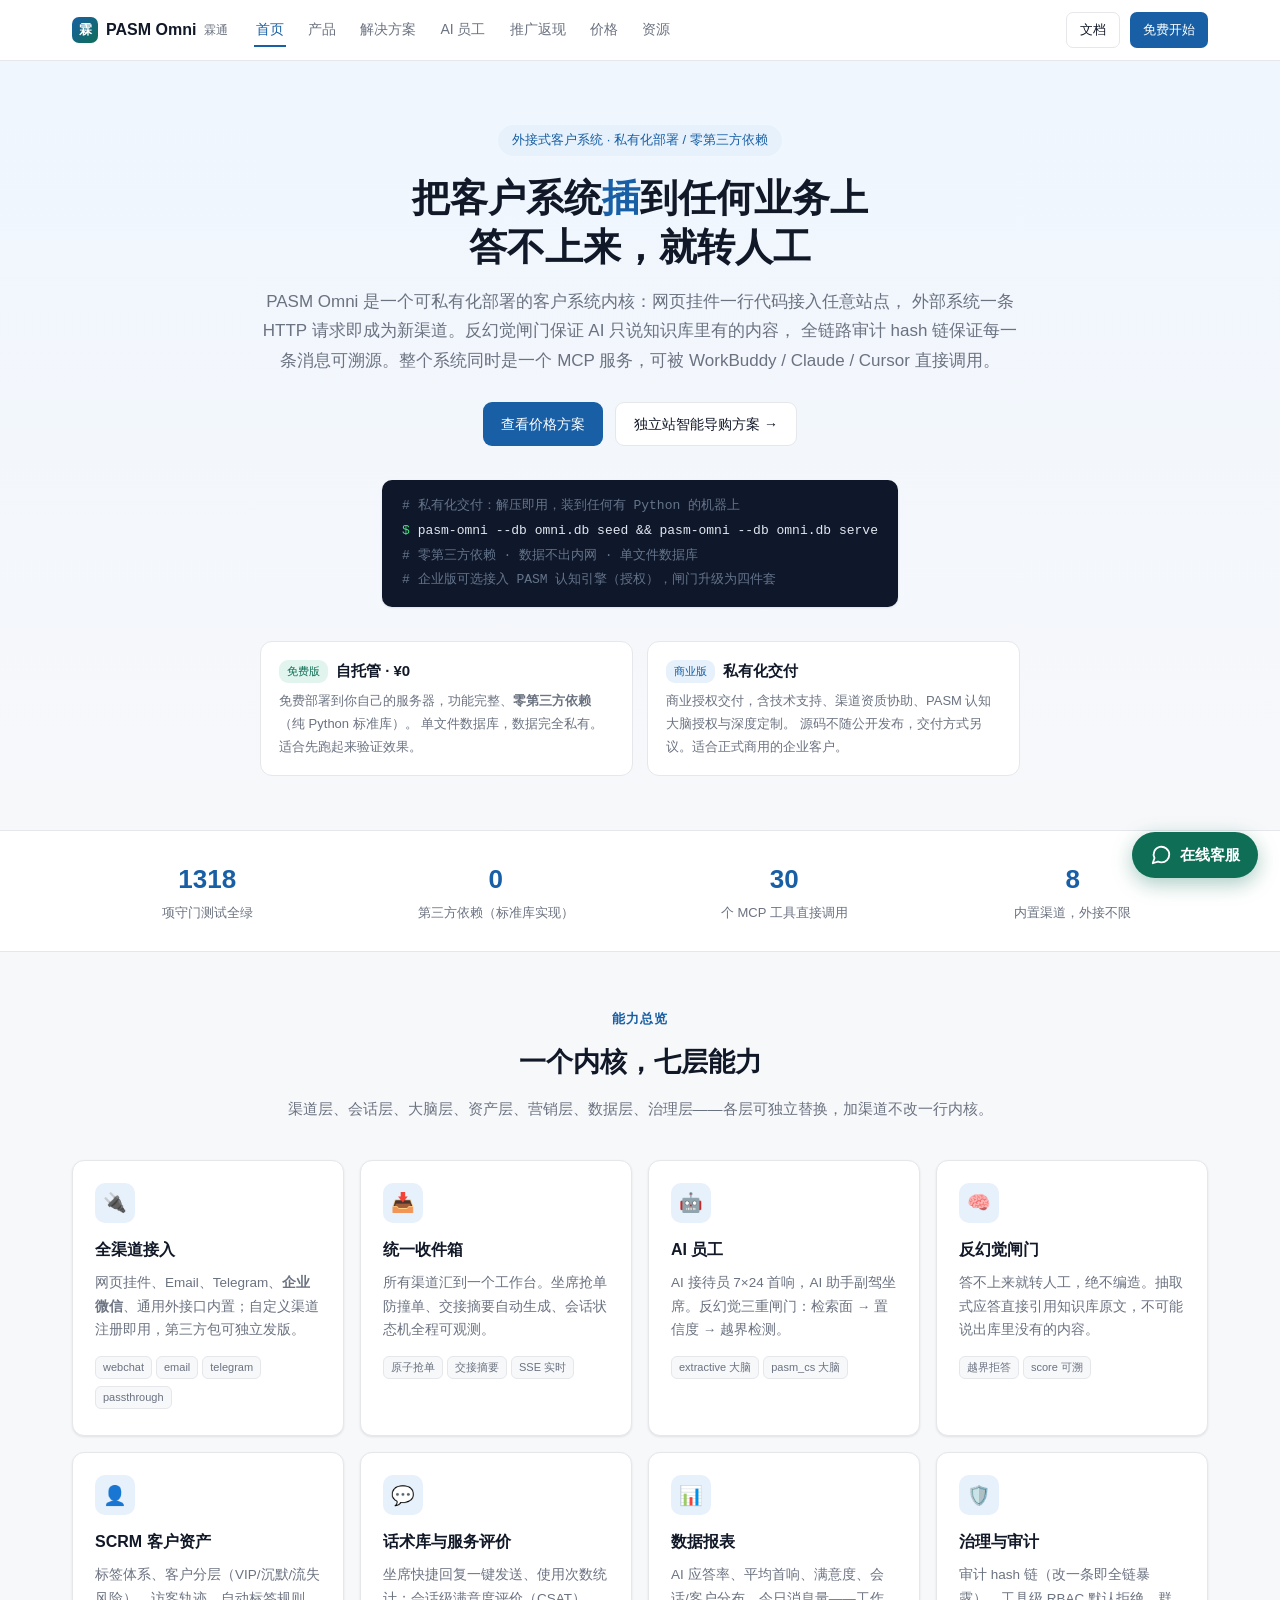
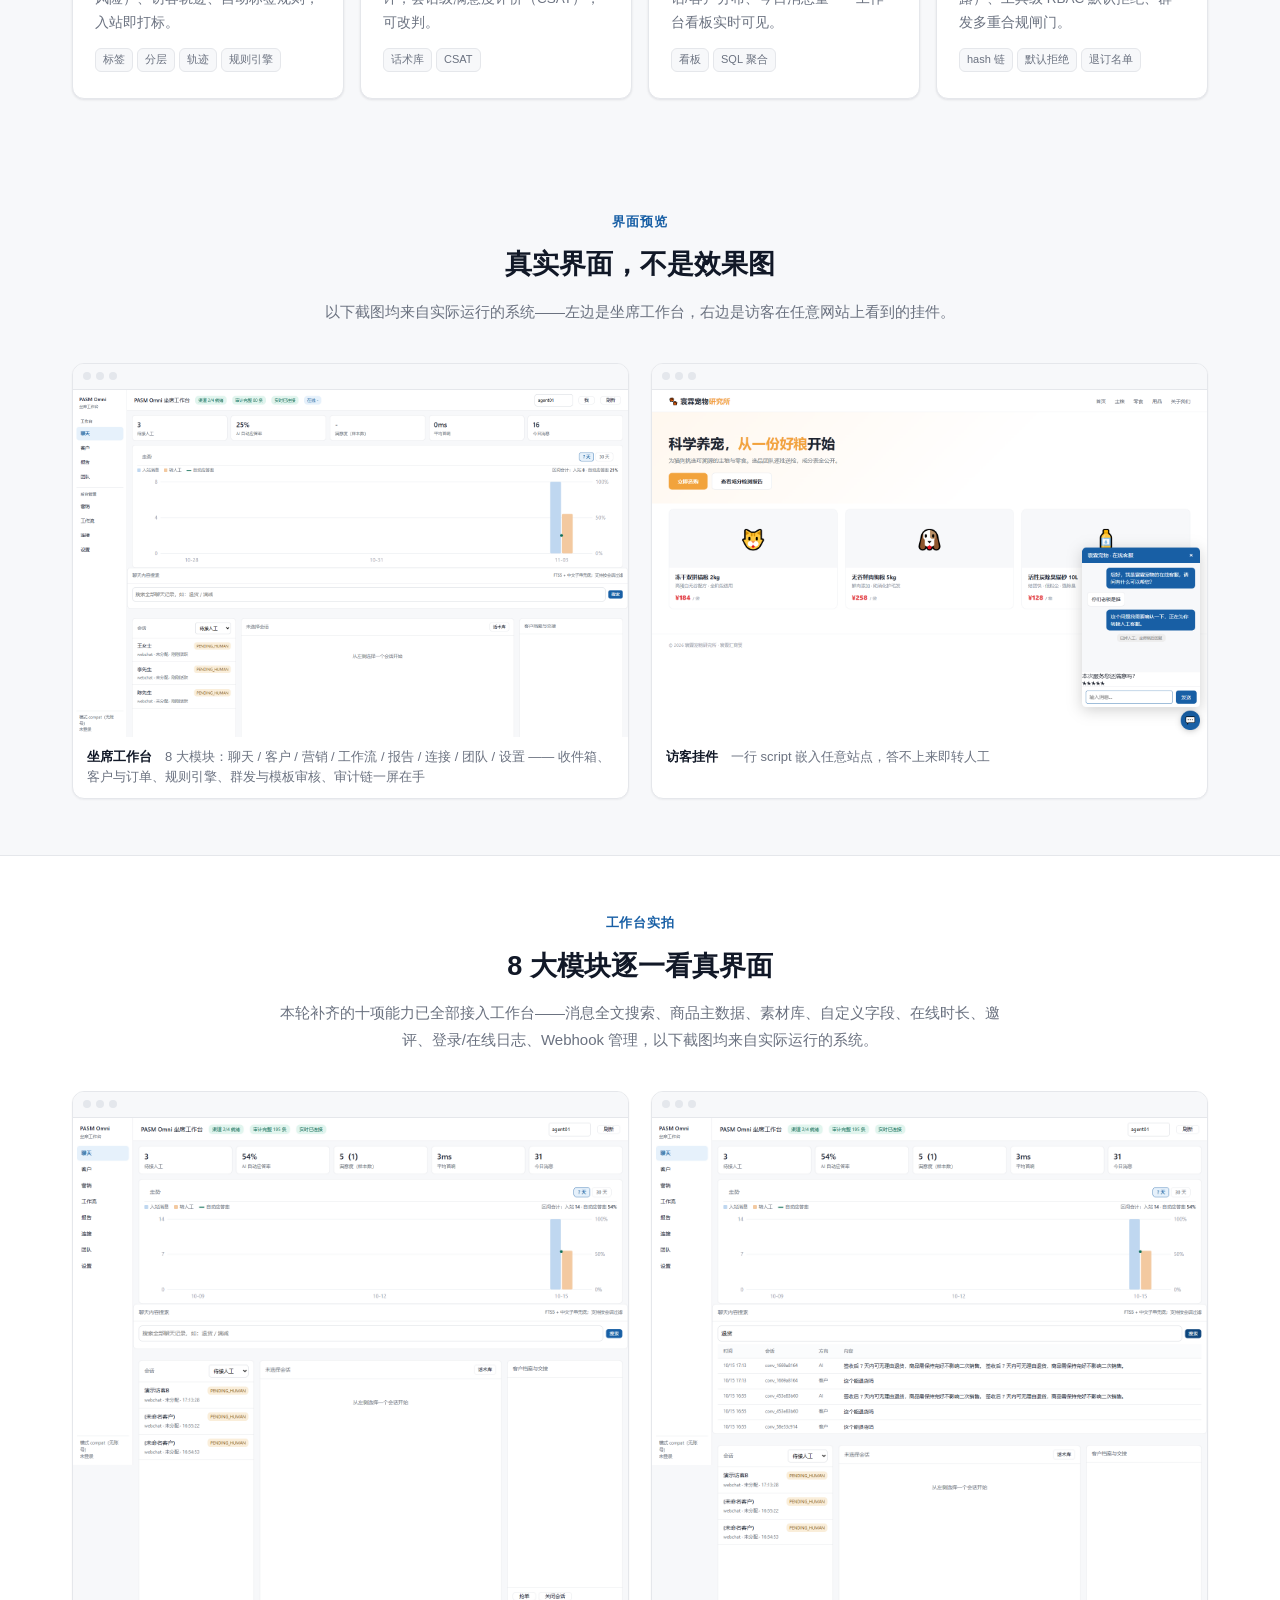
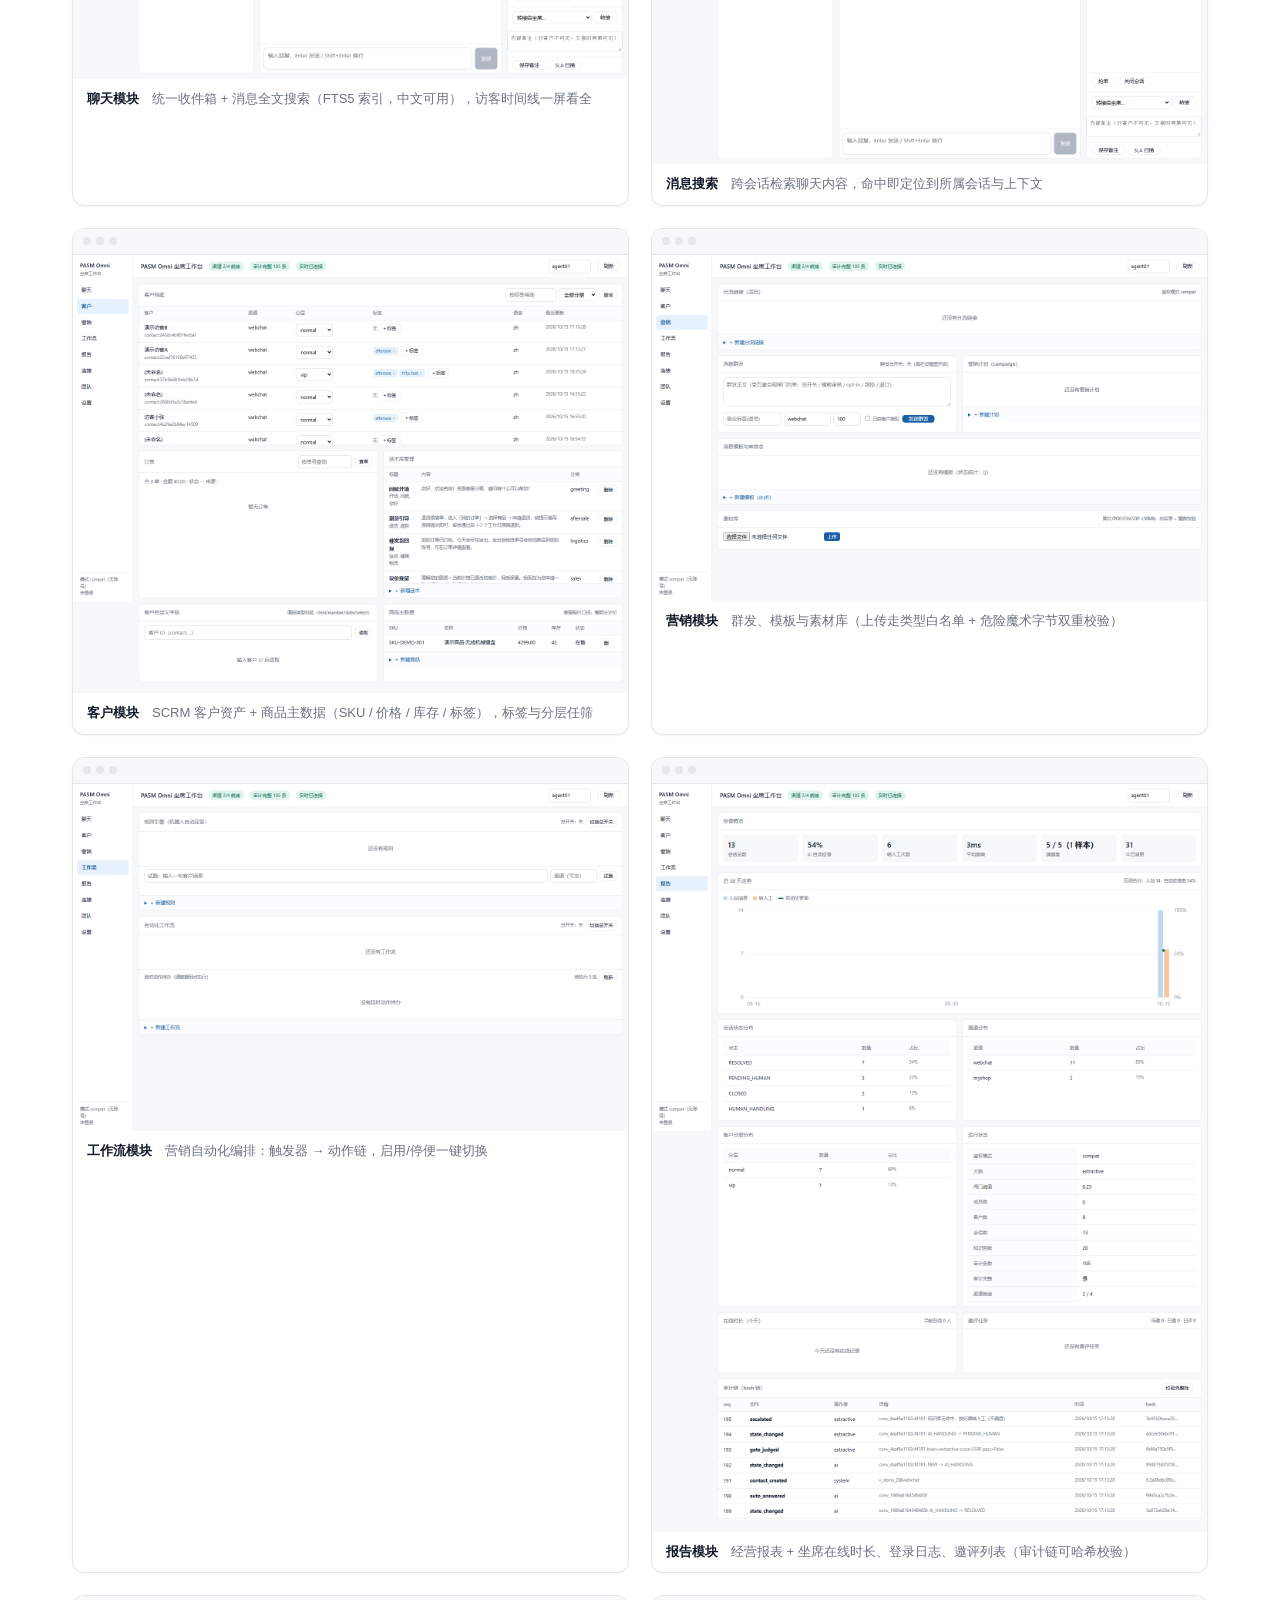
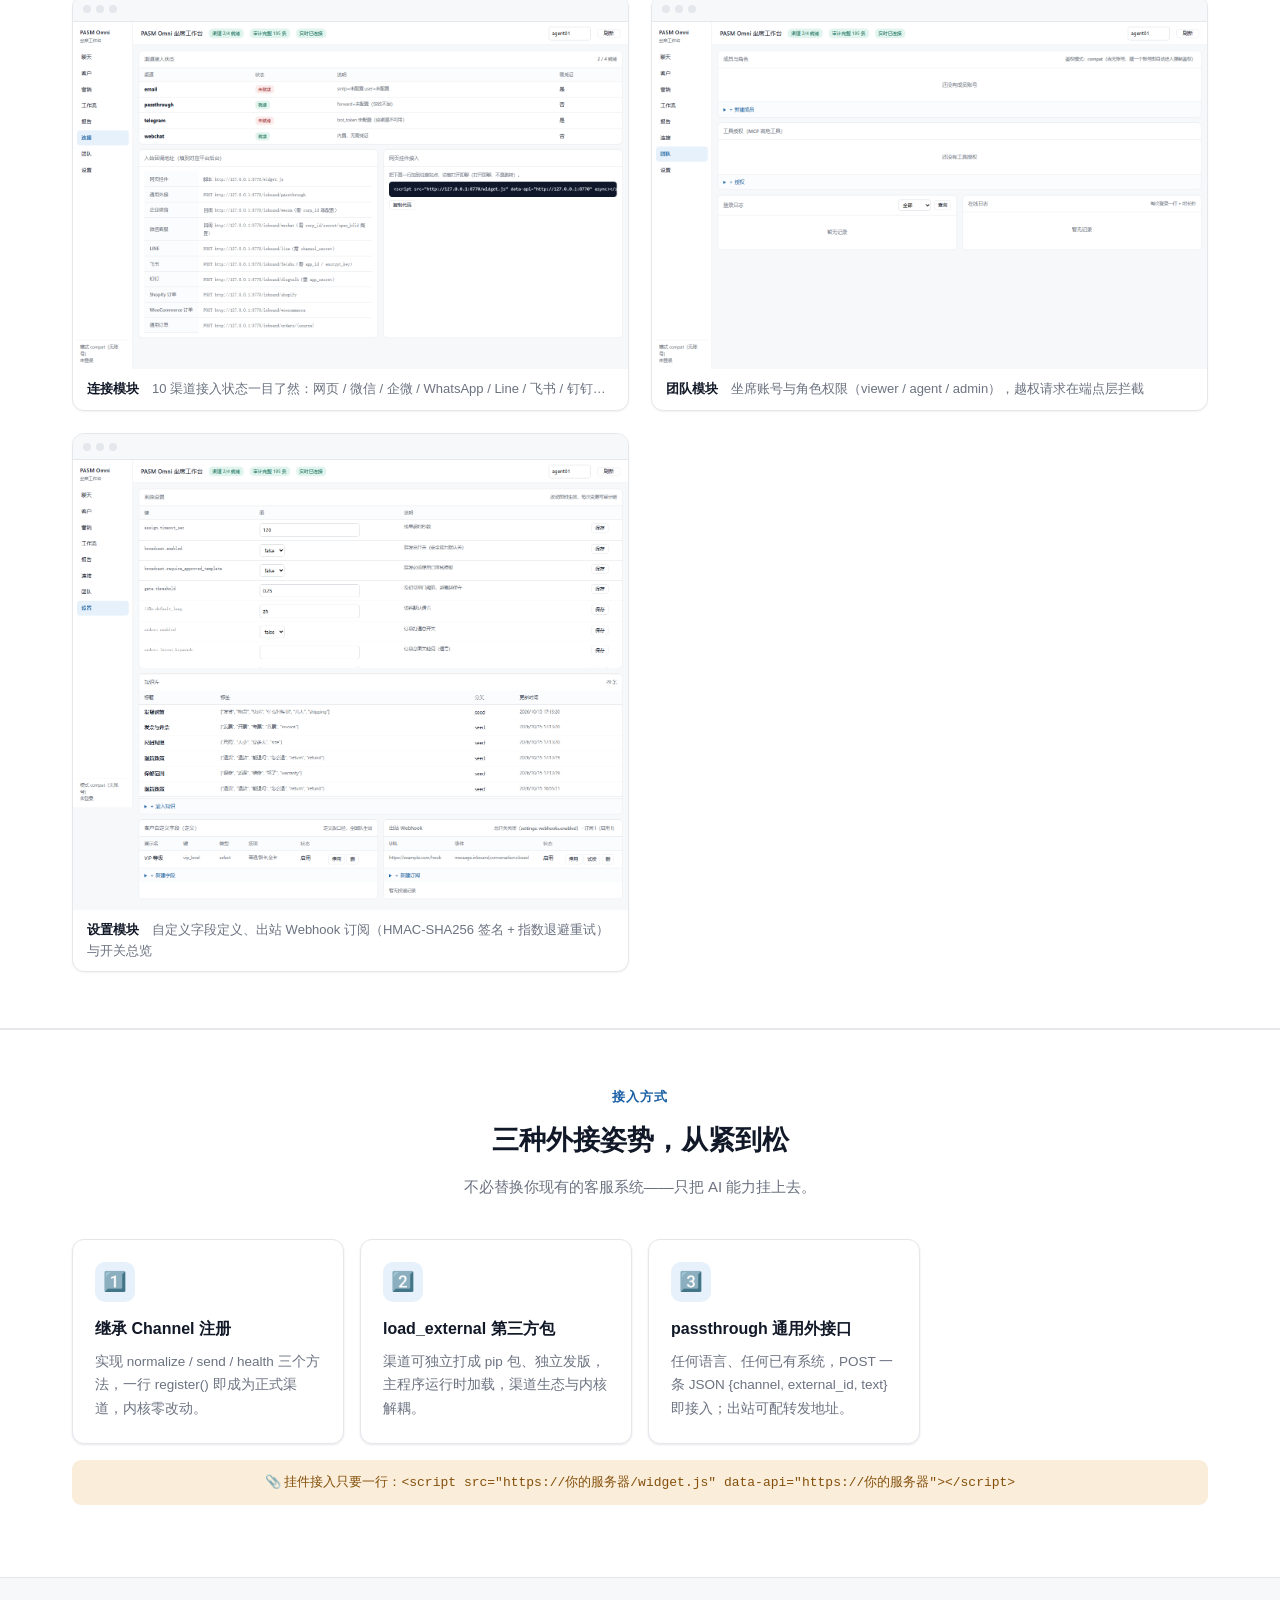
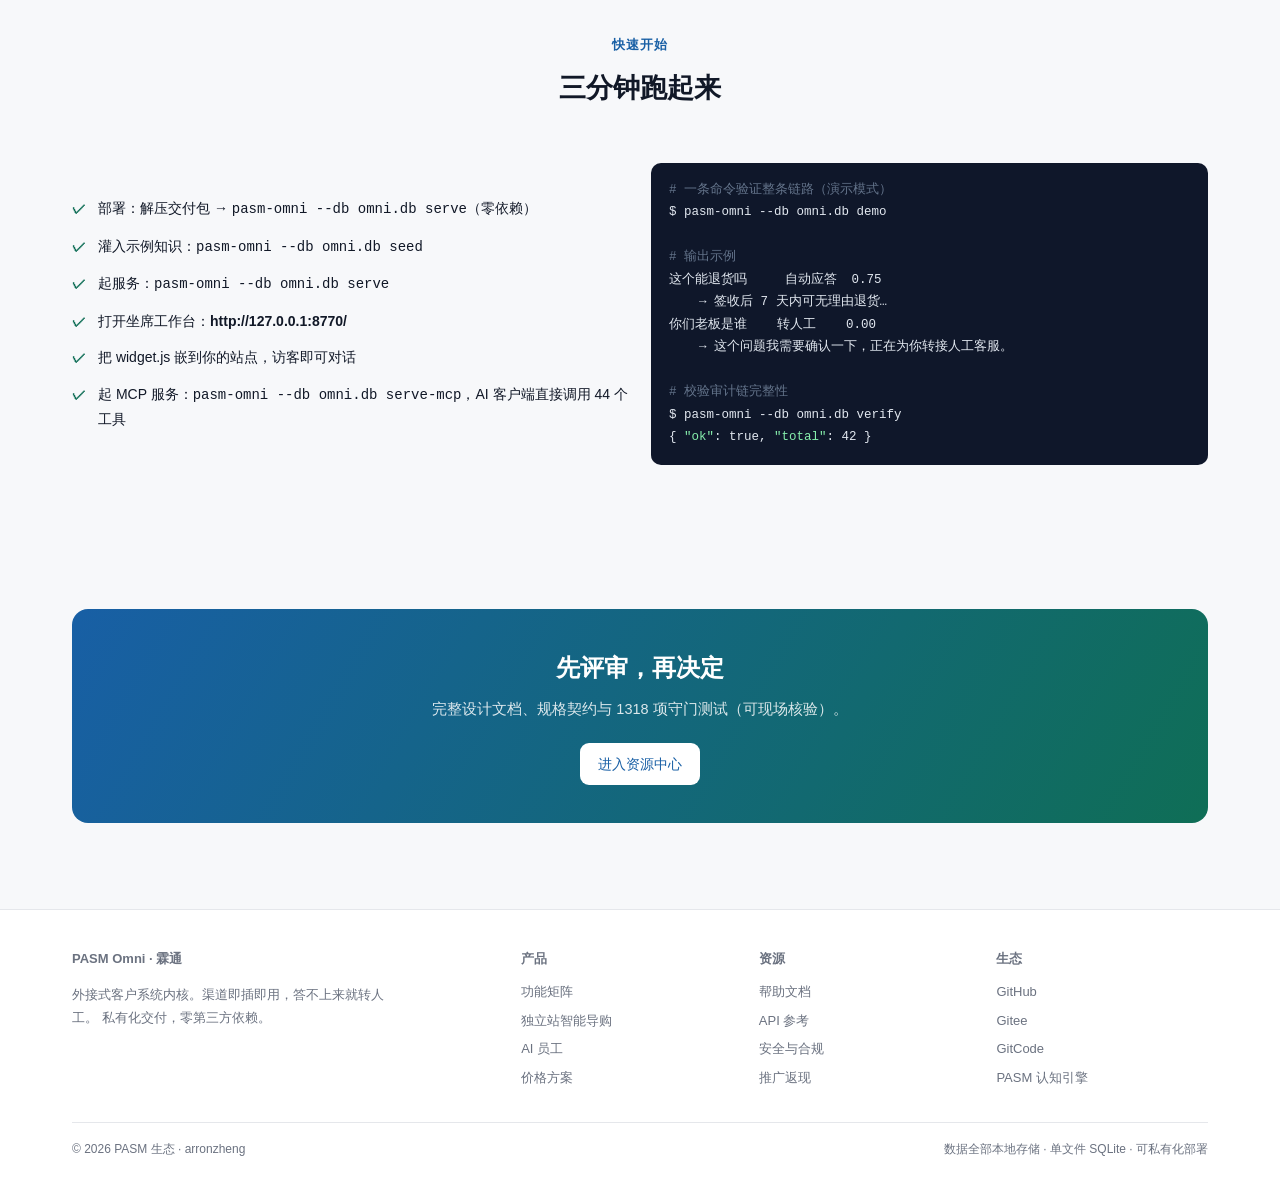
<file: index.html>
<!DOCTYPE html>
<html lang="zh-CN" data-page-node-id="w8qqHsuXGgPK2ohfjFqoZd">
<head data-page-node-id="IDcbI5Nkqi9h0H0VdPRyFh">
<meta charset="utf-8" data-page-node-id="sv8UOC8tCam1q00SYSHU8O">
<meta name="viewport" content="width=device-width,initial-scale=1" data-page-node-id="zfsBFrWWLQ3cYG1rdgAHII">
<title>PASM Omni 霖通 · 外接式客户系统 —— 渠道即插即用，答不上来就转人工</title>
<meta name="description" content="PASM Omni（霖通）是外接式客户系统内核：全渠道接入、统一收件箱、AI 员工、反幻觉闸门、SCRM 客户资产、话术库、数据报表、审计链，MCP 原生，可私有化部署。私有化交付，零第三方依赖。" data-page-node-id="zxfVqxWtEPM9A2v8tG4HxC">
<link rel="stylesheet" href="assets/site.css" data-page-node-id="OWl3e0qu2B3IXukJlZTLNH">
</head>
<body data-page-node-id="DWw7iVl6Eg1GUaUn3JlOku">

<nav class="nav" data-page-node-id="cPGhYCzOdmK8bEAkv6Fp9Z">
  <div class="wrap" data-page-node-id="N9BmppKVntz2kc2aRa4FJK">
    <a class="brand" href="index.html" data-page-node-id="So5di8SBvWu9PZ3k0DqknB"><span class="logo" data-page-node-id="IEeplBZZco4xWtl6trP7L4">霖</span>PASM Omni <small data-page-node-id="BinsbkXc18Xy50EFZtN5fa">霖通</small></a>
    <div class="nav-links" data-page-node-id="ub1ljo8di5KBAWrfqqsF9H">
      <a href="index.html" class="on" data-page-node-id="6rUBDI66581gICzHKMc7mU">首页</a>
      <a href="products.html" data-page-node-id="zHLHNxbFl29qXa5kuhc6TB">产品</a>
      <a href="solutions.html" data-page-node-id="6cbaAfh84upP2X9MeBN4F1">解决方案</a>
      <a href="ai-agents.html" data-page-node-id="ilShnPc6iaaBT4l35wAFtC">AI 员工</a>
      <a href="promotion.html" data-page-node-id="0YhAfM1vDyvaemncXPpbrn">推广返现</a>
      <a href="pricing.html" data-page-node-id="taD8O6NJEI8MmHN0HacNNW">价格</a>
      <a href="resources.html" data-page-node-id="hjUcC6u2H756vK5muX16wV">资源</a>
    </div>
    <div class="nav-cta" data-page-node-id="bF7T5CSqzHulnUTMdcZJjq">
      <a class="btn ghost sm" href="resources.html" data-page-node-id="jOT9LBbY3POclhkrCOd6z4">文档</a>
      <a class="btn sm" href="pricing.html" data-page-node-id="hXj9iChQjeNBHg1BYWi9Vh">免费开始</a>
    </div>
  </div>
</nav>

<!-- ============ HERO ============ -->
<header class="hero" data-page-node-id="qukAVn1uBSArZQCbYfeTBo">
  <div class="wrap" data-page-node-id="MRXdTkjVoOn6dYAHsJpBtV">
    <span class="kicker" data-page-node-id="UeA8KTYw5uBS65Uq2TP5qF">外接式客户系统 · 私有化部署 / 零第三方依赖</span>
    <h1 data-page-node-id="KtKYUwcQIH4ssN1xWQJcBX">把客户系统<em data-page-node-id="TPTmdG4im9GoH0vuyZKXvO">插</em>到任何业务上<br data-page-node-id="c2WgWwEJ3nEyGJHI7RfPlj">答不上来，就转人工</h1>
    <p class="sub" data-page-node-id="kZbfmGpejIZ3zDwjbH0qqd">PASM Omni 是一个可私有化部署的客户系统内核：网页挂件一行代码接入任意站点，
    外部系统一条 HTTP 请求即成为新渠道。反幻觉闸门保证 AI 只说知识库里有的内容，
    全链路审计 hash 链保证每一条消息可溯源。整个系统同时是一个 MCP 服务，可被
    WorkBuddy / Claude / Cursor 直接调用。</p>
    <div class="cta" data-page-node-id="xuf4FWT5kmSucGPmcV0PtJ">
      <a class="btn" href="pricing.html" data-page-node-id="zhchELwKUuXXZrCbKOBfdI">查看价格方案</a>
      <a class="btn ghost" href="solutions.html" data-page-node-id="iC8vrlv8Zzd2OEt0WWgy9g">独立站智能导购方案 →</a>
    </div>
    <div class="code" data-page-node-id="TOLan8FBxsPiYk5Zbf7mTe">
      <span class="c" data-page-node-id="fDQjjWjnKRQmONidXAanpB"># 私有化交付：解压即用，装到任何有 Python 的机器上</span><br data-page-node-id="sFElJH9or6Ssr2vXbPVM6K">
      <span class="g" data-page-node-id="c7eIXhaYzE3HPkYdXYimi3">$</span> pasm-omni --db omni.db seed &amp;&amp; pasm-omni --db omni.db serve<br data-page-node-id="pZG4c4bG6enhiVV4J4SK5b">
      <span class="c" data-page-node-id="yF5WmPDbDAYKwciAnPidHM"># 零第三方依赖 · 数据不出内网 · 单文件数据库</span><br data-page-node-id="7Q7Y0MHQGHS72VidCUnD8T">
      <span class="c" data-page-node-id="XuEAZ2GichffHhBDAPUAXf"># 企业版可选接入 PASM 认知引擎（授权），闸门升级为四件套</span>
    </div>

    <div class="editions" data-page-node-id="dn41stQB00F0FdUqwWFONM">
      <div class="edition" data-page-node-id="yFFqZGcXUwifpMHmrVOgqb">
        <h3 data-page-node-id="NyLSmLs4ON87Y4kQtqKZG7"><span class="pill free" data-page-node-id="3r4SLiss9Tkt8fcyK0m3j4">免费版</span>自托管 · ¥0</h3>
        <p data-page-node-id="7SzEvngWcKYp8VfMCfqMrw">免费部署到你自己的服务器，功能完整、<b data-page-node-id="ysRg3ZZgh6nZmWOEeGJZmZ">零第三方依赖</b>（纯 Python 标准库）。
        单文件数据库，数据完全私有。适合先跑起来验证效果。</p>
      </div>
      <div class="edition" data-page-node-id="oQiW3S8b4yYWe9UE81GhWt">
        <h3 data-page-node-id="Q6Ks050yvC6fDk3SZ4ajiv"><span class="pill oss" data-page-node-id="B3K7yYOTZCiBGRv3N64p2U">商业版</span>私有化交付</h3>
        <p data-page-node-id="koVJEMIl0WZg0gVKtcyFSK">商业授权交付，含技术支持、渠道资质协助、PASM 认知大脑授权与深度定制。
        源码不随公开发布，交付方式另议。适合正式商用的企业客户。</p>
      </div>
    </div>
  </div>
</header>

<!-- ============ 数据条 ============ -->
<div class="stats" data-page-node-id="22Tw3ROP0xWe7QHXl8gbhG">
  <div class="wrap" data-page-node-id="vGQcNKYviVLgDQLDGhEqsw">
    <div data-page-node-id="lYCY4Gp0DDqfr3FFEvQej7"><div class="n" data-page-node-id="ECaaDFsiVypt14SHJozntV">1318</div><div class="l" data-page-node-id="J91rXlqk6mL8lLIqAOI8Ho">项守门测试全绿</div></div>
    <div data-page-node-id="hNg3zXiuanEDFuc1r7LsIe"><div class="n" data-page-node-id="k6Jsqs9PBOsUVg6CZZdYMF">0</div><div class="l" data-page-node-id="uF23lLeq14WNopgv9WhEKk">第三方依赖（标准库实现）</div></div>
    <div data-page-node-id="YjcoiCIrp7rKEmVw00oYfW"><div class="n" data-page-node-id="c6RJ12TKzEJ2uwyAlbEegu">30</div><div class="l" data-page-node-id="4bSNCz8OAAZYpp7z96a7Lk">个 MCP 工具直接调用</div></div>
    <div data-page-node-id="jBxhEVTY603qp8KxJBxSWy"><div class="n" data-page-node-id="wGExHQqg161wCgB8ezz1DQ">8</div><div class="l" data-page-node-id="XgDG2JQHxKpl8alOb4UMUF">内置渠道，外接不限</div></div>
  </div>
</div>

<!-- ============ 能力总览 ============ -->
<section class="block" data-page-node-id="t6qsrMsrH5QHeASAiqvPy2">
  <div class="wrap" data-page-node-id="Y2ebxX2ekGcb9GFoCJnP4A">
    <div class="block-head" data-page-node-id="oyD6RYg80ab9RU1tjlM3ea">
      <div class="tag" data-page-node-id="vbkJKydkj89DwFawy7XCW9">能力总览</div>
      <h2 data-page-node-id="0GKyYPBcByhWjmXn2KwXvc">一个内核，七层能力</h2>
      <p data-page-node-id="6Mk6UuxARtD9hDpRMpqne1">渠道层、会话层、大脑层、资产层、营销层、数据层、治理层——各层可独立替换，加渠道不改一行内核。</p>
    </div>
    <div class="cards" data-page-node-id="FC40TAdJJQ32IzNT0EIoZJ">
      <div class="card" data-page-node-id="Ne6teDmk4PoZkRN8cYsqAA">
        <div class="icon" data-page-node-id="BKpYHggCQkxmghGA06UqeO">🔌</div>
        <h3 data-page-node-id="y30NFyb2cg9iaTrPPDmh43">全渠道接入</h3>
        <p data-page-node-id="nGQv89YqJPebG7sCP4J692">网页挂件、Email、Telegram、<b data-page-node-id="wgxDF8npHNwp1eqsVTl1pz">企业微信</b>、通用外接口内置；自定义渠道注册即用，第三方包可独立发版。</p>
        <div class="tags" data-page-node-id="CKe1eHqO9qn3HeyEiUnVqr"><span data-page-node-id="MzQAkdGYPCtduc7NRWePqE">webchat</span><span data-page-node-id="gZmD2GbzXhsN2P5ua4nTq8">email</span><span data-page-node-id="1Iyom1nLetcJI28cO0pQLl">telegram</span><span data-page-node-id="dzn3VNdJMbHrTRPemJYkYs">passthrough</span></div>
      </div>
      <div class="card" data-page-node-id="T17UTd0MxMqo0vFdim9WOx">
        <div class="icon" data-page-node-id="UZQ2a4dES0dWYEjuYp1V1q">📥</div>
        <h3 data-page-node-id="8P07luLemCNF6O42iD5zYy">统一收件箱</h3>
        <p data-page-node-id="Ffe0jgjXHoVa1oJwlgrbGX">所有渠道汇到一个工作台。坐席抢单防撞单、交接摘要自动生成、会话状态机全程可观测。</p>
        <div class="tags" data-page-node-id="F3oTto6u7JGPAEiJsgE9oU"><span data-page-node-id="UXTa2ANAaywVsByOCiwaCv">原子抢单</span><span data-page-node-id="dI2QAKc9Vtu2p22fKrxo1K">交接摘要</span><span data-page-node-id="legrrmbxLkUZP4c7rDFm0y">SSE 实时</span></div>
      </div>
      <div class="card" data-page-node-id="1WHRKzv9nPMm9VImZ8ii7J">
        <div class="icon" data-page-node-id="8iVDvxDTCD4bYLC5ukDVua">🤖</div>
        <h3 data-page-node-id="NuD6JBPprYvNwZpYps5Xqz">AI 员工</h3>
        <p data-page-node-id="RmLhOJZBzEbVEI5VjylSYR">AI 接待员 7×24 首响，AI 助手副驾坐席。反幻觉三重闸门：检索面 → 置信度 → 越界检测。</p>
        <div class="tags" data-page-node-id="tyB7uorJZbGtB4ghTDTQ8N"><span data-page-node-id="GUrSU7m7BYZEazgC2e4vIu">extractive 大脑</span><span data-page-node-id="eymNrS464KFsigGaYYRF9B">pasm_cs 大脑</span></div>
      </div>
      <div class="card" data-page-node-id="0R0sfwDHEO3v78u8bBYaVr">
        <div class="icon" data-page-node-id="7xcuCKYWkTrRomeexY85c3">🧠</div>
        <h3 data-page-node-id="YRNUCrhi0vaEC5bW34FUQm">反幻觉闸门</h3>
        <p data-page-node-id="HylnoABYATaAHApHrh4C4y">答不上来就转人工，绝不编造。抽取式应答直接引用知识库原文，不可能说出库里没有的内容。</p>
        <div class="tags" data-page-node-id="AUG5xgC5bX66WHMmmVGlbC"><span data-page-node-id="xMCR0DXZOpUZmETD8BjD5r">越界拒答</span><span data-page-node-id="lhdjZaG06p0Afn7Tt3TSRT">score 可溯</span></div>
      </div>
      <div class="card" data-page-node-id="4NxVP7dcBBraJ2wvrK3ZQ0">
        <div class="icon" data-page-node-id="SQHptyvgHsUHUAAAFNrhu0">👤</div>
        <h3 data-page-node-id="xFCdXbzf5dEKxPdVgMiyZV">SCRM 客户资产</h3>
        <p data-page-node-id="kLwKkCYmUApD04Zj9114Np">标签体系、客户分层（VIP/沉默/流失风险）、访客轨迹、自动标签规则，入站即打标。</p>
        <div class="tags" data-page-node-id="EqT8ZQqMORVSvHURxocwae"><span data-page-node-id="NCpD1BnhP70U6JNHtqkzYa">标签</span><span data-page-node-id="avSnnqTzO3wSFv6vtODLxC">分层</span><span data-page-node-id="CQvH2ZJu4hoU27qumUjdqr">轨迹</span><span data-page-node-id="z4iFSDzrWS8dJBFIeXI4WC">规则引擎</span></div>
      </div>
      <div class="card" data-page-node-id="gjOOEvndoCIHbnbYiJ5QG9">
        <div class="icon" data-page-node-id="1m36xrFFyljrhBskahLfP5">💬</div>
        <h3 data-page-node-id="MrN2rkFdm4igHmHQOn1h97">话术库与服务评价</h3>
        <p data-page-node-id="kKDyCIpOHmu5hoBeoDln3L">坐席快捷回复一键发送、使用次数统计；会话级满意度评价（CSAT），可改判。</p>
        <div class="tags" data-page-node-id="V6u3lNxvhzd7RKO27dS9N7"><span data-page-node-id="ORCAp7kZUEK86TEJvnoexE">话术库</span><span data-page-node-id="DC1872IODO9LhDk1fGBHGE">CSAT</span></div>
      </div>
      <div class="card" data-page-node-id="6gTTUGpDmmRmlYijAFnA6W">
        <div class="icon" data-page-node-id="8fIP3E9OLnEAEwE5FP3ZIc">📊</div>
        <h3 data-page-node-id="8FQFgxICp4LZ5zXAjxbRck">数据报表</h3>
        <p data-page-node-id="gQ7iH08pZJDBNf587lP7N5">AI 应答率、平均首响、满意度、会话/客户分布、今日消息量——工作台看板实时可见。</p>
        <div class="tags" data-page-node-id="wmBoEg6zUL1BH6V0VYST1J"><span data-page-node-id="5ejLAlPY6lxuHNlV7eyeFK">看板</span><span data-page-node-id="F7GqhM5nBNi8n4G2ifAkCJ">SQL 聚合</span></div>
      </div>
      <div class="card" data-page-node-id="h7prQieTrEI0rMFNkUqav4">
        <div class="icon" data-page-node-id="HAnTXG8ssvE99SqvyCN7Dt">🛡️</div>
        <h3 data-page-node-id="Hy2WnVIDH6jcK2wS3oEgF0">治理与审计</h3>
        <p data-page-node-id="E1CZMiYcdB8PO10mch2Kzj">审计 hash 链（改一条即全链暴露）、工具级 RBAC 默认拒绝、群发多重合规闸门。</p>
        <div class="tags" data-page-node-id="MYdIuEelZ5QkOnhneG6IsB"><span data-page-node-id="Md7gOKFwKduVGcpkT0p97u">hash 链</span><span data-page-node-id="zn4jCEfOKZTl2a3vRwfdBx">默认拒绝</span><span data-page-node-id="OzTDj0DTebfi3qfKE6GY2C">退订名单</span></div>
      </div>
    </div>
  </div>
</section>

<!-- ============ 界面预览 ============ -->
<section class="block" data-page-node-id="779XoCz86G8J0oXgam7TJL">
  <div class="wrap" data-page-node-id="XZIBASlWdv9P9JXIpnyNOW">
    <div class="block-head" data-page-node-id="V2fxXE4D6FTh0BiEjSmhYL">
      <div class="tag" data-page-node-id="yvsGGQU2XnDF8uc5WM0HW2">界面预览</div>
      <h2 data-page-node-id="BjVfMYxPGWBnl2gEmU9yOc">真实界面，不是效果图</h2>
      <p data-page-node-id="Wx3wHtuyPwIaLVOApn5Du8">以下截图均来自实际运行的系统——左边是坐席工作台，右边是访客在任意网站上看到的挂件。</p>
    </div>
    <div class="shots" data-page-node-id="GxeFs5Q7uzr8ds2hkM5TuD">
      <figure class="shot" data-page-node-id="F4AMJnRJptcBNOABNpvm6w">
        <div class="bar" data-page-node-id="PLaBhoxsxyrjnQ9TehyiOH"><i data-page-node-id="vNfKIpKKRoTPULh4uDDOYt"></i><i data-page-node-id="9cipGubc8VJy4OJLap97Ip"></i><i data-page-node-id="M8VoNyPeOiIpj6I0HYPHk7"></i></div>
        <img src="screenshots/console-workbench.png" alt="PASM Omni 运营工作台" loading="lazy" data-page-node-id="OF5S82xJKqNIIkN376BHkX">
        <figcaption data-page-node-id="R1EQoHlZGKlEtx3AbPZLsD"><b data-page-node-id="9hBxBmRqbaJYSVk4MWMDND">坐席工作台</b>　8 大模块：聊天 / 客户 / 营销 / 工作流 / 报告 / 连接 / 团队 / 设置 —— 收件箱、客户与订单、规则引擎、群发与模板审核、审计链一屏在手</figcaption>
      </figure>
      <figure class="shot" data-page-node-id="s34obEy8YvxBODfJDLLeNK">
        <div class="bar" data-page-node-id="pyCBMRgsVA4CPZvQQfjFzl"><i data-page-node-id="pyZOkqH4XEVv3ljGcqe3Lx"></i><i data-page-node-id="2A0vYAmHZFofk1GOdRa3J4"></i><i data-page-node-id="cRWuGEff3Q0groISmbNJA6"></i></div>
        <img src="screenshots/widget-chat.png" alt="网页挂件访客对话" loading="lazy" data-page-node-id="2A4OfeFKS3lZsSixNCUY8P">
        <figcaption data-page-node-id="dC1ZUEPmqJIqCWOknvyvnb"><b data-page-node-id="V5iIoU6jqWlfBHwHc1KITm">访客挂件</b>　一行 script 嵌入任意站点，答不上来即转人工</figcaption>
      </figure>
    </div>
  </div>
</section>

<!-- ============ 工作台全模块实拍 ============ -->
<section class="block alt">
  <div class="wrap">
    <div class="block-head">
      <div class="tag">工作台实拍</div>
      <h2>8 大模块逐一看真界面</h2>
      <p>本轮补齐的十项能力已全部接入工作台——消息全文搜索、商品主数据、素材库、自定义字段、在线时长、邀评、登录/在线日志、Webhook 管理，以下截图均来自实际运行的系统。</p>
    </div>
    <div class="shots">
      <figure class="shot">
        <div class="bar"><i></i><i></i><i></i></div>
        <img src="shots/chat.png" alt="聊天模块与消息搜索面板" loading="lazy">
        <figcaption><b>聊天模块</b>　统一收件箱 + 消息全文搜索（FTS5 索引，中文可用），访客时间线一屏看全</figcaption>
      </figure>
      <figure class="shot">
        <div class="bar"><i></i><i></i><i></i></div>
        <img src="shots/chat-search.png" alt="消息搜索结果特写" loading="lazy">
        <figcaption><b>消息搜索</b>　跨会话检索聊天内容，命中即定位到所属会话与上下文</figcaption>
      </figure>
      <figure class="shot">
        <div class="bar"><i></i><i></i><i></i></div>
        <img src="shots/contacts.png" alt="客户模块与商品主数据" loading="lazy">
        <figcaption><b>客户模块</b>　SCRM 客户资产 + 商品主数据（SKU / 价格 / 库存 / 标签），标签与分层任筛</figcaption>
      </figure>
      <figure class="shot">
        <div class="bar"><i></i><i></i><i></i></div>
        <img src="shots/marketing.png" alt="营销模块与素材库" loading="lazy">
        <figcaption><b>营销模块</b>　群发、模板与素材库（上传走类型白名单 + 危险魔术字节双重校验）</figcaption>
      </figure>
      <figure class="shot">
        <div class="bar"><i></i><i></i><i></i></div>
        <img src="shots/flows.png" alt="工作流模块" loading="lazy">
        <figcaption><b>工作流模块</b>　营销自动化编排：触发器 → 动作链，启用/停便一键切换</figcaption>
      </figure>
      <figure class="shot">
        <div class="bar"><i></i><i></i><i></i></div>
        <img src="shots/reports.png" alt="报告模块与在线统计" loading="lazy">
        <figcaption><b>报告模块</b>　经营报表 + 坐席在线时长、登录日志、邀评列表（审计链可哈希校验）</figcaption>
      </figure>
      <figure class="shot">
        <div class="bar"><i></i><i></i><i></i></div>
        <img src="shots/channels.png" alt="连接模块" loading="lazy">
        <figcaption><b>连接模块</b>　10 渠道接入状态一目了然：网页 / 微信 / 企微 / WhatsApp / Line / 飞书 / 钉钉…</figcaption>
      </figure>
      <figure class="shot">
        <div class="bar"><i></i><i></i><i></i></div>
        <img src="shots/team.png" alt="团队模块" loading="lazy">
        <figcaption><b>团队模块</b>　坐席账号与角色权限（viewer / agent / admin），越权请求在端点层拦截</figcaption>
      </figure>
      <figure class="shot">
        <div class="bar"><i></i><i></i><i></i></div>
        <img src="shots/settings.png" alt="设置模块与 Webhook 管理" loading="lazy">
        <figcaption><b>设置模块</b>　自定义字段定义、出站 Webhook 订阅（HMAC-SHA256 签名 + 指数退避重试）与开关总览</figcaption>
      </figure>
    </div>
  </div>
</section>

<!-- ============ 接入方式 ============ -->
<section class="block alt" data-page-node-id="106Pr14Y2NlTpdavZ3At8s">
  <div class="wrap" data-page-node-id="bTYDkzAVrMhYnGRB6nBftV">
    <div class="block-head" data-page-node-id="nMs9WLPhmu1qoECczLLheH">
      <div class="tag" data-page-node-id="hB1ocUCklwKIb0ozGt3C7t">接入方式</div>
      <h2 data-page-node-id="cC6UJBcWERDpVMsD5U11Mb">三种外接姿势，从紧到松</h2>
      <p data-page-node-id="jorHF1SrjINIf8ESmgcJoS">不必替换你现有的客服系统——只把 AI 能力挂上去。</p>
    </div>
    <div class="cards" data-page-node-id="cNgCgNqKZIuupA2jkmwBUV">
      <div class="card" data-page-node-id="efW8WnpDAL6LLRxj6enMd2">
        <div class="icon" data-page-node-id="s2zlngdT2ggVNTS6lSP3ML">1️⃣</div>
        <h3 data-page-node-id="VG6EeAmf4hlw9HHt6gfEhL">继承 Channel 注册</h3>
        <p data-page-node-id="1hsCHVejF3hStkrTJRxPCE">实现 normalize / send / health 三个方法，一行 register() 即成为正式渠道，内核零改动。</p>
      </div>
      <div class="card" data-page-node-id="GAdUd1KStD7W7ZlG9XeEe6">
        <div class="icon" data-page-node-id="4DJig0DtlmoljcihXrAEUZ">2️⃣</div>
        <h3 data-page-node-id="3zfyOxBiVzvlW5mn02Bj4y">load_external 第三方包</h3>
        <p data-page-node-id="ODLu0BBgVVqOVVtbfEzqv5">渠道可独立打成 pip 包、独立发版，主程序运行时加载，渠道生态与内核解耦。</p>
      </div>
      <div class="card" data-page-node-id="xXEC7adufHiCqkPyTFjO31">
        <div class="icon" data-page-node-id="HOigdixBAvHahvmAU6BTJY">3️⃣</div>
        <h3 data-page-node-id="D4GA0WkG2To1jiwILWQxbK">passthrough 通用外接口</h3>
        <p data-page-node-id="uiCwHe7VJbuAQ0lWqh2wow">任何语言、任何已有系统，POST 一条 JSON {channel, external_id, text} 即接入；出站可配转发地址。</p>
      </div>
    </div>
    <div class="note center mt20" data-page-node-id="hTlMcGgadtWRyPA07KEt84">
      📎 挂件接入只要一行：<code data-page-node-id="efzgFzLqTl3OLGsnjOkUHL">&lt;script src="https://你的服务器/widget.js" data-api="https://你的服务器"&gt;&lt;/script&gt;</code>
    </div>
  </div>
</section>

<!-- ============ 快速开始 ============ -->
<section class="block" data-page-node-id="VaTId72yyLs7FEUD6HYko4">
  <div class="wrap" data-page-node-id="QQCNih84Gif7zC23tfLH6U">
    <div class="block-head" data-page-node-id="8zk7z5oRRtGRWiQA4JD3lR">
      <div class="tag" data-page-node-id="fygaDo2ucybBDEK0D0Av0G">快速开始</div>
      <h2 data-page-node-id="CAdIWBcnSOyb9lHn5F9HLi">三分钟跑起来</h2>
    </div>
    <div class="grid2" data-page-node-id="2VGgSrQp6DD85cRsJjGR5h">
      <div data-page-node-id="Xe1IcYCFydnZeIgsfXlwmM">
        <ul class="check-list" data-page-node-id="s7OZDeW8aorX18DgRm640h">
          <li data-page-node-id="unh25teXF8pUQHgzbnoyCo">部署：解压交付包 → <code data-page-node-id="rXycbMGrhM2mtf7qBBoBKt">pasm-omni --db omni.db serve</code>（零依赖）</li>
          <li data-page-node-id="Xx0US3gOBvmNYVQZQOC8XM">灌入示例知识：<code data-page-node-id="5jkXtnY7gMx3GonnEffd24">pasm-omni --db omni.db seed</code></li>
          <li data-page-node-id="ZszA6muGyDby5NGE8WvVHz">起服务：<code data-page-node-id="knoiPtGhtunrewwDOdo4dF">pasm-omni --db omni.db serve</code></li>
          <li data-page-node-id="VSA9twEwiKbgWU9NKEOQVd">打开坐席工作台：<b data-page-node-id="phK2af1r6vDYmnkHs80fDx">http://127.0.0.1:8770/</b></li>
          <li data-page-node-id="MfRBhC8wLsyyCMSVnwepTa">把 widget.js 嵌到你的站点，访客即可对话</li>
          <li data-page-node-id="oNqNuUWd9WNw7E9MjWvNQe">起 MCP 服务：<code data-page-node-id="iWNUBM0dgY30EzMpkL6gY9">pasm-omni --db omni.db serve-mcp</code>，AI 客户端直接调用 44 个工具</li>
        </ul>
      </div>
      <pre class="code" data-page-node-id="O0VchAAmqh9S8zkc9aZ6PR"><span class="cm" data-page-node-id="zBdzLx0bUGMiPTQrynlK3i"># 一条命令验证整条链路（演示模式）</span>
<span class="g" data-page-node-id="Pss6HGEGj5TlYtf2J0PjnG">$</span> pasm-omni --db omni.db demo

<span class="cm" data-page-node-id="yq4AXcRcFTmQXorExsgOc2"># 输出示例</span>
这个能退货吗     自动应答  0.75
    → 签收后 7 天内可无理由退货…
你们老板是谁    转人工    0.00
    → 这个问题我需要确认一下，正在为你转接人工客服。

<span class="cm" data-page-node-id="qVYl08hRKg2M3oqCkZcInT"># 校验审计链完整性</span>
<span class="g" data-page-node-id="h18GUDhaqxeHxLCfDsyLCK">$</span> pasm-omni --db omni.db verify
{ <span class="st" data-page-node-id="v8nIxcf59ZUirmkh7rO9bK">"ok"</span>: true, <span class="st" data-page-node-id="1LAgOHfkvzJRc6aV3eI8qj">"total"</span>: 42 }</pre>
    </div>
  </div>
</section>

<!-- ============ CTA ============ -->
<section class="block" data-page-node-id="JVkmNzx2AkvlltkC7UelhY">
  <div class="wrap" data-page-node-id="Qc84GFFPhCuVliylYa9rNX">
    <div class="cta-bar" data-page-node-id="SgY0csloDUkKRMnx6oI3Dr">
      <h2 data-page-node-id="1gudgSepnokl4I2l0PRvTx">先评审，再决定</h2>
      <p data-page-node-id="DDiq28bOrAtzY59lZsFqxW">完整设计文档、规格契约与 1318 项守门测试（可现场核验）。</p>
      <a class="btn" href="resources.html" data-page-node-id="4ntRL2gmgMJsvFYhnYL0sX">进入资源中心</a>
    </div>
  </div>
</section>

<footer data-page-node-id="BtnFUaaSBxmIGQeZSRjriU">
  <div class="wrap" data-page-node-id="vZYqReOqJ0OWl6yml5NYsA">
    <div class="cols" data-page-node-id="0p60uQiVMJUxE5s8lLFj1A">
      <div data-page-node-id="rjEpsc96nWK77SIe1rEpdc">
        <h4 data-page-node-id="vXxkHfy9XF03Bk4Www2Nl9">PASM Omni · 霖通</h4>
        <p class="about" data-page-node-id="iUACwlAHMSsBOUkAjmJ5V4">外接式客户系统内核。渠道即插即用，答不上来就转人工。
        私有化交付，零第三方依赖。</p>
      </div>
      <div data-page-node-id="CBEzfbkfwaOj6k8Ij4eFkh">
        <h4 data-page-node-id="8pDcG8ohWxrY7D6nhM0Txe">产品</h4>
        <ul data-page-node-id="NRLSf2Vt5k7ECS3BtWjEBP">
          <li data-page-node-id="p3Jpyd5dh1YyBD1a6TwNLE"><a href="products.html" data-page-node-id="M1Ez86i0ZBGEAylArpk9as">功能矩阵</a></li>
          <li data-page-node-id="FyLVCfHH15ddDD9go1jjeH"><a href="solutions.html" data-page-node-id="PECxHSA3TMPH1722FZqqrk">独立站智能导购</a></li>
          <li data-page-node-id="qUKt7CL5m2l6xDBh1lD9QC"><a href="ai-agents.html" data-page-node-id="D3D78zxK2spGFFv6cn8eJw">AI 员工</a></li>
          <li data-page-node-id="jfvslbw84OhSRJwQOPwgfD"><a href="pricing.html" data-page-node-id="rwT35ZlHGTLk6S5JMTQG8o">价格方案</a></li>
        </ul>
      </div>
      <div data-page-node-id="VfCYdp5uh6bVZ155oGMAhD">
        <h4 data-page-node-id="dTTaj97pcVDtYjdDUcGI74">资源</h4>
        <ul data-page-node-id="uABl1HxckYKBhdWiFwziVp">
          <li data-page-node-id="3sv2iwbFtoaVWCgjByfKyo"><a href="resources.html" data-page-node-id="CwgnJsSBi4oLp0K2GwhQEm">帮助文档</a></li>
          <li data-page-node-id="VJ2EfxbrmYUydCyC7xz6oh"><a href="resources.html#api" data-page-node-id="ae5cGCKO1oejofjY3J1l8Y">API 参考</a></li>
          <li data-page-node-id="2D7bOUrftTCyuBZu8rehr9"><a href="resources.html#security" data-page-node-id="2FfikZXmo0n1F4Jhi5iL6T">安全与合规</a></li>
          <li data-page-node-id="EYnP6EhezGrpmY5hVmHKEE"><a href="promotion.html" data-page-node-id="vHy0Ray1AbmvlVTnfrO3mn">推广返现</a></li>
        </ul>
      </div>
      <div data-page-node-id="nFIUoXKWcfc2ywVFCgzGLo">
        <h4 data-page-node-id="fniCSLEf9lu92rk6CunZlg">生态</h4>
        <ul data-page-node-id="Lh8ATncZhlANmw3QwEqSdz">
          <li data-page-node-id="CapCZx5gVFW7R88YqgdUg6"><a href="https://github.com/arronJack/pasm-omni" target="_blank" rel="noopener" data-page-node-id="PFxA64RUAzP5Y55oxeaOKd">GitHub</a></li>
          <li data-page-node-id="5ENIxbu8Qzf0RsVAlFFJBw"><a href="https://gitee.com/arronzheng/pasm-omni" target="_blank" rel="noopener" data-page-node-id="ca4CtUOgFgeAI7YDctmrJd">Gitee</a></li>
          <li data-page-node-id="sJi2swgmYU2uBAu9h9PdYa"><a href="https://gitcode.com/arronzheng/pasm-omni" target="_blank" rel="noopener" data-page-node-id="yaEETbCMhH2Z2zSiFhDdb8">GitCode</a></li>
          <li data-page-node-id="mRJq231ll2ocoe7EzinNjI"><a href="ai-agents.html#pasm" data-page-node-id="FlIim3oEwSrtsG6BrkH14J">PASM 认知引擎</a></li>
        </ul>
      </div>
    </div>
    <div class="copy" data-page-node-id="itLfs52yEj9LY0yiEssk6Z">
      <span data-page-node-id="GmHxFcLhzQgO72FMwDmHhz">© 2026 PASM 生态 · arronzheng</span>
      <span data-page-node-id="Zn8Wv6Vqi7AnLGgHLQObYY">数据全部本地存储 · 单文件 SQLite · 可私有化部署</span>
    </div>
  </div>
</footer>


<!-- PASM Omni 客服接入挂件（打开即聊，参考 SaleSmartly 浮动客服） -->
<div id="pasmCsWidget">
  <div id="pasmCsPanel" class="pasm-cs-panel" hidden>
    <div class="pasm-cs-head">
      <div>
        <div class="pasm-cs-title">PASM Omni &middot; 在线客服</div>
        <div class="pasm-cs-sub2" id="pasmCsMode">演示模式</div>
      </div>
      <button id="pasmCsClose" class="pasm-cs-x" aria-label="关闭">&times;</button>
    </div>
    <div class="pasm-cs-chat" id="pasmCsMsgs"></div>
    <div class="pasm-cs-quick" id="pasmCsQuick"></div>
    <div class="pasm-cs-inputrow">
      <input id="pasmCsText" type="text" placeholder="输入消息，回车发送&hellip;" autocomplete="off">
      <button id="pasmCsSend">发送</button>
    </div>
    <div class="pasm-cs-foot">由 PASM Omni 霖通驱动 &middot; 私有化部署</div>
  </div>
  <button id="pasmCsBtn" class="pasm-cs-btn" aria-label="在线客服">
    <svg viewBox="0 0 24 24" width="22" height="22" fill="none" stroke="currentColor" stroke-width="2" stroke-linecap="round" stroke-linejoin="round"><path d="M21 11.5a8.38 8.38 0 0 1-8.5 8.5 8.5 8.5 0 0 1-3.8-.9L3 21l1.9-5.7A8.5 8.5 0 1 1 21 11.5z"/></svg>
    <span>在线客服</span>
  </button>
</div>
<style>
  #pasmCsWidget{position:fixed;right:22px;bottom:22px;z-index:9999;font-family:-apple-system,BlinkMacSystemFont,"Segoe UI","PingFang SC","Microsoft YaHei",sans-serif}
  .pasm-cs-btn{display:flex;align-items:center;gap:8px;background:#0F6E56;color:#fff;border:none;border-radius:28px;padding:12px 18px;font-size:15px;font-weight:600;cursor:pointer;box-shadow:0 6px 20px rgba(15,110,86,.35);transition:transform .15s,box-shadow .15s}
  .pasm-cs-btn:hover{transform:translateY(-2px);box-shadow:0 10px 26px rgba(15,110,86,.45)}
  .pasm-cs-panel{position:absolute;right:0;bottom:66px;width:344px;max-width:92vw;height:470px;max-height:78vh;display:flex;flex-direction:column;background:#fff;border:1px solid #e6e8eb;border-radius:16px;box-shadow:0 16px 48px rgba(17,24,39,.18);overflow:hidden}
  .pasm-cs-head{display:flex;align-items:center;justify-content:space-between;padding:12px 16px;background:#0F6E56;color:#fff}
  .pasm-cs-title{font-weight:700;font-size:15px}
  .pasm-cs-sub2{font-size:11px;opacity:.85;margin-top:2px}
  .pasm-cs-x{background:none;border:none;color:#fff;font-size:22px;line-height:1;cursor:pointer}
  .pasm-cs-chat{flex:1;overflow-y:auto;padding:14px;background:#f7f8f9;display:flex;flex-direction:column;gap:10px}
  .pcs-b{max-width:82%;padding:9px 12px;border-radius:12px;font-size:14px;line-height:1.55;white-space:pre-wrap;word-break:break-word}
  .pcs-c{align-self:flex-end;background:#0F6E56;color:#fff;border-bottom-right-radius:4px}
  .pcs-a{align-self:flex-start;background:#fff;border:1px solid #e5e7eb;border-bottom-left-radius:4px}
  .pcs-s{align-self:center;font-size:11px;color:#8a929c;background:#eef0f2;padding:4px 10px;border-radius:10px}
  .pcs-typing{align-self:flex-start;font-size:12px;color:#8a929c;padding:4px 10px}
  .pasm-cs-quick{display:flex;flex-wrap:wrap;gap:6px;padding:10px 12px 0;border-top:1px solid #f0f1f3;background:#fff}
  .pasm-cs-quick button{border:1px solid #d7e3dd;background:#f3f6f5;color:#0F6E56;border-radius:14px;padding:5px 10px;font-size:12px;cursor:pointer}
  .pasm-cs-quick button:hover{background:#e3efe9}
  .pasm-cs-inputrow{display:flex;gap:8px;padding:10px 12px;background:#fff}
  .pasm-cs-inputrow input{flex:1;border:1px solid #d1d5db;border-radius:8px;padding:8px 10px;font-size:14px;font-family:inherit;outline:none}
  .pasm-cs-inputrow input:focus{border-color:#0F6E56}
  .pasm-cs-inputrow button{background:#0F6E56;color:#fff;border:none;border-radius:8px;padding:0 16px;font-size:14px;cursor:pointer;white-space:nowrap}
  .pasm-cs-inputrow button:disabled{background:#b0b7c3;cursor:not-allowed}
  .pasm-cs-foot{padding:0 12px 10px;font-size:11px;color:#aab0b8;background:#fff;text-align:center}
  [hidden]{display:none!important}
  @media(max-width:520px){#pasmCsWidget{right:14px;bottom:14px}.pasm-cs-panel{width:300px;height:420px}}
</style>
<script>
(function () {
  // ===== 接入配置：部署 pasm-omni 服务后，把地址填在这里即变为真实客服 =====
  var PASM_API = ""; // 例如 "https://omni.example.com"（留空 = 演示模式）
  var btn = document.getElementById("pasmCsBtn"),
      panel = document.getElementById("pasmCsPanel"),
      x = document.getElementById("pasmCsClose"),
      box = document.getElementById("pasmCsMsgs"),
      quick = document.getElementById("pasmCsQuick"),
      input = document.getElementById("pasmCsText"),
      send = document.getElementById("pasmCsSend"),
      mode = document.getElementById("pasmCsMode");
  if (!btn) return;

  // 访客身份：localStorage 记住，避免每次刷新都是新客户
  var KEY = "pasm_omni_visitor";
  var visitor;
  try { visitor = JSON.parse(localStorage.getItem(KEY) || "null"); } catch (e) {}
  if (!visitor) {
    visitor = { id: "v" + Math.random().toString(36).slice(2, 10) + Date.now().toString(36).slice(-4) };
    try { localStorage.setItem(KEY, JSON.stringify(visitor)); } catch (e) {}
  }

  var sending = false, greeted = false;

  function esc(s) {
    return String(s == null ? "" : s).replace(/[&<>"]/g, function (c) {
      return { "&": "&amp;", "<": "&lt;", ">": "&gt;", '"': "&quot;" }[c];
    });
  }
  function bubble(text, who) {
    var d = document.createElement("div");
    d.className = "pcs-b pcs-" + who;
    d.textContent = text;
    box.appendChild(d);
    box.scrollTop = 1e9;
    return d;
  }
  function notice(text) {
    var d = document.createElement("div");
    d.className = "pcs-s";
    d.textContent = text;
    box.appendChild(d);
    box.scrollTop = 1e9;
  }
  function typingOn() {
    var d = document.createElement("div");
    d.className = "pcs-typing";
    d.textContent = "对方正在输入…";
    box.appendChild(d);
    box.scrollTop = 1e9;
    return d;
  }

  // ===== 常见问题快选 =====
  var QUICK = [
    "价格是多少？",
    "支持哪些渠道？",
    "怎么私有化部署？",
    "AI 会不会乱答？",
    "转人工"
  ];
  QUICK.forEach(function (q) {
    var b = document.createElement("button");
    b.textContent = q;
    b.onclick = function () { input.value = q; doSend(); };
    quick.appendChild(b);
  });

  // ===== 演示模式 FAQ（本地应答，不经过网络；真实模式由服务端大脑应答） =====
  var FAQ = [
    { k: ["价格", "多少钱", "费用", "收费", "版本"], a: "PASM Omni 价格：\n· 免费版（自托管）¥0\n· 团队版 ¥148/年\n· 企业版 ¥1,880/年\n详见价格页：<a href='pricing.html' style='color:#0F6E56'>pricing.html</a>（当前为演示模式，配置 API 地址后由真实系统应答）" },
    { k: ["渠道", "接入", "微信", "企微", "飞书", "钉钉", "telegram", "email", "line"], a: "内置 10 个渠道：webchat 网页挂件、Email、Telegram、Passthrough、企业微信、微信客服、WhatsApp、Line、飞书、钉钉。挂件一行 <script> 即可嵌入任何站点，访客打开就能聊。" },
    { k: ["部署", "私有化", "安装", "自托管", "依赖"], a: "纯 Python 标准库实现（sqlite3/http.server/hashlib/json），Python 3.11+ 即可运行，SQLite 单文件存储，数据不出自己的机器。\n启动：python -m pasm_omni.cli serve --port 8770" },
    { k: ["乱答", "幻觉", "准确", "靠谱", "答错"], a: "两层保险：① 反幻觉相关性闸门——知识库够不着就明说答不上来，不编造；② 确定性规则引擎——关键词/条件命中的答复不经过大模型，不可能幻觉。" },
    { k: ["人工", "转人工", "坐席"], a: "演示模式无法真正转人工。真实部署后：识别到客诉/高危/规则命中即自动转人工，坐席在工作台接管，会话全程留痕。" },
    { k: ["试用", "测试", "demo"], a: "可以。免费版支持完整自托管；需要实施服务或定制可联系我们（页面底部有联系方式）。" }
  ];

  function demoAnswer(text) {
    var t = text.toLowerCase();
    for (var i = 0; i < FAQ.length; i++) {
      for (var j = 0; j < FAQ[i].k.length; j++) {
        if (t.indexOf(FAQ[i].k[j]) >= 0) return FAQ[i].a;
      }
    }
    return "这里是演示应答 🦉\n真实部署后，这个问题会由 PASM Omni 的客服系统回答：先查知识库（反幻觉闸门把关），答不上来会转人工。\n想了解价格、渠道或部署方式，可以点下面的常见问题。";
  }

  function doSend() {
    var text = (input.value || "").trim();
    if (!text || sending) return;
    sending = true;
    send.disabled = true;
    bubble(text, "c");
    input.value = "";
    var tp = typingOn();

    function done() {
      if (tp && tp.parentNode) tp.parentNode.removeChild(tp);
      sending = false;
      send.disabled = false;
      input.focus();
    }

    if (PASM_API) {
      // ===== 真实模式：与官方 widget.js 同协议 =====
      fetch(PASM_API + "/api/chat", {
        method: "POST",
        headers: { "Content-Type": "application/json" },
        body: JSON.stringify({ channel: "webchat", external_id: visitor.id, text: text })
      }).then(function (r) { return r.json(); }).then(function (r) {
        done();
        if (r && r.reply) {
          bubble(r.reply, "a");
          if (r.action === "handoff") notice("已转人工，坐席稍后回复");
        } else if (r && r.error) {
          notice("发送失败：" + r.error);
        } else {
          notice("服务未返回应答，请稍后重试");
        }
      }).catch(function () {
        done();
        notice("网络异常：服务暂不可达（演示模式下仅本地应答）");
      });
    } else {
      // ===== 演示模式：本地 FAQ =====
      setTimeout(function () {
        done();
        var a = demoAnswer(text);
        var d = document.createElement("div");
        d.className = "pcs-b pcs-a";
        d.innerHTML = esc(a).replace(/\n/g, "<br>").replace(
          /&lt;a href='([^']+)' style='color:#0F6E56'&gt;([^&]+)&lt;\/a&gt;/g,
          "<a href='$1' style='color:#0F6E56'>$2</a>");
        box.appendChild(d);
        box.scrollTop = 1e9;
      }, 450);
    }
  }

  btn.onclick = function () {
    panel.hidden = !panel.hidden;
    if (!panel.hidden) {
      if (!greeted) {
        greeted = true;
        bubble("您好 👋 欢迎了解 PASM Omni 霖通——外接式客户系统内核。\n有什么可以帮您？", "a");
        mode.textContent = PASM_API ? "在线" : "演示模式";
      }
      input.focus();
    }
  };
  if (x) x.onclick = function () { panel.hidden = true; };
  send.onclick = doSend;
  input.onkeydown = function (e) {
    if (e.key === "Enter") { e.preventDefault(); doSend(); }
  };
})();
</script></body>
</html>
</file>
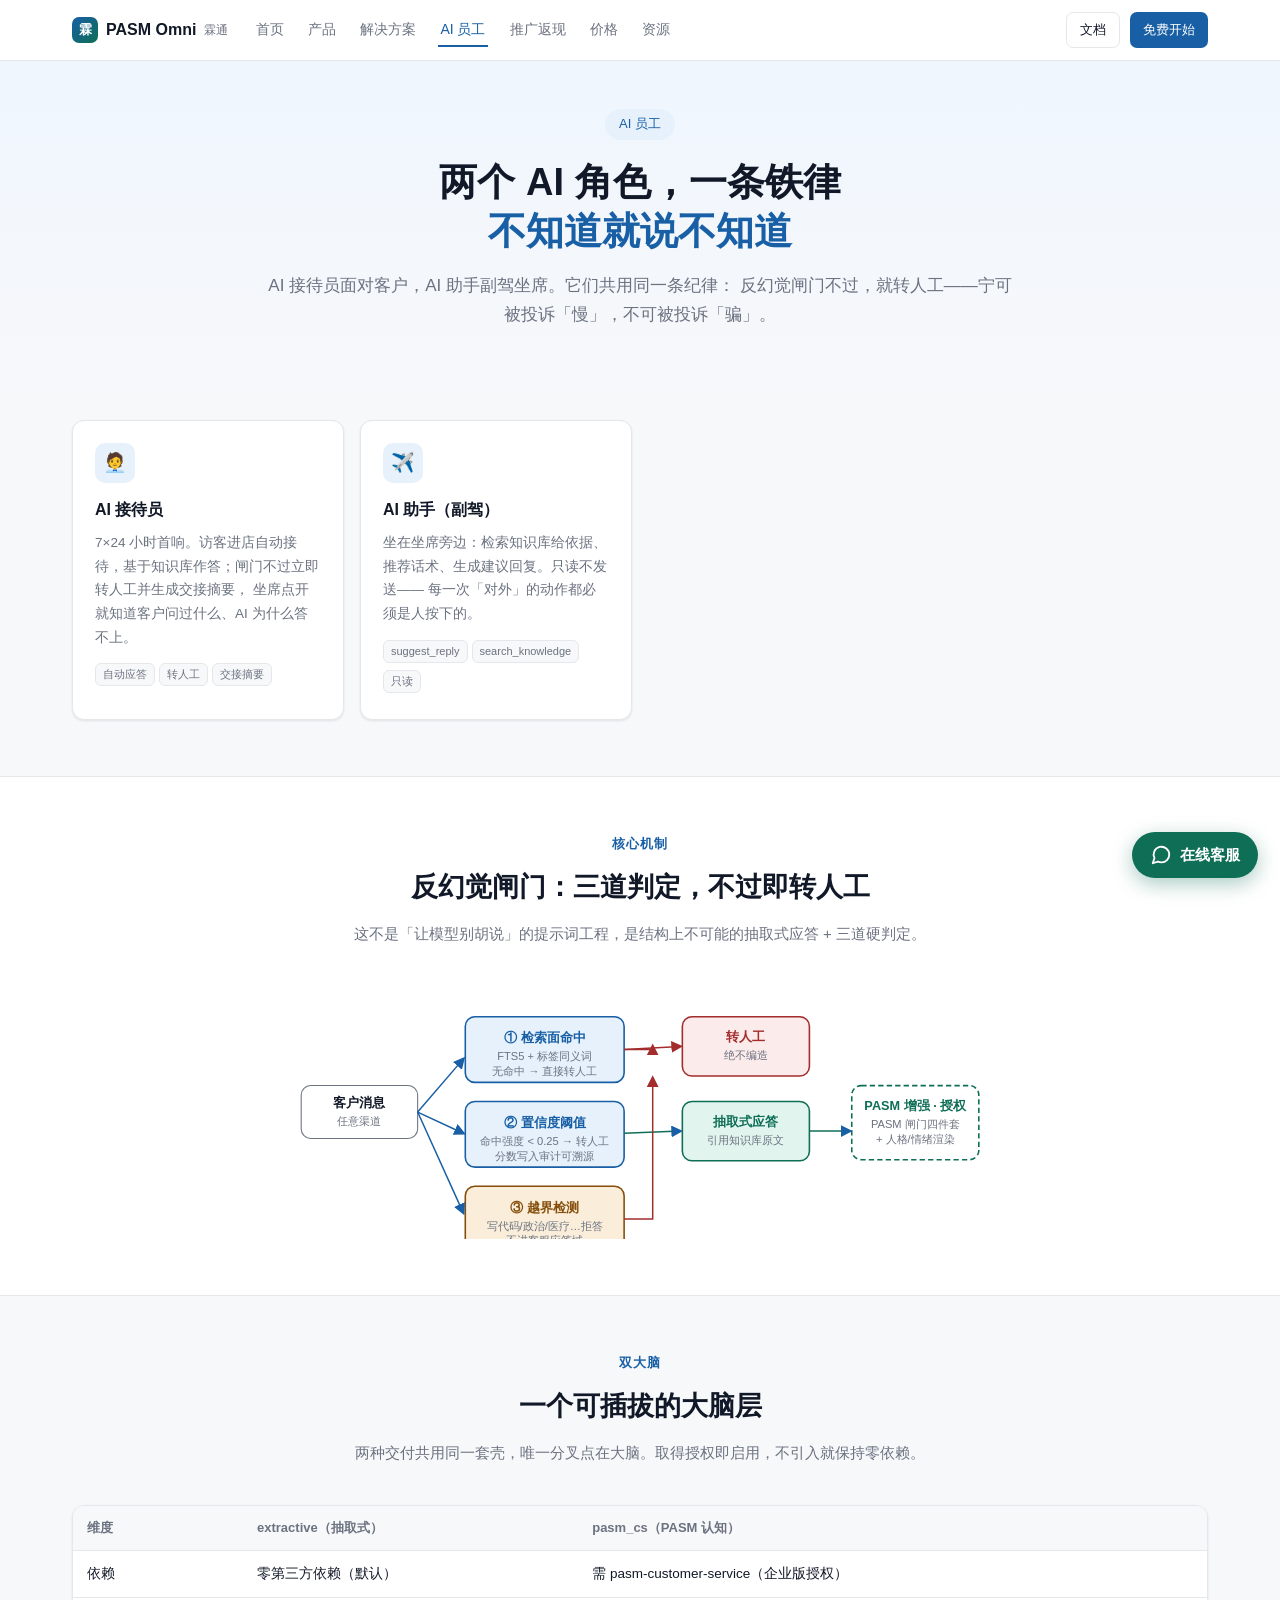
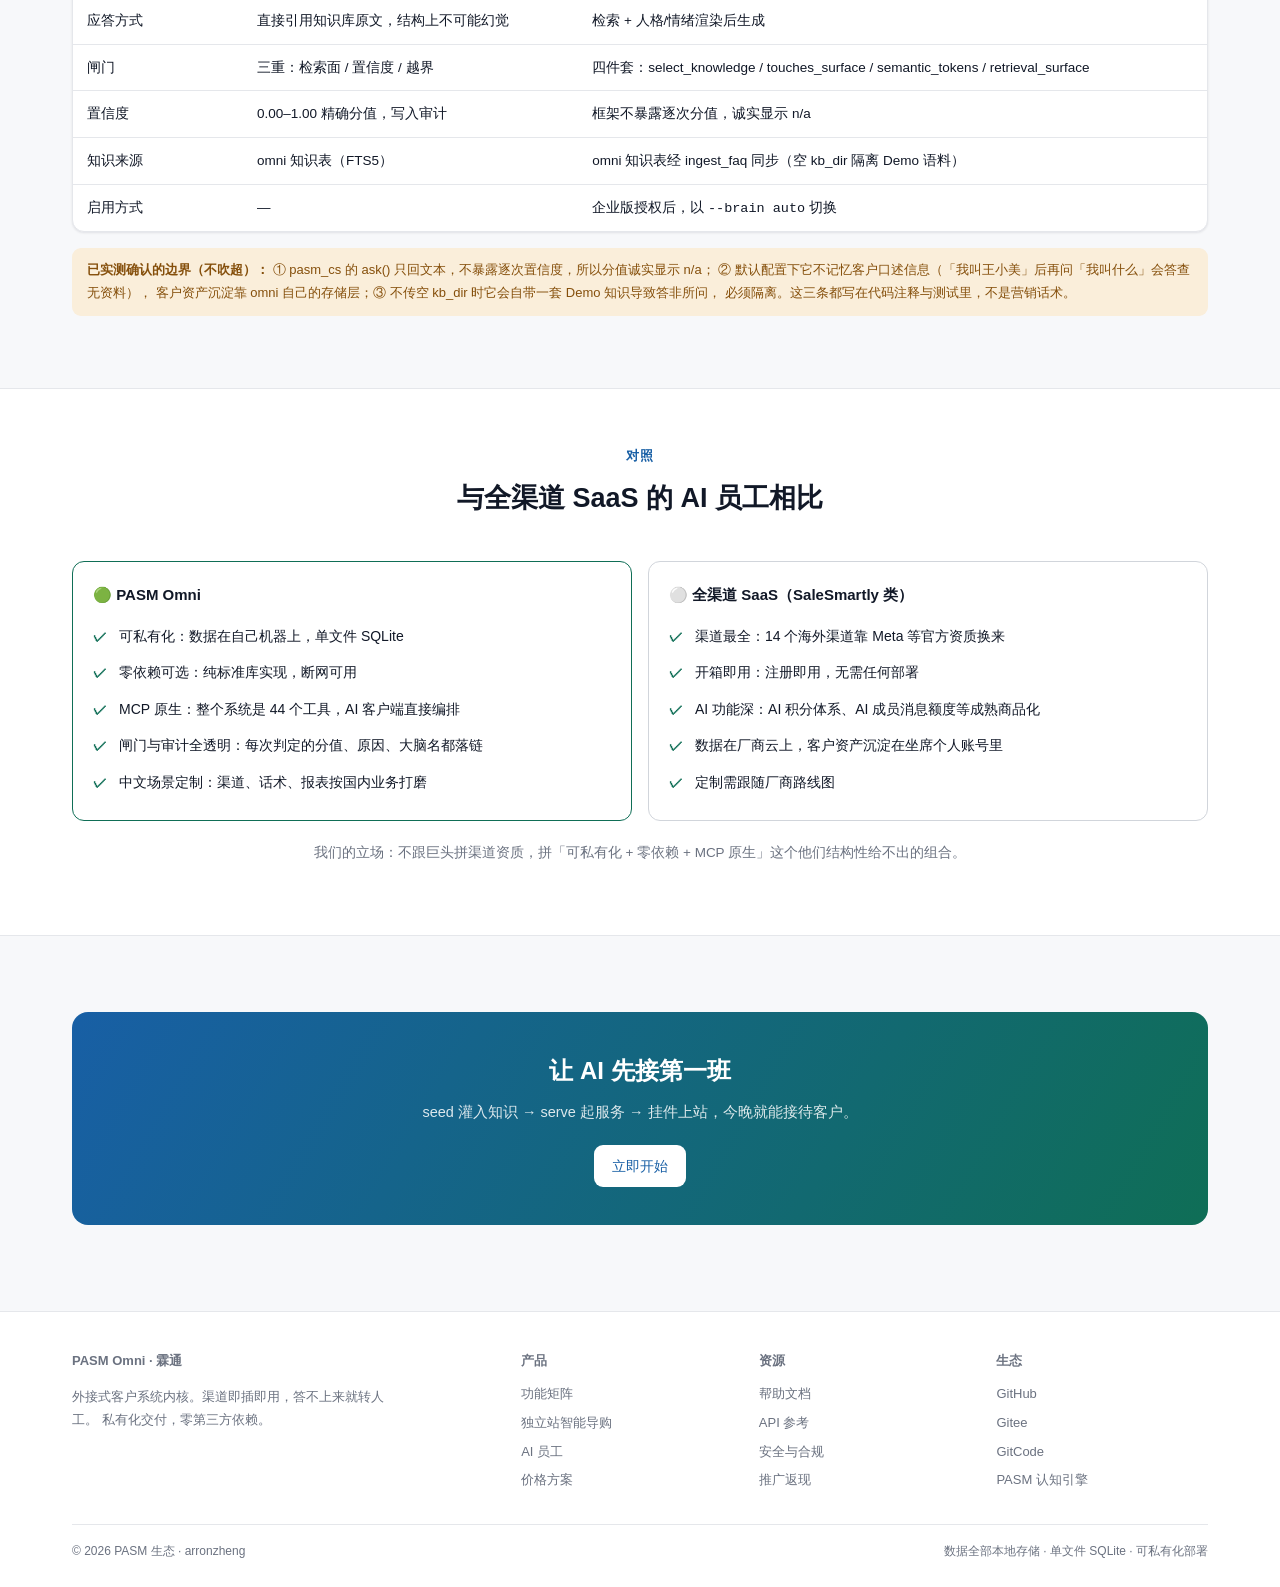
<file: ai-agents.html>
<!DOCTYPE html>
<html lang="zh-CN">
<head>
<meta charset="utf-8">
<meta name="viewport" content="width=device-width,initial-scale=1">
<title>AI 员工 · PASM Omni 霖通 —— 接待员与助手，答不上来就转人工</title>
<meta name="description" content="PASM Omni AI 员工：AI 接待员 7×24 首响、AI 助手副驾坐席。反幻觉三重闸门，抽取式大脑不可能幻觉，可选 PASM 认知引擎。">
<link rel="stylesheet" href="assets/site.css">
</head>
<body>

<nav class="nav">
  <div class="wrap">
    <a class="brand" href="index.html"><span class="logo">霖</span>PASM Omni <small>霖通</small></a>
    <div class="nav-links">
      <a href="index.html">首页</a>
      <a href="products.html">产品</a>
      <a href="solutions.html">解决方案</a>
      <a href="ai-agents.html" class="on">AI 员工</a>
      <a href="promotion.html">推广返现</a>
      <a href="pricing.html">价格</a>
      <a href="resources.html">资源</a>
    </div>
    <div class="nav-cta">
      <a class="btn ghost sm" href="resources.html">文档</a>
      <a class="btn sm" href="pricing.html">免费开始</a>
    </div>
  </div>
</nav>

<section class="hero" style="padding:48px 0 40px">
  <div class="wrap">
    <span class="kicker">AI 员工</span>
    <h1>两个 AI 角色，一条铁律<br><em>不知道就说不知道</em></h1>
    <p class="sub">AI 接待员面对客户，AI 助手副驾坐席。它们共用同一条纪律：
    反幻觉闸门不过，就转人工——宁可被投诉「慢」，不可被投诉「骗」。</p>
  </div>
</section>

<section class="block" style="padding-top:24px">
  <div class="wrap">
    <div class="cards">
      <div class="card">
        <div class="icon">🧑‍💼</div>
        <h3>AI 接待员</h3>
        <p>7×24 小时首响。访客进店自动接待，基于知识库作答；闸门不过立即转人工并生成交接摘要，
        坐席点开就知道客户问过什么、AI 为什么答不上。</p>
        <div class="tags"><span>自动应答</span><span>转人工</span><span>交接摘要</span></div>
      </div>
      <div class="card">
        <div class="icon">✈️</div>
        <h3>AI 助手（副驾）</h3>
        <p>坐在坐席旁边：检索知识库给依据、推荐话术、生成建议回复。只读不发送——
        每一次「对外」的动作都必须是人按下的。</p>
        <div class="tags"><span>suggest_reply</span><span>search_knowledge</span><span>只读</span></div>
      </div>
    </div>
  </div>
</section>

<section class="block alt">
  <div class="wrap">
    <div class="block-head">
      <div class="tag">核心机制</div>
      <h2>反幻觉闸门：三道判定，不过即转人工</h2>
      <p>这不是「让模型别胡说」的提示词工程，是结构上不可能的抽取式应答 + 三道硬判定。</p>
    </div>

    <svg viewBox="0 0 680 240" style="width:100%;max-width:720px;display:block;margin:0 auto" xmlns="http://www.w3.org/2000/svg">
      <defs>
        <marker id="ah2" markerWidth="8" markerHeight="8" refX="6" refY="4" orient="auto">
          <path d="M0,0 L8,4 L0,8 z" fill="#185FA5"/>
        </marker>
        <marker id="ah3" markerWidth="8" markerHeight="8" refX="6" refY="4" orient="auto">
          <path d="M0,0 L8,4 L0,8 z" fill="#A32D2D"/>
        </marker>
      </defs>
      <g font-family="inherit">
        <!-- 客户消息 -->
        <rect x="20" y="95" width="110" height="50" rx="9" fill="#fff" stroke="#6B7280"/>
        <text x="75" y="115" font-size="12.5" font-weight="600" fill="#111827" text-anchor="middle">客户消息</text>
        <text x="75" y="132" font-size="10.5" fill="#6B7280" text-anchor="middle">任意渠道</text>

        <!-- 闸门1 -->
        <rect x="175" y="30" width="150" height="62" rx="9" fill="#E6F1FB" stroke="#185FA5" stroke-width="1.5"/>
        <text x="250" y="54" font-size="12.5" font-weight="600" fill="#185FA5" text-anchor="middle">① 检索面命中</text>
        <text x="250" y="71" font-size="10.5" fill="#6B7280" text-anchor="middle">FTS5 + 标签同义词</text>
        <text x="250" y="85" font-size="10.5" fill="#6B7280" text-anchor="middle">无命中 → 直接转人工</text>

        <!-- 闸门2 -->
        <rect x="175" y="110" width="150" height="62" rx="9" fill="#E6F1FB" stroke="#185FA5" stroke-width="1.5"/>
        <text x="250" y="134" font-size="12.5" font-weight="600" fill="#185FA5" text-anchor="middle">② 置信度阈值</text>
        <text x="250" y="151" font-size="10.5" fill="#6B7280" text-anchor="middle">命中强度 &lt; 0.25 → 转人工</text>
        <text x="250" y="165" font-size="10.5" fill="#6B7280" text-anchor="middle">分数写入审计可溯源</text>

        <!-- 闸门3 -->
        <rect x="175" y="190" width="150" height="62" rx="9" fill="#FAEEDA" stroke="#854F0B" stroke-width="1.5"/>
        <text x="250" y="214" font-size="12.5" font-weight="600" fill="#854F0B" text-anchor="middle">③ 越界检测</text>
        <text x="250" y="231" font-size="10.5" fill="#6B7280" text-anchor="middle">写代码/政治/医疗…拒答</text>
        <text x="250" y="245" font-size="10.5" fill="#6B7280" text-anchor="middle">不进客服应答域</text>

        <!-- 箭头 -->
        <line x1="130" y1="120" x2="173" y2="70" stroke="#185FA5" stroke-width="1.4" marker-end="url(#ah2)"/>
        <line x1="130" y1="120" x2="173" y2="140" stroke="#185FA5" stroke-width="1.4" marker-end="url(#ah2)"/>
        <line x1="130" y1="120" x2="173" y2="215" stroke="#185FA5" stroke-width="1.4" marker-end="url(#ah2)"/>

        <!-- 通过 -->
        <rect x="380" y="110" width="120" height="56" rx="9" fill="#E1F5EE" stroke="#0F6E56" stroke-width="1.5"/>
        <text x="440" y="133" font-size="12.5" font-weight="600" fill="#0F6E56" text-anchor="middle">抽取式应答</text>
        <text x="440" y="150" font-size="10.5" fill="#6B7280" text-anchor="middle">引用知识库原文</text>

        <!-- 转人工 -->
        <rect x="380" y="30" width="120" height="56" rx="9" fill="#FCEBEB" stroke="#A32D2D" stroke-width="1.5"/>
        <text x="440" y="53" font-size="12.5" font-weight="600" fill="#A32D2D" text-anchor="middle">转人工</text>
        <text x="440" y="70" font-size="10.5" fill="#6B7280" text-anchor="middle">绝不编造</text>

        <line x1="325" y1="140" x2="378" y2="138" stroke="#0F6E56" stroke-width="1.4" marker-end="url(#ah2)"/>
        <path d="M 325 61 L 352 61 L 352 58" fill="none" stroke="#A32D2D" stroke-width="1.4" marker-end="url(#ah3)"/>
        <path d="M 325 221 L 352 221 L 352 88" fill="none" stroke="#A32D2D" stroke-width="1.4" marker-end="url(#ah3)"/>
        <line x1="325" y1="61" x2="378" y2="58" stroke="#A32D2D" stroke-width="1.4" marker-end="url(#ah3)"/>

        <!-- PASM 认知引擎增强（企业版授权） -->
        <rect x="540" y="95" width="120" height="70" rx="9" fill="#fff" stroke="#0F6E56" stroke-width="1.5" stroke-dasharray="5 3"/>
        <text x="600" y="118" font-size="12" font-weight="600" fill="#0F6E56" text-anchor="middle">PASM 增强 · 授权</text>
        <text x="600" y="135" font-size="10.5" fill="#6B7280" text-anchor="middle">PASM 闸门四件套</text>
        <text x="600" y="149" font-size="10.5" fill="#6B7280" text-anchor="middle">+ 人格/情绪渲染</text>
        <line x1="500" y1="138" x2="538" y2="138" stroke="#0F6E56" stroke-width="1.4" marker-end="url(#ah2)"/>
      </g>
    </svg>
  </div>
</section>

<section class="block">
  <div class="wrap">
    <div class="block-head">
      <div class="tag">双大脑</div>
      <h2>一个可插拔的大脑层</h2>
      <p>两种交付共用同一套壳，唯一分叉点在大脑。取得授权即启用，不引入就保持零依赖。</p>
    </div>
    <div class="tbl-wrap">
      <table>
        <thead><tr><th style="width:170px">维度</th><th>extractive（抽取式）</th><th>pasm_cs（PASM 认知）</th></tr></thead>
        <tbody>
          <tr><td>依赖</td><td>零第三方依赖（默认）</td><td>需 pasm-customer-service（企业版授权）</td></tr>
          <tr><td>应答方式</td><td>直接引用知识库原文，结构上不可能幻觉</td><td>检索 + 人格/情绪渲染后生成</td></tr>
          <tr><td>闸门</td><td>三重：检索面 / 置信度 / 越界</td><td>四件套：select_knowledge / touches_surface / semantic_tokens / retrieval_surface</td></tr>
          <tr><td>置信度</td><td>0.00–1.00 精确分值，写入审计</td><td>框架不暴露逐次分值，诚实显示 n/a</td></tr>
          <tr><td>知识来源</td><td>omni 知识表（FTS5）</td><td>omni 知识表经 ingest_faq 同步（空 kb_dir 隔离 Demo 语料）</td></tr>
          <tr><td>启用方式</td><td>—</td><td>企业版授权后，以 <code>--brain auto</code> 切换</td></tr>
        </tbody>
      </table>
    </div>

    <div class="note" id="pasm">
      <b>已实测确认的边界（不吹超）：</b>
      ① pasm_cs 的 ask() 只回文本，不暴露逐次置信度，所以分值诚实显示 n/a；
      ② 默认配置下它不记忆客户口述信息（「我叫王小美」后再问「我叫什么」会答查无资料），
      客户资产沉淀靠 omni 自己的存储层；③ 不传空 kb_dir 时它会自带一套 Demo 知识导致答非所问，
      必须隔离。这三条都写在代码注释与测试里，不是营销话术。
    </div>
  </div>
</section>

<section class="block alt">
  <div class="wrap">
    <div class="block-head">
      <div class="tag">对照</div>
      <h2>与全渠道 SaaS 的 AI 员工相比</h2>
    </div>
    <div class="vs">
      <div class="col us">
        <h3>🟢 PASM Omni</h3>
        <ul class="check-list">
          <li>可私有化：数据在自己机器上，单文件 SQLite</li>
          <li>零依赖可选：纯标准库实现，断网可用</li>
          <li>MCP 原生：整个系统是 44 个工具，AI 客户端直接编排</li>
          <li>闸门与审计全透明：每次判定的分值、原因、大脑名都落链</li>
          <li>中文场景定制：渠道、话术、报表按国内业务打磨</li>
        </ul>
      </div>
      <div class="col them">
        <h3>⚪ 全渠道 SaaS（SaleSmartly 类）</h3>
        <ul class="check-list">
          <li>渠道最全：14 个海外渠道靠 Meta 等官方资质换来</li>
          <li>开箱即用：注册即用，无需任何部署</li>
          <li>AI 功能深：AI 积分体系、AI 成员消息额度等成熟商品化</li>
          <li>数据在厂商云上，客户资产沉淀在坐席个人账号里</li>
          <li>定制需跟随厂商路线图</li>
        </ul>
      </div>
    </div>
    <p class="center mt20" style="color:var(--sub);font-size:13.5px">
      我们的立场：不跟巨头拼渠道资质，拼「可私有化 + 零依赖 + MCP 原生」这个他们结构性给不出的组合。
    </p>
  </div>
</section>

<section class="block">
  <div class="wrap">
    <div class="cta-bar">
      <h2>让 AI 先接第一班</h2>
      <p>seed 灌入知识 → serve 起服务 → 挂件上站，今晚就能接待客户。</p>
      <a class="btn" href="pricing.html">立即开始</a>
    </div>
  </div>
</section>

<footer>
  <div class="wrap">
    <div class="cols">
      <div>
        <h4>PASM Omni · 霖通</h4>
        <p class="about">外接式客户系统内核。渠道即插即用，答不上来就转人工。
        私有化交付，零第三方依赖。</p>
      </div>
      <div>
        <h4>产品</h4>
        <ul>
          <li><a href="products.html">功能矩阵</a></li>
          <li><a href="solutions.html">独立站智能导购</a></li>
          <li><a href="ai-agents.html">AI 员工</a></li>
          <li><a href="pricing.html">价格方案</a></li>
        </ul>
      </div>
      <div>
        <h4>资源</h4>
        <ul>
          <li><a href="resources.html">帮助文档</a></li>
          <li><a href="resources.html#api">API 参考</a></li>
          <li><a href="resources.html#security">安全与合规</a></li>
          <li><a href="promotion.html">推广返现</a></li>
        </ul>
      </div>
      <div>
        <h4>生态</h4>
        <ul>
          <li><a href="https://github.com/arronJack/pasm-omni" target="_blank" rel="noopener">GitHub</a></li>
          <li><a href="https://gitee.com/arronzheng/pasm-omni" target="_blank" rel="noopener">Gitee</a></li>
          <li><a href="https://gitcode.com/arronzheng/pasm-omni" target="_blank" rel="noopener">GitCode</a></li>
          <li><a href="ai-agents.html#pasm">PASM 认知引擎</a></li>
        </ul>
      </div>
    </div>
    <div class="copy">
      <span>© 2026 PASM 生态 · arronzheng</span>
      <span>数据全部本地存储 · 单文件 SQLite · 可私有化部署</span>
    </div>
  </div>
</footer>


<!-- PASM Omni 客服接入挂件（打开即聊，参考 SaleSmartly 浮动客服） -->
<div id="pasmCsWidget">
  <div id="pasmCsPanel" class="pasm-cs-panel" hidden>
    <div class="pasm-cs-head">
      <div>
        <div class="pasm-cs-title">PASM Omni &middot; 在线客服</div>
        <div class="pasm-cs-sub2" id="pasmCsMode">演示模式</div>
      </div>
      <button id="pasmCsClose" class="pasm-cs-x" aria-label="关闭">&times;</button>
    </div>
    <div class="pasm-cs-chat" id="pasmCsMsgs"></div>
    <div class="pasm-cs-quick" id="pasmCsQuick"></div>
    <div class="pasm-cs-inputrow">
      <input id="pasmCsText" type="text" placeholder="输入消息，回车发送&hellip;" autocomplete="off">
      <button id="pasmCsSend">发送</button>
    </div>
    <div class="pasm-cs-foot">由 PASM Omni 霖通驱动 &middot; 私有化部署</div>
  </div>
  <button id="pasmCsBtn" class="pasm-cs-btn" aria-label="在线客服">
    <svg viewBox="0 0 24 24" width="22" height="22" fill="none" stroke="currentColor" stroke-width="2" stroke-linecap="round" stroke-linejoin="round"><path d="M21 11.5a8.38 8.38 0 0 1-8.5 8.5 8.5 8.5 0 0 1-3.8-.9L3 21l1.9-5.7A8.5 8.5 0 1 1 21 11.5z"/></svg>
    <span>在线客服</span>
  </button>
</div>
<style>
  #pasmCsWidget{position:fixed;right:22px;bottom:22px;z-index:9999;font-family:-apple-system,BlinkMacSystemFont,"Segoe UI","PingFang SC","Microsoft YaHei",sans-serif}
  .pasm-cs-btn{display:flex;align-items:center;gap:8px;background:#0F6E56;color:#fff;border:none;border-radius:28px;padding:12px 18px;font-size:15px;font-weight:600;cursor:pointer;box-shadow:0 6px 20px rgba(15,110,86,.35);transition:transform .15s,box-shadow .15s}
  .pasm-cs-btn:hover{transform:translateY(-2px);box-shadow:0 10px 26px rgba(15,110,86,.45)}
  .pasm-cs-panel{position:absolute;right:0;bottom:66px;width:344px;max-width:92vw;height:470px;max-height:78vh;display:flex;flex-direction:column;background:#fff;border:1px solid #e6e8eb;border-radius:16px;box-shadow:0 16px 48px rgba(17,24,39,.18);overflow:hidden}
  .pasm-cs-head{display:flex;align-items:center;justify-content:space-between;padding:12px 16px;background:#0F6E56;color:#fff}
  .pasm-cs-title{font-weight:700;font-size:15px}
  .pasm-cs-sub2{font-size:11px;opacity:.85;margin-top:2px}
  .pasm-cs-x{background:none;border:none;color:#fff;font-size:22px;line-height:1;cursor:pointer}
  .pasm-cs-chat{flex:1;overflow-y:auto;padding:14px;background:#f7f8f9;display:flex;flex-direction:column;gap:10px}
  .pcs-b{max-width:82%;padding:9px 12px;border-radius:12px;font-size:14px;line-height:1.55;white-space:pre-wrap;word-break:break-word}
  .pcs-c{align-self:flex-end;background:#0F6E56;color:#fff;border-bottom-right-radius:4px}
  .pcs-a{align-self:flex-start;background:#fff;border:1px solid #e5e7eb;border-bottom-left-radius:4px}
  .pcs-s{align-self:center;font-size:11px;color:#8a929c;background:#eef0f2;padding:4px 10px;border-radius:10px}
  .pcs-typing{align-self:flex-start;font-size:12px;color:#8a929c;padding:4px 10px}
  .pasm-cs-quick{display:flex;flex-wrap:wrap;gap:6px;padding:10px 12px 0;border-top:1px solid #f0f1f3;background:#fff}
  .pasm-cs-quick button{border:1px solid #d7e3dd;background:#f3f6f5;color:#0F6E56;border-radius:14px;padding:5px 10px;font-size:12px;cursor:pointer}
  .pasm-cs-quick button:hover{background:#e3efe9}
  .pasm-cs-inputrow{display:flex;gap:8px;padding:10px 12px;background:#fff}
  .pasm-cs-inputrow input{flex:1;border:1px solid #d1d5db;border-radius:8px;padding:8px 10px;font-size:14px;font-family:inherit;outline:none}
  .pasm-cs-inputrow input:focus{border-color:#0F6E56}
  .pasm-cs-inputrow button{background:#0F6E56;color:#fff;border:none;border-radius:8px;padding:0 16px;font-size:14px;cursor:pointer;white-space:nowrap}
  .pasm-cs-inputrow button:disabled{background:#b0b7c3;cursor:not-allowed}
  .pasm-cs-foot{padding:0 12px 10px;font-size:11px;color:#aab0b8;background:#fff;text-align:center}
  [hidden]{display:none!important}
  @media(max-width:520px){#pasmCsWidget{right:14px;bottom:14px}.pasm-cs-panel{width:300px;height:420px}}
</style>
<script>
(function () {
  // ===== 接入配置：部署 pasm-omni 服务后，把地址填在这里即变为真实客服 =====
  var PASM_API = ""; // 例如 "https://omni.example.com"（留空 = 演示模式）
  var btn = document.getElementById("pasmCsBtn"),
      panel = document.getElementById("pasmCsPanel"),
      x = document.getElementById("pasmCsClose"),
      box = document.getElementById("pasmCsMsgs"),
      quick = document.getElementById("pasmCsQuick"),
      input = document.getElementById("pasmCsText"),
      send = document.getElementById("pasmCsSend"),
      mode = document.getElementById("pasmCsMode");
  if (!btn) return;

  // 访客身份：localStorage 记住，避免每次刷新都是新客户
  var KEY = "pasm_omni_visitor";
  var visitor;
  try { visitor = JSON.parse(localStorage.getItem(KEY) || "null"); } catch (e) {}
  if (!visitor) {
    visitor = { id: "v" + Math.random().toString(36).slice(2, 10) + Date.now().toString(36).slice(-4) };
    try { localStorage.setItem(KEY, JSON.stringify(visitor)); } catch (e) {}
  }

  var sending = false, greeted = false;

  function esc(s) {
    return String(s == null ? "" : s).replace(/[&<>"]/g, function (c) {
      return { "&": "&amp;", "<": "&lt;", ">": "&gt;", '"': "&quot;" }[c];
    });
  }
  function bubble(text, who) {
    var d = document.createElement("div");
    d.className = "pcs-b pcs-" + who;
    d.textContent = text;
    box.appendChild(d);
    box.scrollTop = 1e9;
    return d;
  }
  function notice(text) {
    var d = document.createElement("div");
    d.className = "pcs-s";
    d.textContent = text;
    box.appendChild(d);
    box.scrollTop = 1e9;
  }
  function typingOn() {
    var d = document.createElement("div");
    d.className = "pcs-typing";
    d.textContent = "对方正在输入…";
    box.appendChild(d);
    box.scrollTop = 1e9;
    return d;
  }

  // ===== 常见问题快选 =====
  var QUICK = [
    "价格是多少？",
    "支持哪些渠道？",
    "怎么私有化部署？",
    "AI 会不会乱答？",
    "转人工"
  ];
  QUICK.forEach(function (q) {
    var b = document.createElement("button");
    b.textContent = q;
    b.onclick = function () { input.value = q; doSend(); };
    quick.appendChild(b);
  });

  // ===== 演示模式 FAQ（本地应答，不经过网络；真实模式由服务端大脑应答） =====
  var FAQ = [
    { k: ["价格", "多少钱", "费用", "收费", "版本"], a: "PASM Omni 价格：\n· 免费版（自托管）¥0\n· 团队版 ¥148/年\n· 企业版 ¥1,880/年\n详见价格页：<a href='pricing.html' style='color:#0F6E56'>pricing.html</a>（当前为演示模式，配置 API 地址后由真实系统应答）" },
    { k: ["渠道", "接入", "微信", "企微", "飞书", "钉钉", "telegram", "email", "line"], a: "内置 10 个渠道：webchat 网页挂件、Email、Telegram、Passthrough、企业微信、微信客服、WhatsApp、Line、飞书、钉钉。挂件一行 <script> 即可嵌入任何站点，访客打开就能聊。" },
    { k: ["部署", "私有化", "安装", "自托管", "依赖"], a: "纯 Python 标准库实现（sqlite3/http.server/hashlib/json），Python 3.11+ 即可运行，SQLite 单文件存储，数据不出自己的机器。\n启动：python -m pasm_omni.cli serve --port 8770" },
    { k: ["乱答", "幻觉", "准确", "靠谱", "答错"], a: "两层保险：① 反幻觉相关性闸门——知识库够不着就明说答不上来，不编造；② 确定性规则引擎——关键词/条件命中的答复不经过大模型，不可能幻觉。" },
    { k: ["人工", "转人工", "坐席"], a: "演示模式无法真正转人工。真实部署后：识别到客诉/高危/规则命中即自动转人工，坐席在工作台接管，会话全程留痕。" },
    { k: ["试用", "测试", "demo"], a: "可以。免费版支持完整自托管；需要实施服务或定制可联系我们（页面底部有联系方式）。" }
  ];

  function demoAnswer(text) {
    var t = text.toLowerCase();
    for (var i = 0; i < FAQ.length; i++) {
      for (var j = 0; j < FAQ[i].k.length; j++) {
        if (t.indexOf(FAQ[i].k[j]) >= 0) return FAQ[i].a;
      }
    }
    return "这里是演示应答 🦉\n真实部署后，这个问题会由 PASM Omni 的客服系统回答：先查知识库（反幻觉闸门把关），答不上来会转人工。\n想了解价格、渠道或部署方式，可以点下面的常见问题。";
  }

  function doSend() {
    var text = (input.value || "").trim();
    if (!text || sending) return;
    sending = true;
    send.disabled = true;
    bubble(text, "c");
    input.value = "";
    var tp = typingOn();

    function done() {
      if (tp && tp.parentNode) tp.parentNode.removeChild(tp);
      sending = false;
      send.disabled = false;
      input.focus();
    }

    if (PASM_API) {
      // ===== 真实模式：与官方 widget.js 同协议 =====
      fetch(PASM_API + "/api/chat", {
        method: "POST",
        headers: { "Content-Type": "application/json" },
        body: JSON.stringify({ channel: "webchat", external_id: visitor.id, text: text })
      }).then(function (r) { return r.json(); }).then(function (r) {
        done();
        if (r && r.reply) {
          bubble(r.reply, "a");
          if (r.action === "handoff") notice("已转人工，坐席稍后回复");
        } else if (r && r.error) {
          notice("发送失败：" + r.error);
        } else {
          notice("服务未返回应答，请稍后重试");
        }
      }).catch(function () {
        done();
        notice("网络异常：服务暂不可达（演示模式下仅本地应答）");
      });
    } else {
      // ===== 演示模式：本地 FAQ =====
      setTimeout(function () {
        done();
        var a = demoAnswer(text);
        var d = document.createElement("div");
        d.className = "pcs-b pcs-a";
        d.innerHTML = esc(a).replace(/\n/g, "<br>").replace(
          /&lt;a href='([^']+)' style='color:#0F6E56'&gt;([^&]+)&lt;\/a&gt;/g,
          "<a href='$1' style='color:#0F6E56'>$2</a>");
        box.appendChild(d);
        box.scrollTop = 1e9;
      }, 450);
    }
  }

  btn.onclick = function () {
    panel.hidden = !panel.hidden;
    if (!panel.hidden) {
      if (!greeted) {
        greeted = true;
        bubble("您好 👋 欢迎了解 PASM Omni 霖通——外接式客户系统内核。\n有什么可以帮您？", "a");
        mode.textContent = PASM_API ? "在线" : "演示模式";
      }
      input.focus();
    }
  };
  if (x) x.onclick = function () { panel.hidden = true; };
  send.onclick = doSend;
  input.onkeydown = function (e) {
    if (e.key === "Enter") { e.preventDefault(); doSend(); }
  };
})();
</script></body>
</html>
</file>
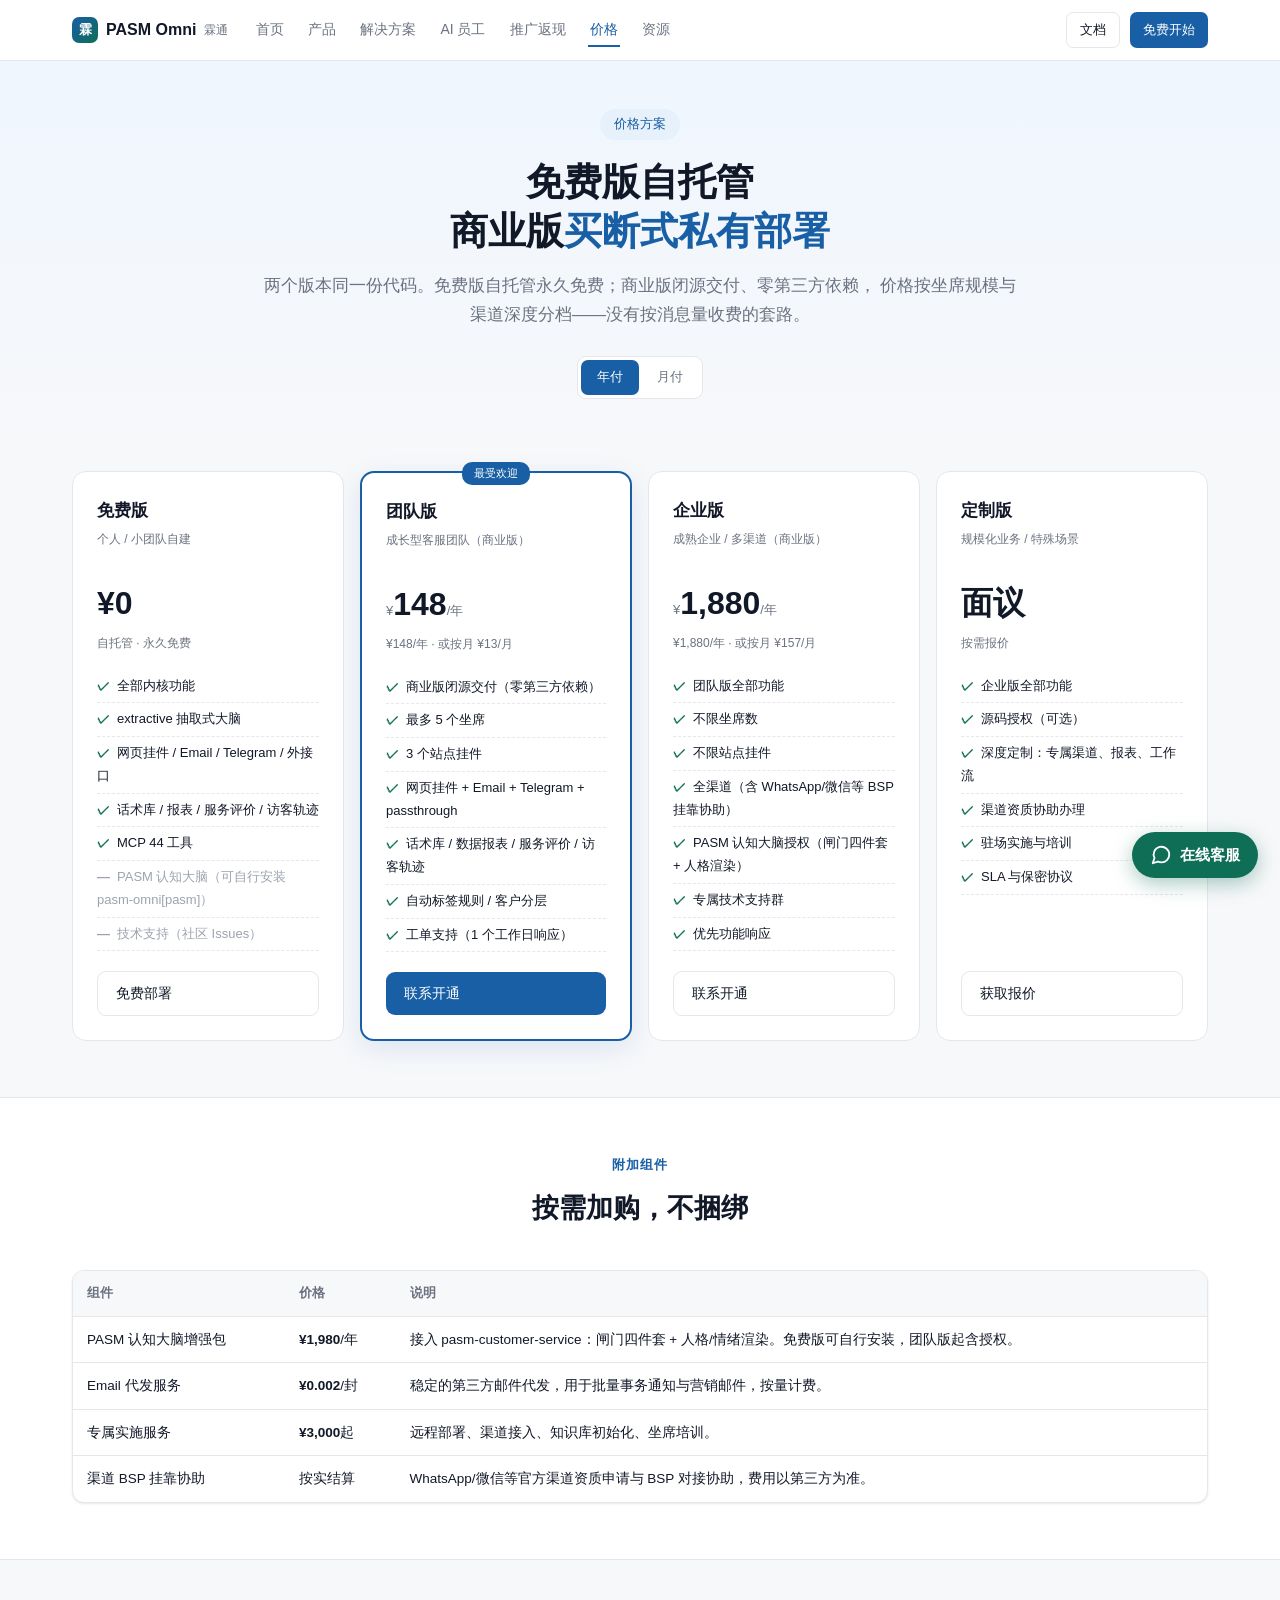
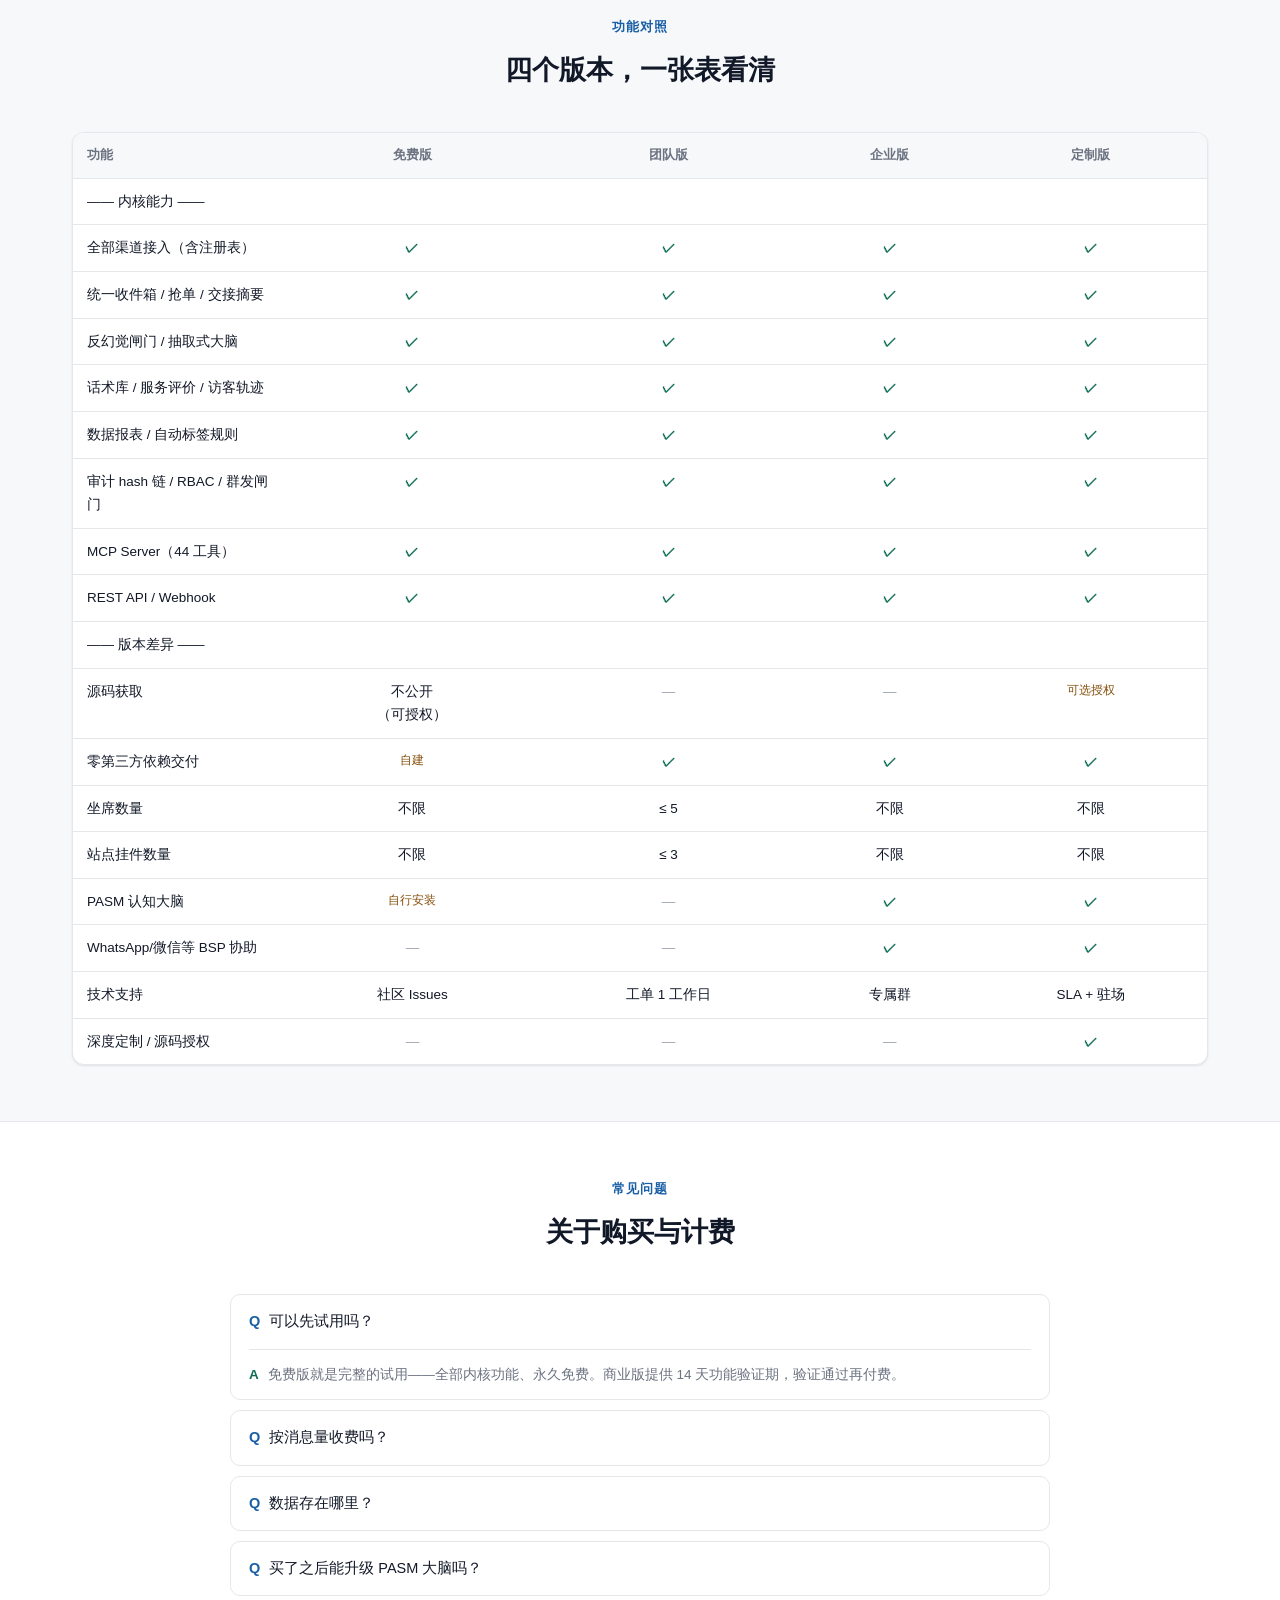
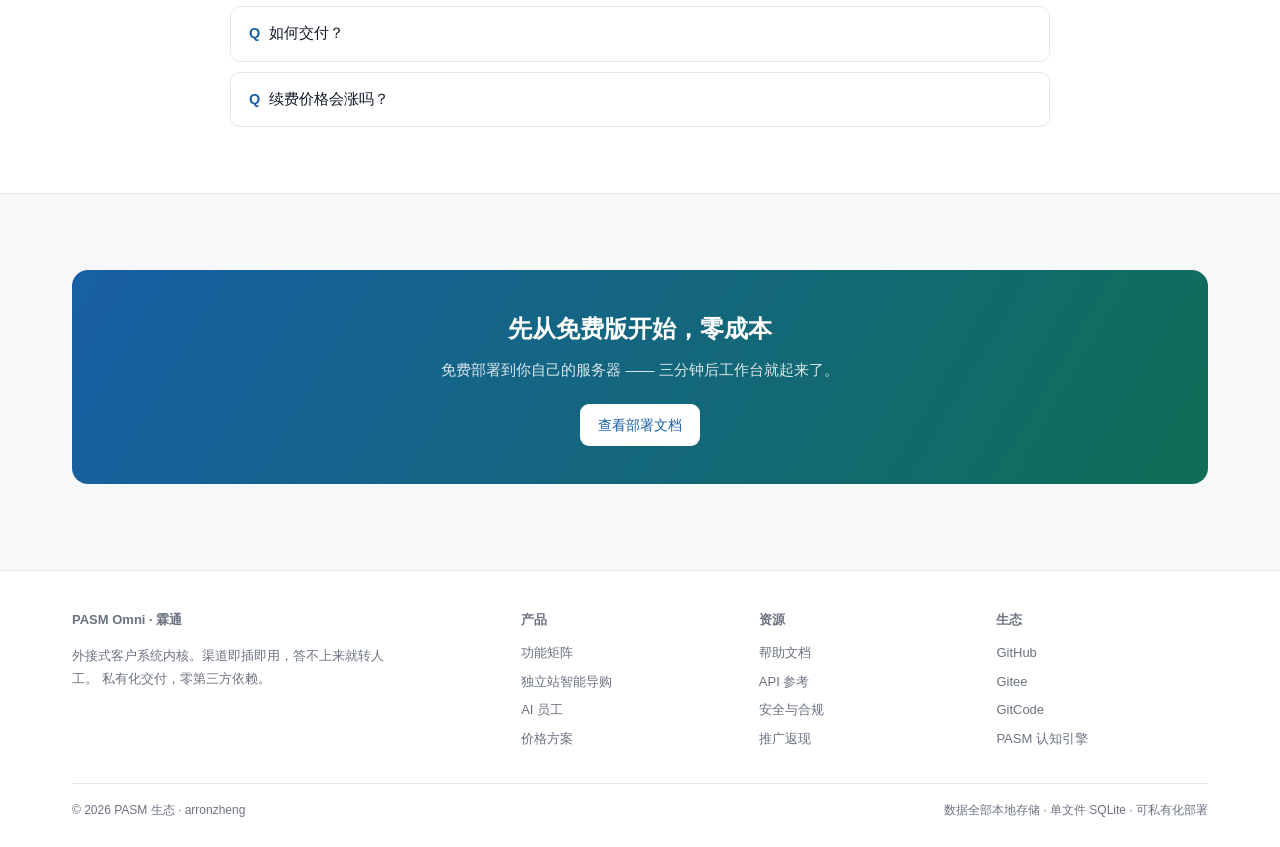
<file: pricing.html>
<!DOCTYPE html>
<html lang="zh-CN">
<head>
<meta charset="utf-8">
<meta name="viewport" content="width=device-width,initial-scale=1">
<title>价格方案 · PASM Omni 霖通 —— 免费版自托管，商业版私有交付</title>
<meta name="description" content="PASM Omni 价格方案：免费版（自托管）¥0；团队版 ¥148/年；企业版 ¥1,880/年；定制版面议。附加组件：Email 代发、PASM 认知大脑、实施服务。">
<link rel="stylesheet" href="assets/site.css">
</head>
<body>

<nav class="nav">
  <div class="wrap">
    <a class="brand" href="index.html"><span class="logo">霖</span>PASM Omni <small>霖通</small></a>
    <div class="nav-links">
      <a href="index.html">首页</a>
      <a href="products.html">产品</a>
      <a href="solutions.html">解决方案</a>
      <a href="ai-agents.html">AI 员工</a>
      <a href="promotion.html">推广返现</a>
      <a href="pricing.html" class="on">价格</a>
      <a href="resources.html">资源</a>
    </div>
    <div class="nav-cta">
      <a class="btn ghost sm" href="resources.html">文档</a>
      <a class="btn sm" href="pricing.html">免费开始</a>
    </div>
  </div>
</nav>

<section class="hero" style="padding:48px 0 36px">
  <div class="wrap">
    <span class="kicker">价格方案</span>
    <h1>免费版自托管<br>商业版<em>买断式私有部署</em></h1>
    <p class="sub">两个版本同一份代码。免费版自托管永久免费；商业版闭源交付、零第三方依赖，
    价格按坐席规模与渠道深度分档——没有按消息量收费的套路。</p>
    <div class="toggle">
      <button id="btnYear" class="on">年付</button>
      <button id="btnMonth">月付</button>
    </div>
  </div>
</section>

<section class="block" style="padding-top:10px">
  <div class="wrap">
    <div class="plans">
      <div class="plan-card">
        <h3>免费版</h3>
        <div class="for">个人 / 小团队自建</div>
        <div class="price">¥0</div>
        <div class="per">自托管 · 永久免费</div>
        <ul>
          <li>全部内核功能</li>
          <li>extractive 抽取式大脑</li>
          <li>网页挂件 / Email / Telegram / 外接口</li>
          <li>话术库 / 报表 / 服务评价 / 访客轨迹</li>
          <li>MCP 44 工具</li>
          <li class="off">PASM 认知大脑（可自行安装 pasm-omni[pasm]）</li>
          <li class="off">技术支持（社区 Issues）</li>
        </ul>
        <a class="btn ghost" href="resources.html">免费部署</a>
      </div>

      <div class="plan-card hot">
        <div class="ribbon">最受欢迎</div>
        <h3>团队版</h3>
        <div class="for">成长型客服团队（商业版）</div>
        <div class="price"><span id="p-team"><small>¥</small>148</span><small id="p-team-unit">/年</small></div>
        <div class="per" id="p-team-per">¥148/年 · 或按月 ¥13/月</div>
        <ul>
          <li>商业版闭源交付（零第三方依赖）</li>
          <li>最多 5 个坐席</li>
          <li>3 个站点挂件</li>
          <li>网页挂件 + Email + Telegram + passthrough</li>
          <li>话术库 / 数据报表 / 服务评价 / 访客轨迹</li>
          <li>自动标签规则 / 客户分层</li>
          <li>工单支持（1 个工作日响应）</li>
        </ul>
        <a class="btn" href="promotion.html">联系开通</a>
      </div>

      <div class="plan-card">
        <h3>企业版</h3>
        <div class="for">成熟企业 / 多渠道（商业版）</div>
        <div class="price"><span id="p-ent"><small>¥</small>1,880</span><small id="p-ent-unit">/年</small></div>
        <div class="per" id="p-ent-per">¥1,880/年 · 或按月 ¥157/月</div>
        <ul>
          <li>团队版全部功能</li>
          <li>不限坐席数</li>
          <li>不限站点挂件</li>
          <li>全渠道（含 WhatsApp/微信等 BSP 挂靠协助）</li>
          <li>PASM 认知大脑授权（闸门四件套 + 人格渲染）</li>
          <li>专属技术支持群</li>
          <li>优先功能响应</li>
        </ul>
        <a class="btn ghost" href="promotion.html">联系开通</a>
      </div>

      <div class="plan-card">
        <h3>定制版</h3>
        <div class="for">规模化业务 / 特殊场景</div>
        <div class="price">面议</div>
        <div class="per">按需报价</div>
        <ul>
          <li>企业版全部功能</li>
          <li>源码授权（可选）</li>
          <li>深度定制：专属渠道、报表、工作流</li>
          <li>渠道资质协助办理</li>
          <li>驻场实施与培训</li>
          <li>SLA 与保密协议</li>
        </ul>
        <a class="btn ghost" href="promotion.html">获取报价</a>
      </div>
    </div>
  </div>
</section>

<section class="block alt">
  <div class="wrap">
    <div class="block-head">
      <div class="tag">附加组件</div>
      <h2>按需加购，不捆绑</h2>
    </div>
    <div class="tbl-wrap">
      <table>
        <thead><tr><th>组件</th><th>价格</th><th>说明</th></tr></thead>
        <tbody>
          <tr><td>PASM 认知大脑增强包</td><td><b>¥1,980</b>/年</td><td>接入 pasm-customer-service：闸门四件套 + 人格/情绪渲染。免费版可自行安装，团队版起含授权。</td></tr>
          <tr><td>Email 代发服务</td><td><b>¥0.002</b>/封</td><td>稳定的第三方邮件代发，用于批量事务通知与营销邮件，按量计费。</td></tr>
          <tr><td>专属实施服务</td><td><b>¥3,000</b>起</td><td>远程部署、渠道接入、知识库初始化、坐席培训。</td></tr>
          <tr><td>渠道 BSP 挂靠协助</td><td>按实结算</td><td>WhatsApp/微信等官方渠道资质申请与 BSP 对接协助，费用以第三方为准。</td></tr>
        </tbody>
      </table>
    </div>
  </div>
</section>

<section class="block">
  <div class="wrap">
    <div class="block-head">
      <div class="tag">功能对照</div>
      <h2>四个版本，一张表看清</h2>
    </div>
    <div class="tbl-wrap">
      <table>
        <thead>
          <tr><th style="width:220px">功能</th><th class="center">免费版</th><th class="center">团队版</th><th class="center">企业版</th><th class="center">定制版</th></tr>
        </thead>
        <tbody>
          <tr><td colspan="5" class="grp">—— 内核能力 ——</td></tr>
          <tr><td>全部渠道接入（含注册表）</td><td class="center yes">✓</td><td class="center yes">✓</td><td class="center yes">✓</td><td class="center yes">✓</td></tr>
          <tr><td>统一收件箱 / 抢单 / 交接摘要</td><td class="center yes">✓</td><td class="center yes">✓</td><td class="center yes">✓</td><td class="center yes">✓</td></tr>
          <tr><td>反幻觉闸门 / 抽取式大脑</td><td class="center yes">✓</td><td class="center yes">✓</td><td class="center yes">✓</td><td class="center yes">✓</td></tr>
          <tr><td>话术库 / 服务评价 / 访客轨迹</td><td class="center yes">✓</td><td class="center yes">✓</td><td class="center yes">✓</td><td class="center yes">✓</td></tr>
          <tr><td>数据报表 / 自动标签规则</td><td class="center yes">✓</td><td class="center yes">✓</td><td class="center yes">✓</td><td class="center yes">✓</td></tr>
          <tr><td>审计 hash 链 / RBAC / 群发闸门</td><td class="center yes">✓</td><td class="center yes">✓</td><td class="center yes">✓</td><td class="center yes">✓</td></tr>
          <tr><td>MCP Server（44 工具）</td><td class="center yes">✓</td><td class="center yes">✓</td><td class="center yes">✓</td><td class="center yes">✓</td></tr>
          <tr><td>REST API / Webhook</td><td class="center yes">✓</td><td class="center yes">✓</td><td class="center yes">✓</td><td class="center yes">✓</td></tr>
          <tr><td colspan="5" class="grp">—— 版本差异 ——</td></tr>
          <tr><td>源码获取</td><td class="center">不公开<br>（可授权）</td><td class="center no">—</td><td class="center no">—</td><td class="center plan">可选授权</td></tr>
          <tr><td>零第三方依赖交付</td><td class="center plan">自建</td><td class="center yes">✓</td><td class="center yes">✓</td><td class="center yes">✓</td></tr>
          <tr><td>坐席数量</td><td class="center">不限</td><td class="center">≤ 5</td><td class="center">不限</td><td class="center">不限</td></tr>
          <tr><td>站点挂件数量</td><td class="center">不限</td><td class="center">≤ 3</td><td class="center">不限</td><td class="center">不限</td></tr>
          <tr><td>PASM 认知大脑</td><td class="center plan">自行安装</td><td class="center no">—</td><td class="center yes">✓</td><td class="center yes">✓</td></tr>
          <tr><td>WhatsApp/微信等 BSP 协助</td><td class="center no">—</td><td class="center no">—</td><td class="center yes">✓</td><td class="center yes">✓</td></tr>
          <tr><td>技术支持</td><td class="center">社区 Issues</td><td class="center">工单 1 工作日</td><td class="center">专属群</td><td class="center">SLA + 驻场</td></tr>
          <tr><td>深度定制 / 源码授权</td><td class="center no">—</td><td class="center no">—</td><td class="center no">—</td><td class="center yes">✓</td></tr>
        </tbody>
      </table>
    </div>
  </div>
</section>

<section class="block alt">
  <div class="wrap">
    <div class="block-head"><div class="tag">常见问题</div><h2>关于购买与计费</h2></div>
    <div class="faq">
      <details open>
        <summary>可以先试用吗？</summary>
        <div class="a">免费版就是完整的试用——全部内核功能、永久免费。商业版提供 14 天功能验证期，验证通过再付费。</div>
      </details>
      <details>
        <summary>按消息量收费吗？</summary>
        <div class="a">不按。我们按坐席规模与渠道深度定价，不限消息量。唯一按量计费的是可选的 Email 代发（¥0.002/封）。</div>
      </details>
      <details>
        <summary>数据存在哪里？</summary>
        <div class="a">全部在你自己的机器上：单个 SQLite 文件，部署即备份。我们不碰你的数据，也没有云端同步通道。</div>
      </details>
      <details>
        <summary>买了之后能升级 PASM 大脑吗？</summary>
        <div class="a">团队版可加购「PASM 认知大脑增强包」（¥1,980/年）；企业版与定制版已含。升级不改动你的数据与配置。</div>
      </details>
      <details>
        <summary>如何交付？</summary>
        <div class="a">商业版以加密分发 + 授权码方式交付，含部署文档与首次远程实施。一个工作日完成首站上线。</div>
      </details>
      <details>
        <summary>续费价格会涨吗？</summary>
        <div class="a">老客户续费按当时购买价执行，涨价只影响新签。</div>
      </details>
    </div>
  </div>
</section>

<section class="block">
  <div class="wrap">
    <div class="cta-bar">
      <h2>先从免费版开始，零成本</h2>
      <p>免费部署到你自己的服务器 —— 三分钟后工作台就起来了。</p>
      <a class="btn" href="resources.html">查看部署文档</a>
    </div>
  </div>
</section>

<footer>
  <div class="wrap">
    <div class="cols">
      <div>
        <h4>PASM Omni · 霖通</h4>
        <p class="about">外接式客户系统内核。渠道即插即用，答不上来就转人工。
        私有化交付，零第三方依赖。</p>
      </div>
      <div>
        <h4>产品</h4>
        <ul>
          <li><a href="products.html">功能矩阵</a></li>
          <li><a href="solutions.html">独立站智能导购</a></li>
          <li><a href="ai-agents.html">AI 员工</a></li>
          <li><a href="pricing.html">价格方案</a></li>
        </ul>
      </div>
      <div>
        <h4>资源</h4>
        <ul>
          <li><a href="resources.html">帮助文档</a></li>
          <li><a href="resources.html#api">API 参考</a></li>
          <li><a href="resources.html#security">安全与合规</a></li>
          <li><a href="promotion.html">推广返现</a></li>
        </ul>
      </div>
      <div>
        <h4>生态</h4>
        <ul>
          <li><a href="https://github.com/arronJack/pasm-omni" target="_blank" rel="noopener">GitHub</a></li>
          <li><a href="https://gitee.com/arronzheng/pasm-omni" target="_blank" rel="noopener">Gitee</a></li>
          <li><a href="https://gitcode.com/arronzheng/pasm-omni" target="_blank" rel="noopener">GitCode</a></li>
          <li><a href="ai-agents.html#pasm">PASM 认知引擎</a></li>
        </ul>
      </div>
    </div>
    <div class="copy">
      <span>© 2026 PASM 生态 · arronzheng</span>
      <span>数据全部本地存储 · 单文件 SQLite · 可私有化部署</span>
    </div>
  </div>
</footer>

<script>
(function () {
  var year = true;
  var btnY = document.getElementById("btnYear");
  var btnM = document.getElementById("btnMonth");
  var prices = {
    team: {m: 13, y: 148},
    ent:  {m: 157, y: 1880}
  };
  function fmt(n) { return n.toString().replace(/\B(?=(\d{3})+(?!\d))/g, ","); }
  function render() {
    var t = prices.team, e = prices.ent;
    document.getElementById("p-team").innerHTML = "<small>¥</small>" + fmt(year ? t.y : t.m);
    document.getElementById("p-ent").innerHTML = "<small>¥</small>" + fmt(year ? e.y : e.m);
    document.getElementById("p-team-unit").textContent = year ? "/年" : "/月";
    document.getElementById("p-ent-unit").textContent = year ? "/年" : "/月";
    document.getElementById("p-team-per").textContent = year
      ? "¥" + fmt(t.y) + "/年 · 或按月 ¥" + fmt(t.m) + "/月"
      : "¥" + fmt(t.m) + "/月 · 年付 ¥" + fmt(t.y) + " 更划算";
    document.getElementById("p-ent-per").textContent = year
      ? "¥" + fmt(e.y) + "/年 · 或按月 ¥" + fmt(e.m) + "/月"
      : "¥" + fmt(e.m) + "/月 · 年付 ¥" + fmt(e.y) + " 更划算";
    btnY.className = year ? "on" : "";
    btnM.className = year ? "" : "on";
  }
  btnY.onclick = function () { year = true; render(); };
  btnM.onclick = function () { year = false; render(); };
  render();
})();
</script>


<!-- PASM Omni 客服接入挂件（打开即聊，参考 SaleSmartly 浮动客服） -->
<div id="pasmCsWidget">
  <div id="pasmCsPanel" class="pasm-cs-panel" hidden>
    <div class="pasm-cs-head">
      <div>
        <div class="pasm-cs-title">PASM Omni &middot; 在线客服</div>
        <div class="pasm-cs-sub2" id="pasmCsMode">演示模式</div>
      </div>
      <button id="pasmCsClose" class="pasm-cs-x" aria-label="关闭">&times;</button>
    </div>
    <div class="pasm-cs-chat" id="pasmCsMsgs"></div>
    <div class="pasm-cs-quick" id="pasmCsQuick"></div>
    <div class="pasm-cs-inputrow">
      <input id="pasmCsText" type="text" placeholder="输入消息，回车发送&hellip;" autocomplete="off">
      <button id="pasmCsSend">发送</button>
    </div>
    <div class="pasm-cs-foot">由 PASM Omni 霖通驱动 &middot; 私有化部署</div>
  </div>
  <button id="pasmCsBtn" class="pasm-cs-btn" aria-label="在线客服">
    <svg viewBox="0 0 24 24" width="22" height="22" fill="none" stroke="currentColor" stroke-width="2" stroke-linecap="round" stroke-linejoin="round"><path d="M21 11.5a8.38 8.38 0 0 1-8.5 8.5 8.5 8.5 0 0 1-3.8-.9L3 21l1.9-5.7A8.5 8.5 0 1 1 21 11.5z"/></svg>
    <span>在线客服</span>
  </button>
</div>
<style>
  #pasmCsWidget{position:fixed;right:22px;bottom:22px;z-index:9999;font-family:-apple-system,BlinkMacSystemFont,"Segoe UI","PingFang SC","Microsoft YaHei",sans-serif}
  .pasm-cs-btn{display:flex;align-items:center;gap:8px;background:#0F6E56;color:#fff;border:none;border-radius:28px;padding:12px 18px;font-size:15px;font-weight:600;cursor:pointer;box-shadow:0 6px 20px rgba(15,110,86,.35);transition:transform .15s,box-shadow .15s}
  .pasm-cs-btn:hover{transform:translateY(-2px);box-shadow:0 10px 26px rgba(15,110,86,.45)}
  .pasm-cs-panel{position:absolute;right:0;bottom:66px;width:344px;max-width:92vw;height:470px;max-height:78vh;display:flex;flex-direction:column;background:#fff;border:1px solid #e6e8eb;border-radius:16px;box-shadow:0 16px 48px rgba(17,24,39,.18);overflow:hidden}
  .pasm-cs-head{display:flex;align-items:center;justify-content:space-between;padding:12px 16px;background:#0F6E56;color:#fff}
  .pasm-cs-title{font-weight:700;font-size:15px}
  .pasm-cs-sub2{font-size:11px;opacity:.85;margin-top:2px}
  .pasm-cs-x{background:none;border:none;color:#fff;font-size:22px;line-height:1;cursor:pointer}
  .pasm-cs-chat{flex:1;overflow-y:auto;padding:14px;background:#f7f8f9;display:flex;flex-direction:column;gap:10px}
  .pcs-b{max-width:82%;padding:9px 12px;border-radius:12px;font-size:14px;line-height:1.55;white-space:pre-wrap;word-break:break-word}
  .pcs-c{align-self:flex-end;background:#0F6E56;color:#fff;border-bottom-right-radius:4px}
  .pcs-a{align-self:flex-start;background:#fff;border:1px solid #e5e7eb;border-bottom-left-radius:4px}
  .pcs-s{align-self:center;font-size:11px;color:#8a929c;background:#eef0f2;padding:4px 10px;border-radius:10px}
  .pcs-typing{align-self:flex-start;font-size:12px;color:#8a929c;padding:4px 10px}
  .pasm-cs-quick{display:flex;flex-wrap:wrap;gap:6px;padding:10px 12px 0;border-top:1px solid #f0f1f3;background:#fff}
  .pasm-cs-quick button{border:1px solid #d7e3dd;background:#f3f6f5;color:#0F6E56;border-radius:14px;padding:5px 10px;font-size:12px;cursor:pointer}
  .pasm-cs-quick button:hover{background:#e3efe9}
  .pasm-cs-inputrow{display:flex;gap:8px;padding:10px 12px;background:#fff}
  .pasm-cs-inputrow input{flex:1;border:1px solid #d1d5db;border-radius:8px;padding:8px 10px;font-size:14px;font-family:inherit;outline:none}
  .pasm-cs-inputrow input:focus{border-color:#0F6E56}
  .pasm-cs-inputrow button{background:#0F6E56;color:#fff;border:none;border-radius:8px;padding:0 16px;font-size:14px;cursor:pointer;white-space:nowrap}
  .pasm-cs-inputrow button:disabled{background:#b0b7c3;cursor:not-allowed}
  .pasm-cs-foot{padding:0 12px 10px;font-size:11px;color:#aab0b8;background:#fff;text-align:center}
  [hidden]{display:none!important}
  @media(max-width:520px){#pasmCsWidget{right:14px;bottom:14px}.pasm-cs-panel{width:300px;height:420px}}
</style>
<script>
(function () {
  // ===== 接入配置：部署 pasm-omni 服务后，把地址填在这里即变为真实客服 =====
  var PASM_API = ""; // 例如 "https://omni.example.com"（留空 = 演示模式）
  var btn = document.getElementById("pasmCsBtn"),
      panel = document.getElementById("pasmCsPanel"),
      x = document.getElementById("pasmCsClose"),
      box = document.getElementById("pasmCsMsgs"),
      quick = document.getElementById("pasmCsQuick"),
      input = document.getElementById("pasmCsText"),
      send = document.getElementById("pasmCsSend"),
      mode = document.getElementById("pasmCsMode");
  if (!btn) return;

  // 访客身份：localStorage 记住，避免每次刷新都是新客户
  var KEY = "pasm_omni_visitor";
  var visitor;
  try { visitor = JSON.parse(localStorage.getItem(KEY) || "null"); } catch (e) {}
  if (!visitor) {
    visitor = { id: "v" + Math.random().toString(36).slice(2, 10) + Date.now().toString(36).slice(-4) };
    try { localStorage.setItem(KEY, JSON.stringify(visitor)); } catch (e) {}
  }

  var sending = false, greeted = false;

  function esc(s) {
    return String(s == null ? "" : s).replace(/[&<>"]/g, function (c) {
      return { "&": "&amp;", "<": "&lt;", ">": "&gt;", '"': "&quot;" }[c];
    });
  }
  function bubble(text, who) {
    var d = document.createElement("div");
    d.className = "pcs-b pcs-" + who;
    d.textContent = text;
    box.appendChild(d);
    box.scrollTop = 1e9;
    return d;
  }
  function notice(text) {
    var d = document.createElement("div");
    d.className = "pcs-s";
    d.textContent = text;
    box.appendChild(d);
    box.scrollTop = 1e9;
  }
  function typingOn() {
    var d = document.createElement("div");
    d.className = "pcs-typing";
    d.textContent = "对方正在输入…";
    box.appendChild(d);
    box.scrollTop = 1e9;
    return d;
  }

  // ===== 常见问题快选 =====
  var QUICK = [
    "价格是多少？",
    "支持哪些渠道？",
    "怎么私有化部署？",
    "AI 会不会乱答？",
    "转人工"
  ];
  QUICK.forEach(function (q) {
    var b = document.createElement("button");
    b.textContent = q;
    b.onclick = function () { input.value = q; doSend(); };
    quick.appendChild(b);
  });

  // ===== 演示模式 FAQ（本地应答，不经过网络；真实模式由服务端大脑应答） =====
  var FAQ = [
    { k: ["价格", "多少钱", "费用", "收费", "版本"], a: "PASM Omni 价格：\n· 免费版（自托管）¥0\n· 团队版 ¥148/年\n· 企业版 ¥1,880/年\n详见价格页：<a href='pricing.html' style='color:#0F6E56'>pricing.html</a>（当前为演示模式，配置 API 地址后由真实系统应答）" },
    { k: ["渠道", "接入", "微信", "企微", "飞书", "钉钉", "telegram", "email", "line"], a: "内置 10 个渠道：webchat 网页挂件、Email、Telegram、Passthrough、企业微信、微信客服、WhatsApp、Line、飞书、钉钉。挂件一行 <script> 即可嵌入任何站点，访客打开就能聊。" },
    { k: ["部署", "私有化", "安装", "自托管", "依赖"], a: "纯 Python 标准库实现（sqlite3/http.server/hashlib/json），Python 3.11+ 即可运行，SQLite 单文件存储，数据不出自己的机器。\n启动：python -m pasm_omni.cli serve --port 8770" },
    { k: ["乱答", "幻觉", "准确", "靠谱", "答错"], a: "两层保险：① 反幻觉相关性闸门——知识库够不着就明说答不上来，不编造；② 确定性规则引擎——关键词/条件命中的答复不经过大模型，不可能幻觉。" },
    { k: ["人工", "转人工", "坐席"], a: "演示模式无法真正转人工。真实部署后：识别到客诉/高危/规则命中即自动转人工，坐席在工作台接管，会话全程留痕。" },
    { k: ["试用", "测试", "demo"], a: "可以。免费版支持完整自托管；需要实施服务或定制可联系我们（页面底部有联系方式）。" }
  ];

  function demoAnswer(text) {
    var t = text.toLowerCase();
    for (var i = 0; i < FAQ.length; i++) {
      for (var j = 0; j < FAQ[i].k.length; j++) {
        if (t.indexOf(FAQ[i].k[j]) >= 0) return FAQ[i].a;
      }
    }
    return "这里是演示应答 🦉\n真实部署后，这个问题会由 PASM Omni 的客服系统回答：先查知识库（反幻觉闸门把关），答不上来会转人工。\n想了解价格、渠道或部署方式，可以点下面的常见问题。";
  }

  function doSend() {
    var text = (input.value || "").trim();
    if (!text || sending) return;
    sending = true;
    send.disabled = true;
    bubble(text, "c");
    input.value = "";
    var tp = typingOn();

    function done() {
      if (tp && tp.parentNode) tp.parentNode.removeChild(tp);
      sending = false;
      send.disabled = false;
      input.focus();
    }

    if (PASM_API) {
      // ===== 真实模式：与官方 widget.js 同协议 =====
      fetch(PASM_API + "/api/chat", {
        method: "POST",
        headers: { "Content-Type": "application/json" },
        body: JSON.stringify({ channel: "webchat", external_id: visitor.id, text: text })
      }).then(function (r) { return r.json(); }).then(function (r) {
        done();
        if (r && r.reply) {
          bubble(r.reply, "a");
          if (r.action === "handoff") notice("已转人工，坐席稍后回复");
        } else if (r && r.error) {
          notice("发送失败：" + r.error);
        } else {
          notice("服务未返回应答，请稍后重试");
        }
      }).catch(function () {
        done();
        notice("网络异常：服务暂不可达（演示模式下仅本地应答）");
      });
    } else {
      // ===== 演示模式：本地 FAQ =====
      setTimeout(function () {
        done();
        var a = demoAnswer(text);
        var d = document.createElement("div");
        d.className = "pcs-b pcs-a";
        d.innerHTML = esc(a).replace(/\n/g, "<br>").replace(
          /&lt;a href='([^']+)' style='color:#0F6E56'&gt;([^&]+)&lt;\/a&gt;/g,
          "<a href='$1' style='color:#0F6E56'>$2</a>");
        box.appendChild(d);
        box.scrollTop = 1e9;
      }, 450);
    }
  }

  btn.onclick = function () {
    panel.hidden = !panel.hidden;
    if (!panel.hidden) {
      if (!greeted) {
        greeted = true;
        bubble("您好 👋 欢迎了解 PASM Omni 霖通——外接式客户系统内核。\n有什么可以帮您？", "a");
        mode.textContent = PASM_API ? "在线" : "演示模式";
      }
      input.focus();
    }
  };
  if (x) x.onclick = function () { panel.hidden = true; };
  send.onclick = doSend;
  input.onkeydown = function (e) {
    if (e.key === "Enter") { e.preventDefault(); doSend(); }
  };
})();
</script></body>
</html>
</file>
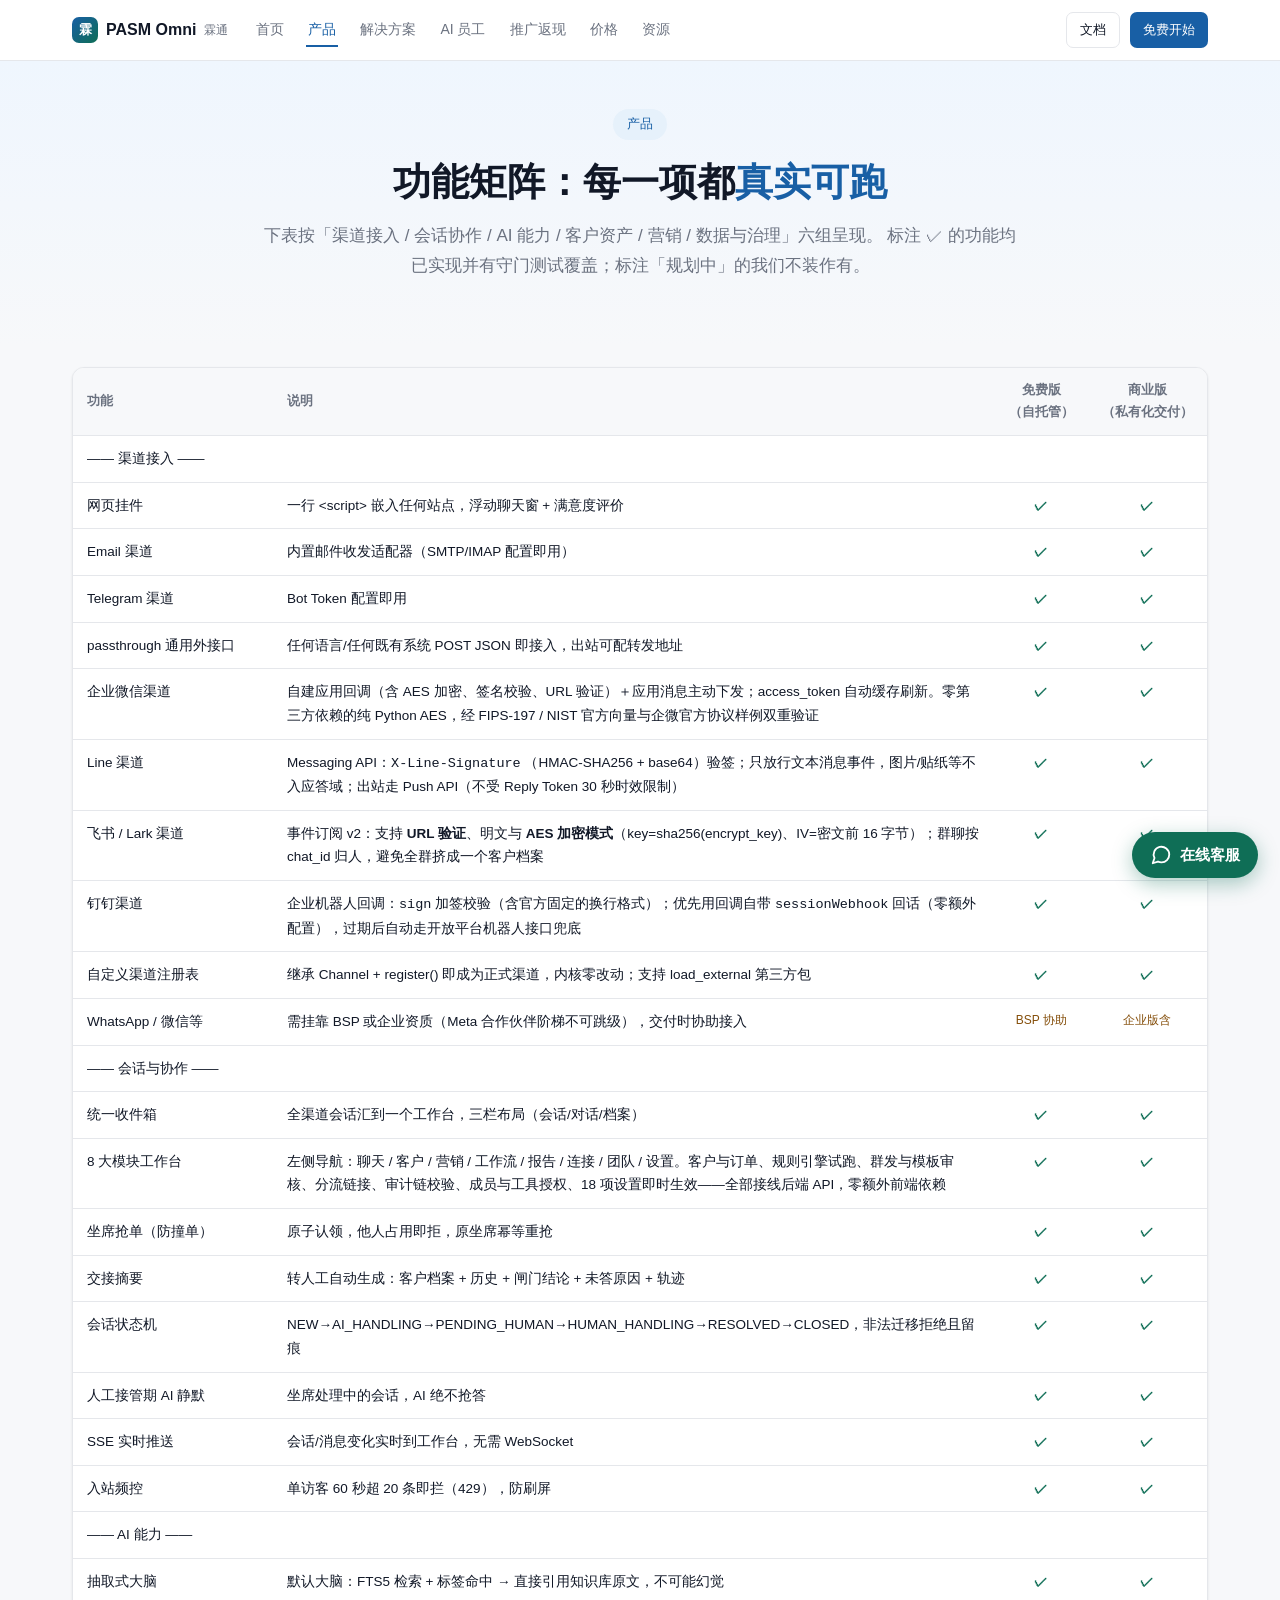
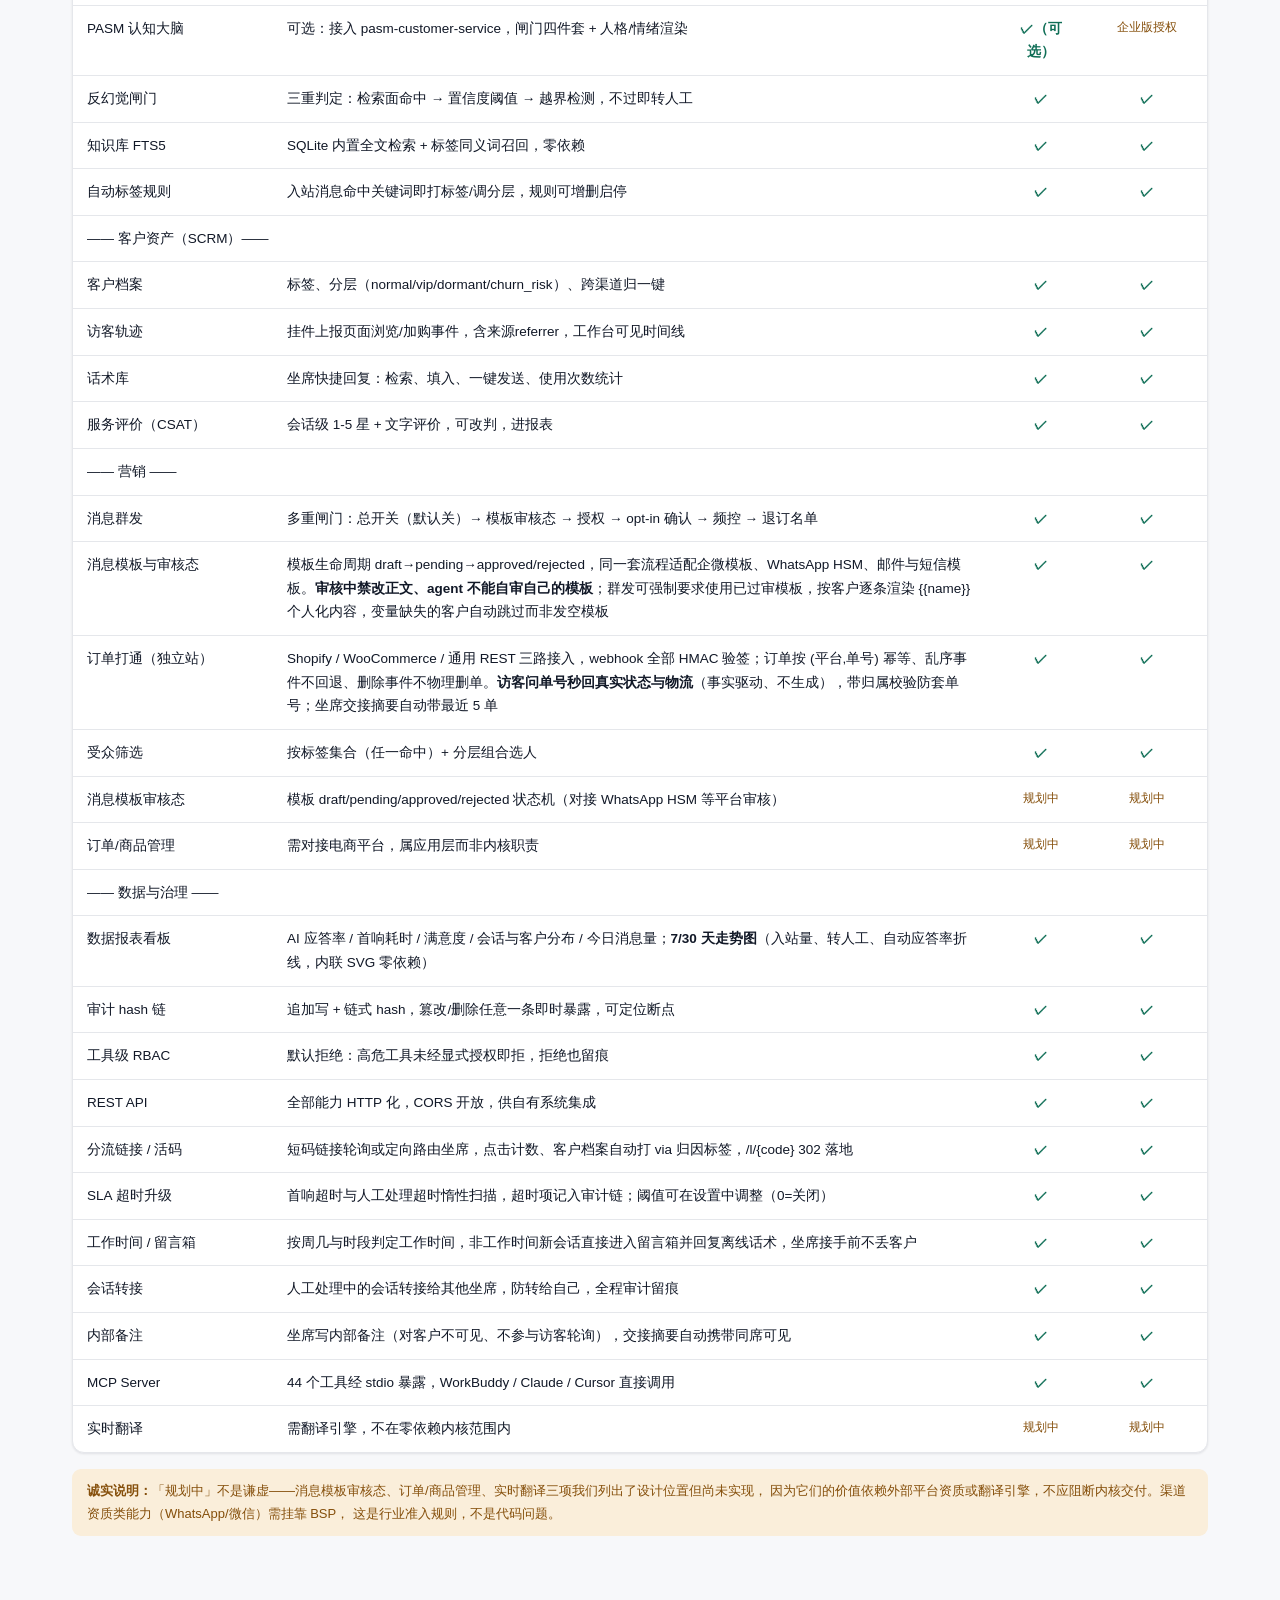
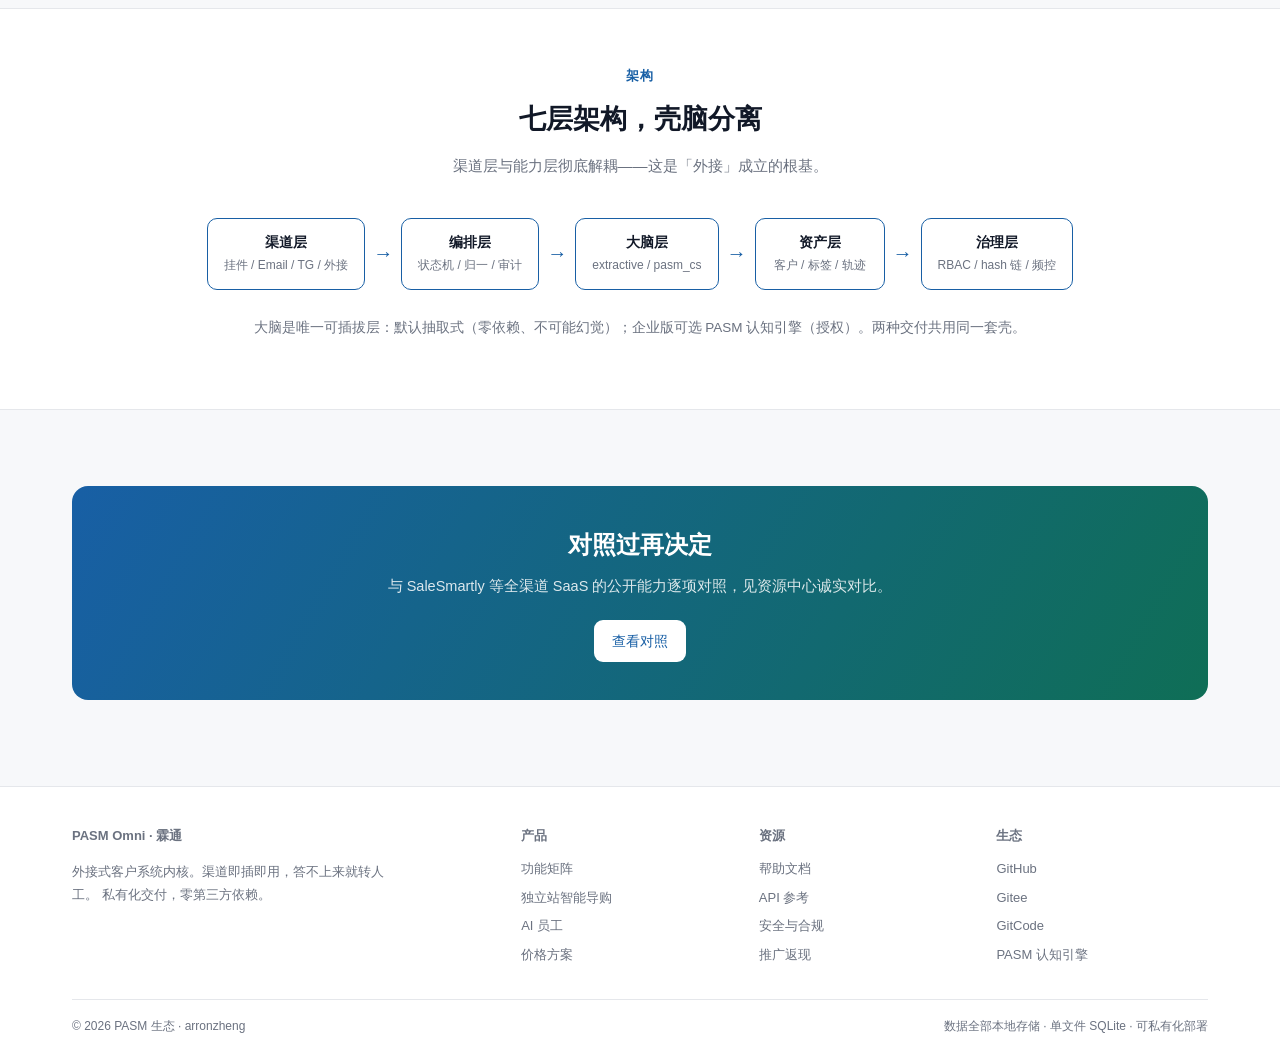
<file: products.html>
<!DOCTYPE html>
<html lang="zh-CN" data-page-node-id="J1vYAZTKt0NFnkWoxu0aSY">
<head data-page-node-id="zZXPYQgZlMJXHxjRNtA7v4">
<meta charset="utf-8" data-page-node-id="04hUkQKOMxFINtGckob3A4">
<meta name="viewport" content="width=device-width,initial-scale=1" data-page-node-id="4iI8HH0BSPl7WrjM8LDMBO">
<title>产品 · PASM Omni 霖通 —— 功能矩阵与真实能力清单</title>
<meta name="description" content="PASM Omni 产品功能矩阵：全渠道接入、统一收件箱、AI 员工、反幻觉闸门、SCRM、话术库、服务评价、数据报表、审计链、MCP。免费版与商业版能力对照。" data-page-node-id="myT9pyQcWaY8fdnGTfWU9v">
<link rel="stylesheet" href="assets/site.css" data-page-node-id="kAydAbb0pXBpXHVA4GFALL">
</head>
<body data-page-node-id="GcVudQFf9V79cifqaglOn5">

<nav class="nav" data-page-node-id="CHuDsnkekmeDwoJjpuEYfL">
  <div class="wrap" data-page-node-id="gcYFfBfGq4Lea8bSHbuAgG">
    <a class="brand" href="index.html" data-page-node-id="8HgcxAE2rz5NVDN9yTcq1P"><span class="logo" data-page-node-id="fExzAAh7bjEuXJmda8MXle">霖</span>PASM Omni <small data-page-node-id="B3eWGF2Cd3UHV51L8iC1LV">霖通</small></a>
    <div class="nav-links" data-page-node-id="dCil4XdXKorVkgnYFc9xRh">
      <a href="index.html" data-page-node-id="JlP2E4KEJuBV1TyFQEDwzt">首页</a>
      <a href="products.html" class="on" data-page-node-id="kBpjJBjo77jGXDEUPv497g">产品</a>
      <a href="solutions.html" data-page-node-id="CfTeWNTrZLlmxiLJ6aVaOo">解决方案</a>
      <a href="ai-agents.html" data-page-node-id="6l7CdWl96JLSR58PuUTwtt">AI 员工</a>
      <a href="promotion.html" data-page-node-id="RTKvXitMKaA7EqtPzphaHf">推广返现</a>
      <a href="pricing.html" data-page-node-id="LOoYkqY1r8ZrEKtvKDUsbB">价格</a>
      <a href="resources.html" data-page-node-id="oiRlRpBNqzGdHhcSsUp9tZ">资源</a>
    </div>
    <div class="nav-cta" data-page-node-id="fuheQcZVJP3TKdp8oZ3Ala">
      <a class="btn ghost sm" href="resources.html" data-page-node-id="9iOMHlxUPFIvO9YYaFhQVr">文档</a>
      <a class="btn sm" href="pricing.html" data-page-node-id="SOPa9ORTGH7RlGMHtSNcP1">免费开始</a>
    </div>
  </div>
</nav>

<section class="hero" style="padding:48px 0 40px" data-page-node-id="ddmDc7JpuvEItSOBn0hWhl">
  <div class="wrap" data-page-node-id="YcEh5jmWA3U0XnLkpkryrb">
    <span class="kicker" data-page-node-id="ovhqbRZzQHQ2riQnCgAgGP">产品</span>
    <h1 data-page-node-id="Elmthoss3eJR8S5sbZIWkB">功能矩阵：每一项都<em data-page-node-id="3U649jN7qn3nwjxBCRKX4I">真实可跑</em></h1>
    <p class="sub" data-page-node-id="peh0LGsGK6wPiCuSqAzg1w">下表按「渠道接入 / 会话协作 / AI 能力 / 客户资产 / 营销 / 数据与治理」六组呈现。
    标注 ✓ 的功能均已实现并有守门测试覆盖；标注「规划中」的我们不装作有。</p>
  </div>
</section>

<section class="block" style="padding-top:20px" data-page-node-id="b9IzvFq1NbcAEb1jfXpISJ">
  <div class="wrap" data-page-node-id="ZAPUDf0TD7buopEtCnivkA">
    <div class="tbl-wrap" data-page-node-id="WpKab1G3s1NRhHrrAWDw2d">
      <table data-page-node-id="djEmXbVN4f1UP1mpNYPoDP">
        <thead data-page-node-id="7pZTwSoKHACO4tcls57JDn">
          <tr data-page-node-id="RSI3vgMVkLiJpB69Jz35lK"><th style="width:200px" data-page-node-id="BqA1qZfPCK6YwL4HH4BBBS">功能</th><th data-page-node-id="bwfRxIHzyiFWiyIgMsR3Zy">说明</th><th class="center" data-page-node-id="S98mHPFGIYCGqclBcmvFmI">免费版<br data-page-node-id="rcYYQBw3YcYiZTWGpj4GfF">（自托管）</th><th class="center" data-page-node-id="blrer2w1PpL6882OhBLRdC">商业版<br data-page-node-id="UrOkaL1gjJLJU4QaafDJCU">（私有化交付）</th></tr>
        </thead>
        <tbody data-page-node-id="UIx3MouoZhOxdJBTtkjbio">
          <tr data-page-node-id="qbNjZy9UFKminjv0up4ywt"><td colspan="4" class="grp" data-page-node-id="vYz5nSALkqZYL50CVPtsKA">—— 渠道接入 ——</td></tr>
          <tr data-page-node-id="rO72HBGPiC5d8dPxPnOVtB"><td data-page-node-id="Ixt1Vipso1QGNqosRuvLHS">网页挂件</td><td data-page-node-id="QrKFlk4N4HOCIptUyURadP">一行 &lt;script&gt; 嵌入任何站点，浮动聊天窗 + 满意度评价</td><td class="center yes" data-page-node-id="huPzJFF6NHtkIx49TKY7RJ">✓</td><td class="center yes" data-page-node-id="N48E7xxY0l1acAReLxjHf1">✓</td></tr>
          <tr data-page-node-id="O2O5tZxFr0CnAGb8AWXQc9"><td data-page-node-id="p38bvGS5SIQyAywON8NzGf">Email 渠道</td><td data-page-node-id="dPiF47mQcngYxZotC52nWm">内置邮件收发适配器（SMTP/IMAP 配置即用）</td><td class="center yes" data-page-node-id="oHUfLaCAoW4yesNmSFVhDf">✓</td><td class="center yes" data-page-node-id="nG0uKfWgqrpZ3ZKqSaRhur">✓</td></tr>
          <tr data-page-node-id="MQ5A90oqJgRS6rzSbKZQUq"><td data-page-node-id="Dp8VEzkk27h209UV4o4jcO">Telegram 渠道</td><td data-page-node-id="C6Sb3V49tzL1bu7mpeE6cQ">Bot Token 配置即用</td><td class="center yes" data-page-node-id="ORuE3Mu8Ft6u0jpBELqRHK">✓</td><td class="center yes" data-page-node-id="U6p90cg0KBWsScDBUq27nh">✓</td></tr>
          <tr data-page-node-id="w4wnrKpPrSPLA9b5ctrKkt"><td data-page-node-id="vYPWDKpNGSwOzfdP9fDSfn">passthrough 通用外接口</td><td data-page-node-id="EOuHoniRH96nEDidRR5MdZ">任何语言/任何既有系统 POST JSON 即接入，出站可配转发地址</td><td class="center yes" data-page-node-id="cPOqcwJCTjDPxio3SbFbIi">✓</td><td class="center yes" data-page-node-id="yRAjylSGmWEx715Ub0bGJy">✓</td></tr>
          <tr><td>企业微信渠道</td><td>自建应用回调（含 AES 加密、签名校验、URL 验证）＋应用消息主动下发；access_token 自动缓存刷新。零第三方依赖的纯 Python AES，经 FIPS-197 / NIST 官方向量与企微官方协议样例双重验证</td><td class="center yes">✓</td><td class="center yes">✓</td></tr>
          <tr><td>Line 渠道</td><td>Messaging API：<code>X-Line-Signature</code> （HMAC-SHA256 + base64）验签；只放行文本消息事件，图片/贴纸等不入应答域；出站走 Push API（不受 Reply Token 30 秒时效限制）</td><td class="center yes">✓</td><td class="center yes">✓</td></tr>
          <tr><td>飞书 / Lark 渠道</td><td>事件订阅 v2：支持 <b>URL 验证</b>、明文与 <b>AES 加密模式</b>（key=sha256(encrypt_key)、IV=密文前 16 字节）；群聊按 chat_id 归人，避免全群挤成一个客户档案</td><td class="center yes">✓</td><td class="center yes">✓</td></tr>
          <tr><td>钉钉渠道</td><td>企业机器人回调：<code>sign</code> 加签校验（含官方固定的换行格式）；优先用回调自带 <code>sessionWebhook</code> 回话（零额外配置），过期后自动走开放平台机器人接口兜底</td><td class="center yes">✓</td><td class="center yes">✓</td></tr>
          <tr data-page-node-id="fmXkhEerBK7bBswJQNTsZB"><td data-page-node-id="vxPsLxNeGyCRAKknbtDwu3">自定义渠道注册表</td><td data-page-node-id="FxBZgMvwVaM8mUjtm55MoE">继承 Channel + register() 即成为正式渠道，内核零改动；支持 load_external 第三方包</td><td class="center yes" data-page-node-id="ByrtCpBKQ1Alsn9K4NvIHG">✓</td><td class="center yes" data-page-node-id="k3cG7rUETlUr8ggJGNdEod">✓</td></tr>
          <tr data-page-node-id="1uy26h6xyrm5PFd8VBrd2O"><td data-page-node-id="KVm536obugGldOZhGzx6BG">WhatsApp / 微信等</td><td data-page-node-id="kiXIiRDSFUY1hzNwR4foXl">需挂靠 BSP 或企业资质（Meta 合作伙伴阶梯不可跳级），交付时协助接入</td><td class="center plan" data-page-node-id="zFdEI9QitDUKSqq1SGVUbp">BSP 协助</td><td class="center plan" data-page-node-id="r7DuSZwlJhLL9v8zABzv4y">企业版含</td></tr>

          <tr data-page-node-id="h16ABy7qUqtPqz7BhBQQyN"><td colspan="4" class="grp" data-page-node-id="QTikCPrfCP7opUuUbDekd6">—— 会话与协作 ——</td></tr>
          <tr data-page-node-id="wBkeJ5dV0b2OobZErxHFdV"><td data-page-node-id="DjF5KecTPKwUmCEnRMhUEi">统一收件箱</td><td data-page-node-id="lIc6E88AZEZhRUU5McEHUU">全渠道会话汇到一个工作台，三栏布局（会话/对话/档案）</td><td class="center yes" data-page-node-id="IzPAURwLaaD5ZKv9Mf12pv">✓</td><td class="center yes" data-page-node-id="juE1793rU6jLx3LW2RUew0">✓</td></tr>
          <tr><td>8 大模块工作台</td><td>左侧导航：聊天 / 客户 / 营销 / 工作流 / 报告 / 连接 / 团队 / 设置。客户与订单、规则引擎试跑、群发与模板审核、分流链接、审计链校验、成员与工具授权、18 项设置即时生效——全部接线后端 API，零额外前端依赖</td><td class="center yes">✓</td><td class="center yes">✓</td></tr>
          <tr data-page-node-id="YHIWaGATHaV7rnKfSvA9DU"><td data-page-node-id="NbRETuJOLviPIjhMogGcO2">坐席抢单（防撞单）</td><td data-page-node-id="bWM4MB5A2ZFjjlxpouJBXL">原子认领，他人占用即拒，原坐席幂等重抢</td><td class="center yes" data-page-node-id="6QLg6QE870thlrhIOnHDyW">✓</td><td class="center yes" data-page-node-id="afsfs4Y7nK2wwnFCN9Cb7a">✓</td></tr>
          <tr data-page-node-id="W7iixnedKq6aBKl4zKEIIU"><td data-page-node-id="5CefEv2K75ZtmlJpW3zknd">交接摘要</td><td data-page-node-id="hez5eryvLXIeB6WWOHQOZn">转人工自动生成：客户档案 + 历史 + 闸门结论 + 未答原因 + 轨迹</td><td class="center yes" data-page-node-id="jQ9VXUBQDeopeY3B1M851P">✓</td><td class="center yes" data-page-node-id="szcvEXeyTfAFNBl90AA4b9">✓</td></tr>
          <tr data-page-node-id="ArtxgYLw3BrxSA9pbUP6ZM"><td data-page-node-id="tifUa031fpKuWagMElMdCj">会话状态机</td><td data-page-node-id="t4hBMAibz9J9ilGDE9p2BO">NEW→AI_HANDLING→PENDING_HUMAN→HUMAN_HANDLING→RESOLVED→CLOSED，非法迁移拒绝且留痕</td><td class="center yes" data-page-node-id="852x2hl4JSri6ZAQCGYsfi">✓</td><td class="center yes" data-page-node-id="yiSxpT3E31sUSHvXpsRwry">✓</td></tr>
          <tr data-page-node-id="pjCY79ErGN9ybQCpKEGH7l"><td data-page-node-id="Reo4VycM3QK1KA8BOcjtdH">人工接管期 AI 静默</td><td data-page-node-id="mCRqAnnN783yRL2p3WfVFM">坐席处理中的会话，AI 绝不抢答</td><td class="center yes" data-page-node-id="wa4tX91ihYrYlEXEZF6j8k">✓</td><td class="center yes" data-page-node-id="wVxNAKEVavDlHcjQoz7V7Y">✓</td></tr>
          <tr data-page-node-id="zoX9ZSflNYysA2I4JeoTOv"><td data-page-node-id="FQM8mqBuBBPsNvliNxY367">SSE 实时推送</td><td data-page-node-id="eokSZsjir7lE1vbBVNsM7d">会话/消息变化实时到工作台，无需 WebSocket</td><td class="center yes" data-page-node-id="afFyGyi1DVmxGJJGZyousO">✓</td><td class="center yes" data-page-node-id="zyiYuEtmUoGU5pENtzAMhv">✓</td></tr>
          <tr data-page-node-id="vyLutw2bxFL9CAtswDaOUR"><td data-page-node-id="h5cCI3xwuXZoFGeUleMYkg">入站频控</td><td data-page-node-id="9mL4vkF16vEo5beZgDlaCt">单访客 60 秒超 20 条即拦（429），防刷屏</td><td class="center yes" data-page-node-id="RC36Pwi5w5ePcNu5AFfTg1">✓</td><td class="center yes" data-page-node-id="IwAnC4GfBSlDKAzWW6VJ8a">✓</td></tr>

          <tr data-page-node-id="WDCQ9aU7FTT8baICuySBA6"><td colspan="4" class="grp" data-page-node-id="dxFJEL7or0KyQ5zRX9UKHF">—— AI 能力 ——</td></tr>
          <tr data-page-node-id="FKu7uGWaY934gLGVtBVtHx"><td data-page-node-id="ukMb925Uicxy5nuciNSLbw">抽取式大脑</td><td data-page-node-id="mFyPwgCqkL5mxy3jiLGNMb">默认大脑：FTS5 检索 + 标签命中 → 直接引用知识库原文，不可能幻觉</td><td class="center yes" data-page-node-id="R9xg59IClMiUDkJV3bpbrj">✓</td><td class="center yes" data-page-node-id="JdA7Rjou3oVh9dQN34uJiX">✓</td></tr>
          <tr data-page-node-id="QtJveak6l8DDcIrsqWvFNa"><td data-page-node-id="rzMb7xtlVXUDL1ZqtSJ0XN">PASM 认知大脑</td><td data-page-node-id="bzfVFDkwELGwxw3G5sZdBv">可选：接入 pasm-customer-service，闸门四件套 + 人格/情绪渲染</td><td class="center yes" data-page-node-id="TUjEogfPKaJDrCJAU9SVXt">✓（可选）</td><td class="center plan" data-page-node-id="b5VN6F8owyr0VPiQkEVlgz">企业版授权</td></tr>
          <tr data-page-node-id="rmKORtp0amJjw5qUPOxELB"><td data-page-node-id="Tg5s58VJd5zI65XjiXEx0y">反幻觉闸门</td><td data-page-node-id="wm3b1CZK1AQcAukfzvV3nt">三重判定：检索面命中 → 置信度阈值 → 越界检测，不过即转人工</td><td class="center yes" data-page-node-id="SOmiaXrgsrcIWsUCO49wrc">✓</td><td class="center yes" data-page-node-id="WRaHAiOyuyEbaS40dTVwuC">✓</td></tr>
          <tr data-page-node-id="bnt53D2hBSFkhvcEKsrxOS"><td data-page-node-id="IwDnrRsv3WLeNI2wFoznDm">知识库 FTS5</td><td data-page-node-id="ZtAkkoRbEOp1AD36jS6ckO">SQLite 内置全文检索 + 标签同义词召回，零依赖</td><td class="center yes" data-page-node-id="0x57LdHBuiGlOGU9V4eqDx">✓</td><td class="center yes" data-page-node-id="5eIQ61VmIOTZ2Gi8drd6ZJ">✓</td></tr>
          <tr data-page-node-id="b4U9uysUMkxhZJAQ3TDS2i"><td data-page-node-id="Ll4wvY3en67pNqcEYTFBKk">自动标签规则</td><td data-page-node-id="qeryh0XlNv8OF7DFLkmT05">入站消息命中关键词即打标签/调分层，规则可增删启停</td><td class="center yes" data-page-node-id="DcnrgcFGVNYm5ie0fmTRa0">✓</td><td class="center yes" data-page-node-id="SlRnDi0VubZtLSoetTVW90">✓</td></tr>

          <tr data-page-node-id="SPlKYeDbn2l0wS7AwQ2IT1"><td colspan="4" class="grp" data-page-node-id="iPRGFppDhJxd4SDG87OA7l">—— 客户资产（SCRM）——</td></tr>
          <tr data-page-node-id="PpXICLUoF7WGs97GbW46Ps"><td data-page-node-id="uymvF6kZ7AAJ6AkpkZTrXy">客户档案</td><td data-page-node-id="vY2It0ATTXyUW1F39uVfmx">标签、分层（normal/vip/dormant/churn_risk）、跨渠道归一键</td><td class="center yes" data-page-node-id="J9OHGoGhbABGnhEvvfvmnh">✓</td><td class="center yes" data-page-node-id="cSKXkGK1NBW2rXwECgahbK">✓</td></tr>
          <tr data-page-node-id="5BujaX3tE4DF7y3yEPLSmm"><td data-page-node-id="suEaQdsyYsGFubm01yVIH5">访客轨迹</td><td data-page-node-id="3XBwHStuhLBKCmQ9EUMyPE">挂件上报页面浏览/加购事件，含来源referrer，工作台可见时间线</td><td class="center yes" data-page-node-id="ofHZtFZwM8LgSaUVGKnqbs">✓</td><td class="center yes" data-page-node-id="bwSpOmbMdSrPHXWEJfjU55">✓</td></tr>
          <tr data-page-node-id="7nJJ36eAkFY1MoSTqoJfbs"><td data-page-node-id="WDdSbRe4kMPFJhnhmRUx6N">话术库</td><td data-page-node-id="vaoqzNORJuxvD8FztPrFAW">坐席快捷回复：检索、填入、一键发送、使用次数统计</td><td class="center yes" data-page-node-id="udtKz2R5dbgU5BqhtMpG4q">✓</td><td class="center yes" data-page-node-id="zyxClQGppMlKSPEeQO6POG">✓</td></tr>
          <tr data-page-node-id="piFu226z4JP0dgo2N2bPbT"><td data-page-node-id="f9vgus3P9eJzdHf7YPTqNX">服务评价（CSAT）</td><td data-page-node-id="BrVaVnucH9xFnJklUdTkfj">会话级 1-5 星 + 文字评价，可改判，进报表</td><td class="center yes" data-page-node-id="PZJFHayLPCO6LH8ipJSrpW">✓</td><td class="center yes" data-page-node-id="9GFCyGE1gJO0evQa3ICYyj">✓</td></tr>

          <tr data-page-node-id="Fs7whTiXKgotAF2Hmyfw35"><td colspan="4" class="grp" data-page-node-id="7sdjEs9RSHlFGfjiqfOp3p">—— 营销 ——</td></tr>
          <tr data-page-node-id="Z1JKaYbe2Hxr7rmROP0GuT"><td data-page-node-id="WxtDMuGt3gyoeHJm9j1TJK">消息群发</td><td data-page-node-id="bR4K0hkoGUwRSHMAOMOjyU">多重闸门：总开关（默认关）→ 模板审核态 → 授权 → opt-in 确认 → 频控 → 退订名单</td><td class="center yes" data-page-node-id="Z1bOGr5EOJmO4etbBknqWe">✓</td><td class="center yes" data-page-node-id="dwHGQNezZuFGCUeOM6j51X">✓</td></tr>
          <tr><td>消息模板与审核态</td><td>模板生命周期 draft→pending→approved/rejected，同一套流程适配企微模板、WhatsApp HSM、邮件与短信模板。<b>审核中禁改正文、agent 不能自审自己的模板</b>；群发可强制要求使用已过审模板，按客户逐条渲染 {{name}} 个人化内容，变量缺失的客户自动跳过而非发空模板</td><td class="center yes">✓</td><td class="center yes">✓</td></tr>
          <tr><td>订单打通（独立站）</td><td>Shopify / WooCommerce / 通用 REST 三路接入，webhook 全部 HMAC 验签；订单按 (平台,单号) 幂等、乱序事件不回退、删除事件不物理删单。<b>访客问单号秒回真实状态与物流</b>（事实驱动、不生成），带归属校验防套单号；坐席交接摘要自动带最近 5 单</td><td class="center yes">✓</td><td class="center yes">✓</td></tr>
          <tr data-page-node-id="lIb4An6FtvLiemy839UYeO"><td data-page-node-id="roqABXCOKZ3w0w7X249Sv6">受众筛选</td><td data-page-node-id="oD9dgN2o9IG7Qe4F9tt5q1">按标签集合（任一命中）+ 分层组合选人</td><td class="center yes" data-page-node-id="ftPCXylBhlQItTQRKFpjBm">✓</td><td class="center yes" data-page-node-id="CsOtRinlw6jF2JNDdDgZdI">✓</td></tr>
          <tr data-page-node-id="t38ZbGxpMXozXJmnMuaHRX"><td data-page-node-id="nPaTaxDQd8CJyzYRDEY5XM">消息模板审核态</td><td data-page-node-id="eShPpMTHP8J9t5ZVsh9Jxx">模板 draft/pending/approved/rejected 状态机（对接 WhatsApp HSM 等平台审核）</td><td class="center plan" data-page-node-id="tDtd36Q4c1iHKOkPguVzwv">规划中</td><td class="center plan" data-page-node-id="ByI1GeJDP0XZERyUrrlxeo">规划中</td></tr>
          <tr data-page-node-id="cfs0hCXudvusSgjcVO4jJE"><td data-page-node-id="qorRAA1IiWePUoMCxqCx9w">订单/商品管理</td><td data-page-node-id="jRVKRXyzHaCEmchBDzE0nz">需对接电商平台，属应用层而非内核职责</td><td class="center plan" data-page-node-id="VFcARrBdbwiPyTE8bXSP2c">规划中</td><td class="center plan" data-page-node-id="rqxGN5k4oyEhpD5VUGVBqV">规划中</td></tr>

          <tr data-page-node-id="TZnXqnCurElOPVnnWFEjr5"><td colspan="4" class="grp" data-page-node-id="r3GtY8c0U6aVPRJuddIDgP">—— 数据与治理 ——</td></tr>
          <tr data-page-node-id="BLyxgwKyoQsD9teZqbcZKC"><td data-page-node-id="v0DgyuRFpDExoR5OAa587H">数据报表看板</td><td data-page-node-id="HiDt4q6sAIHGzHSrqWe4dE">AI 应答率 / 首响耗时 / 满意度 / 会话与客户分布 / 今日消息量；<b>7/30 天走势图</b>（入站量、转人工、自动应答率折线，内联 SVG 零依赖）</td><td class="center yes" data-page-node-id="saURiv80fXYMYhS5dr4YGW">✓</td><td class="center yes" data-page-node-id="5KYvvxd6juZu4R1kQkJ9g6">✓</td></tr>
          <tr data-page-node-id="ZWrcGShHyHbEqG8uyaD2p9"><td data-page-node-id="Bp3tC3rIYRhi8gwXIVdz1j">审计 hash 链</td><td data-page-node-id="ekw8bsYVreB5M49nv2WJPW">追加写 + 链式 hash，篡改/删除任意一条即时暴露，可定位断点</td><td class="center yes" data-page-node-id="2bi95zcNbyjFlgOG1HlBZs">✓</td><td class="center yes" data-page-node-id="mdjCuPrEz7qsLuTWVgJwEV">✓</td></tr>
          <tr data-page-node-id="JDw3jF3shICkzL5pSzwre9"><td data-page-node-id="TVxaMtqDZrV5Cbo3W8UOGq">工具级 RBAC</td><td data-page-node-id="gB4OWmOsxCadA21kIuxTJH">默认拒绝：高危工具未经显式授权即拒，拒绝也留痕</td><td class="center yes" data-page-node-id="8ssNetDLDDYlDtKNwe3IKD">✓</td><td class="center yes" data-page-node-id="aZokzpoDG3aFHOAFldqWXG">✓</td></tr>
          <tr data-page-node-id="duRcY3m4tbFwUb8ZgvbbzC"><td data-page-node-id="WHuUQOlP6Zb1ORcKoKmKgf">REST API</td><td data-page-node-id="ufIMkczhgmqNgZjo5Hfcgo">全部能力 HTTP 化，CORS 开放，供自有系统集成</td><td class="center yes" data-page-node-id="B04s9gFyV5Ddob23wfFSNc">✓</td><td class="center yes" data-page-node-id="8uEkvcydG7B3WMkcmcbqB2">✓</td></tr>
          <tr><td>分流链接 / 活码</td><td>短码链接轮询或定向路由坐席，点击计数、客户档案自动打 via 归因标签，/l/{code} 302 落地</td><td class="center yes">✓</td><td class="center yes">✓</td></tr>
          <tr><td>SLA 超时升级</td><td>首响超时与人工处理超时惰性扫描，超时项记入审计链；阈值可在设置中调整（0=关闭）</td><td class="center yes">✓</td><td class="center yes">✓</td></tr>
          <tr><td>工作时间 / 留言箱</td><td>按周几与时段判定工作时间，非工作时间新会话直接进入留言箱并回复离线话术，坐席接手前不丢客户</td><td class="center yes">✓</td><td class="center yes">✓</td></tr>
          <tr><td>会话转接</td><td>人工处理中的会话转接给其他坐席，防转给自己，全程审计留痕</td><td class="center yes">✓</td><td class="center yes">✓</td></tr>
          <tr><td>内部备注</td><td>坐席写内部备注（对客户不可见、不参与访客轮询），交接摘要自动携带同席可见</td><td class="center yes">✓</td><td class="center yes">✓</td></tr>
          <tr data-page-node-id="w4NeL8y2YZHHPBx4W01W8k"><td data-page-node-id="Kng6deTzVpNjcGkqyTiMUk">MCP Server</td><td data-page-node-id="ZyWQQFQbffl11HZbc16M9p">44 个工具经 stdio 暴露，WorkBuddy / Claude / Cursor 直接调用</td><td class="center yes" data-page-node-id="YgCG5LYzBVhI1V6V6LEnju">✓</td><td class="center yes" data-page-node-id="qDFcldOCzSpSJZaPJ2btcS">✓</td></tr>
          <tr data-page-node-id="eUFcYBoF2ywSLEibtmAigo"><td data-page-node-id="OvRc3Pz4pnOt7IGARf696f">实时翻译</td><td data-page-node-id="NA5l9ApdAkStPDinBuH8zB">需翻译引擎，不在零依赖内核范围内</td><td class="center plan" data-page-node-id="bO6HSi8XLYPncVnW9Lz1KH">规划中</td><td class="center plan" data-page-node-id="r2eJ8Z8KW1gxGYzX58YIAJ">规划中</td></tr>
        </tbody>
      </table>
    </div>

    <div class="note" data-page-node-id="IPXQFNHrshBBDB1Eh6J8Rj">
      <b data-page-node-id="dKDkVGAeLDAQiHek2CBAQU">诚实说明：</b>「规划中」不是谦虚——消息模板审核态、订单/商品管理、实时翻译三项我们列出了设计位置但尚未实现，
      因为它们的价值依赖外部平台资质或翻译引擎，不应阻断内核交付。渠道资质类能力（WhatsApp/微信）需挂靠 BSP，
      这是行业准入规则，不是代码问题。
    </div>
  </div>
</section>

<section class="block alt" data-page-node-id="g1jxjF343jU3Ts9rNPO5vE">
  <div class="wrap" data-page-node-id="4k7IdaIYX4AhTEK9LJhj4G">
    <div class="block-head" data-page-node-id="B8mPmGrrfvhBaZzPKSw9aU">
      <div class="tag" data-page-node-id="Qs41WkEXDZMj1BTNA5Zqpj">架构</div>
      <h2 data-page-node-id="Duqk5xByMteZjfsZncUxHf">七层架构，壳脑分离</h2>
      <p data-page-node-id="iUbiksGLWVtkoYHSpPtIKw">渠道层与能力层彻底解耦——这是「外接」成立的根基。</p>
    </div>
    <div class="flow" data-page-node-id="qwH9G2zdErrzDDuEFBt9XZ">
      <div class="node" data-page-node-id="AnGneFBGrgyBpKxQkBobxo"><b data-page-node-id="kCs1mHdKst3DxNfaSQOC43">渠道层</b><span data-page-node-id="ETk9Z4R6u46S5KGHBVseyG">挂件 / Email / TG / 外接</span></div>
      <div class="arr" data-page-node-id="SFs3lF00xTH1OcsIKUE9hI">→</div>
      <div class="node" data-page-node-id="Gxz3CC5gMxIaDQkZ6Oly43"><b data-page-node-id="B285AK69IfRhmoKn4364Hy">编排层</b><span data-page-node-id="hD4nWvp5857jEkAAlpK0lz">状态机 / 归一 / 审计</span></div>
      <div class="arr" data-page-node-id="EOm5AMAo59mCNCTMjxa50r">→</div>
      <div class="node" data-page-node-id="Q73xkoojlwG7vAsy49lSJt"><b data-page-node-id="7cb4tui0LeeU9fplLSuPcc">大脑层</b><span data-page-node-id="OmNbFz3kU6Ghpb6BaXaYMV">extractive / pasm_cs</span></div>
      <div class="arr" data-page-node-id="UxjH35D4ColTTaCRQ74jEh">→</div>
      <div class="node" data-page-node-id="aUWB36lp5YFteXxNhUh0jl"><b data-page-node-id="1G10JNsRDKTqffhGSjLOH4">资产层</b><span data-page-node-id="fhIvddoQZR55sjYbGdFw60">客户 / 标签 / 轨迹</span></div>
      <div class="arr" data-page-node-id="NYGFzHGsb8Z4HCCRVDjjm1">→</div>
      <div class="node" data-page-node-id="hPouhVSvMTc79O79BzRjSV"><b data-page-node-id="90WbnVXOG2mE6tT4hovC0J">治理层</b><span data-page-node-id="vHLSzq8q85go3UVKP4Wsxt">RBAC / hash 链 / 频控</span></div>
    </div>
    <p class="center" style="color:var(--sub);font-size:13.5px" data-page-node-id="MZviaRG7FD3mGwZaWAeVKc">大脑是唯一可插拔层：默认抽取式（零依赖、不可能幻觉）；企业版可选 PASM 认知引擎（授权）。两种交付共用同一套壳。</p>
  </div>
</section>

<section class="block" data-page-node-id="RAc1Iu7ycPWJPWmZfDJTXL">
  <div class="wrap" data-page-node-id="xO80KG1OTD7ZqAR4Fi9R4q">
    <div class="cta-bar" data-page-node-id="xROyFfo1U8xuy1ZSAPxtrc">
      <h2 data-page-node-id="bOGzrp1d8jWB2awVuHAEaQ">对照过再决定</h2>
      <p data-page-node-id="lK1ZJJGdXBlHAfXEXqCG0g">与 SaleSmartly 等全渠道 SaaS 的公开能力逐项对照，见资源中心诚实对比。</p>
      <a class="btn" href="resources.html#compare" data-page-node-id="KP3IEjzieH1bIIvsgtRBGt">查看对照</a>
    </div>
  </div>
</section>

<footer data-page-node-id="FEqunAM6GdPnqlIx3ohHTi">
  <div class="wrap" data-page-node-id="fDW1BhPCBIwGeMhUuopxC6">
    <div class="cols" data-page-node-id="uwDOqrA7l50rxSYEh5iwFD">
      <div data-page-node-id="DfIwjLudljgnhDko2iN4X9">
        <h4 data-page-node-id="qDd59rRQu50gcV1zSIOFGA">PASM Omni · 霖通</h4>
        <p class="about" data-page-node-id="VAsP8uU3U9PNUZBTG5a7AN">外接式客户系统内核。渠道即插即用，答不上来就转人工。
        私有化交付，零第三方依赖。</p>
      </div>
      <div data-page-node-id="A2wM097Dv4j5qC5mf6xQcO">
        <h4 data-page-node-id="sKETE6bx3JogmMoXtfl0DG">产品</h4>
        <ul data-page-node-id="mxmcRgYM449jaE3a3UCKiK">
          <li data-page-node-id="wfVnOvc568d6Slx9oNL82H"><a href="products.html" data-page-node-id="s2ksGbnRZ6Q6uRLJXrLfIl">功能矩阵</a></li>
          <li data-page-node-id="QAnEbaQvM1KCiEglgUPxsJ"><a href="solutions.html" data-page-node-id="9RZveBcFJTGGbUrj2LoPkD">独立站智能导购</a></li>
          <li data-page-node-id="7UzIuuGl552YspiLRovJcO"><a href="ai-agents.html" data-page-node-id="mx3VurvqRHbAhrFiYDCBd6">AI 员工</a></li>
          <li data-page-node-id="wKICDwXmimgnOGBQ2zNzxj"><a href="pricing.html" data-page-node-id="NOVrp5EOj0rFbgvNfHCCft">价格方案</a></li>
        </ul>
      </div>
      <div data-page-node-id="E8S171c5aA2dE3wSqEqZGi">
        <h4 data-page-node-id="YggxxA9ti6j1I3fAPJ29ZX">资源</h4>
        <ul data-page-node-id="L61WAdy5bSlKG7hmzodL6w">
          <li data-page-node-id="fLkImbou9q1Ud2Hr3Jckx8"><a href="resources.html" data-page-node-id="7DTzZwsWDEqigi9PB9MYBP">帮助文档</a></li>
          <li data-page-node-id="Vjo4FjF6FOFEhNGkGhDqL4"><a href="resources.html#api" data-page-node-id="FgXgFmr8viv8y4HDrGG9lu">API 参考</a></li>
          <li data-page-node-id="iRSTBZkh2lYDDycVTFJHZ3"><a href="resources.html#security" data-page-node-id="FljK4UfAd99Di143XNhllx">安全与合规</a></li>
          <li data-page-node-id="rOUFPUBfA8E5lxQzWh6a1C"><a href="promotion.html" data-page-node-id="uGbEY2DrN8n8jUthbo3mXB">推广返现</a></li>
        </ul>
      </div>
      <div data-page-node-id="IQuxey1Hm3jhTA43rYIex5">
        <h4 data-page-node-id="OCKpxCNeAhF8vEJZpwVyF2">生态</h4>
        <ul data-page-node-id="xFqlqChGPUN5GtcYZUJNMV">
          <li data-page-node-id="wxTTNmGY3jfihgctmHGram"><a href="https://github.com/arronJack/pasm-omni" target="_blank" rel="noopener" data-page-node-id="lDOHy9Nbx2Go3i1xQLED9B">GitHub</a></li>
          <li data-page-node-id="bp1aeXtMvO6HSQrnBHCOdW"><a href="https://gitee.com/arronzheng/pasm-omni" target="_blank" rel="noopener" data-page-node-id="RCpaDT1IW8Ae9JR155LDPK">Gitee</a></li>
          <li><a href="https://gitcode.com/arronzheng/pasm-omni" target="_blank" rel="noopener">GitCode</a></li>
          <li data-page-node-id="uSF6gDCq4HPwJpt4is6hIj"><a href="ai-agents.html#pasm" data-page-node-id="GHJHucvFIci7no2vGVdEHc">PASM 认知引擎</a></li>
        </ul>
      </div>
    </div>
    <div class="copy" data-page-node-id="KoKsdK9lFncl36NJQgRUmu">
      <span data-page-node-id="QNpBPrmFFPdDBdASI0KhET">© 2026 PASM 生态 · arronzheng</span>
      <span data-page-node-id="lRuB2Ub5etZ3RXwEtgYyIX">数据全部本地存储 · 单文件 SQLite · 可私有化部署</span>
    </div>
  </div>
</footer>


<!-- PASM Omni 客服接入挂件（打开即聊，参考 SaleSmartly 浮动客服） -->
<div id="pasmCsWidget">
  <div id="pasmCsPanel" class="pasm-cs-panel" hidden>
    <div class="pasm-cs-head">
      <div>
        <div class="pasm-cs-title">PASM Omni &middot; 在线客服</div>
        <div class="pasm-cs-sub2" id="pasmCsMode">演示模式</div>
      </div>
      <button id="pasmCsClose" class="pasm-cs-x" aria-label="关闭">&times;</button>
    </div>
    <div class="pasm-cs-chat" id="pasmCsMsgs"></div>
    <div class="pasm-cs-quick" id="pasmCsQuick"></div>
    <div class="pasm-cs-inputrow">
      <input id="pasmCsText" type="text" placeholder="输入消息，回车发送&hellip;" autocomplete="off">
      <button id="pasmCsSend">发送</button>
    </div>
    <div class="pasm-cs-foot">由 PASM Omni 霖通驱动 &middot; 私有化部署</div>
  </div>
  <button id="pasmCsBtn" class="pasm-cs-btn" aria-label="在线客服">
    <svg viewBox="0 0 24 24" width="22" height="22" fill="none" stroke="currentColor" stroke-width="2" stroke-linecap="round" stroke-linejoin="round"><path d="M21 11.5a8.38 8.38 0 0 1-8.5 8.5 8.5 8.5 0 0 1-3.8-.9L3 21l1.9-5.7A8.5 8.5 0 1 1 21 11.5z"/></svg>
    <span>在线客服</span>
  </button>
</div>
<style>
  #pasmCsWidget{position:fixed;right:22px;bottom:22px;z-index:9999;font-family:-apple-system,BlinkMacSystemFont,"Segoe UI","PingFang SC","Microsoft YaHei",sans-serif}
  .pasm-cs-btn{display:flex;align-items:center;gap:8px;background:#0F6E56;color:#fff;border:none;border-radius:28px;padding:12px 18px;font-size:15px;font-weight:600;cursor:pointer;box-shadow:0 6px 20px rgba(15,110,86,.35);transition:transform .15s,box-shadow .15s}
  .pasm-cs-btn:hover{transform:translateY(-2px);box-shadow:0 10px 26px rgba(15,110,86,.45)}
  .pasm-cs-panel{position:absolute;right:0;bottom:66px;width:344px;max-width:92vw;height:470px;max-height:78vh;display:flex;flex-direction:column;background:#fff;border:1px solid #e6e8eb;border-radius:16px;box-shadow:0 16px 48px rgba(17,24,39,.18);overflow:hidden}
  .pasm-cs-head{display:flex;align-items:center;justify-content:space-between;padding:12px 16px;background:#0F6E56;color:#fff}
  .pasm-cs-title{font-weight:700;font-size:15px}
  .pasm-cs-sub2{font-size:11px;opacity:.85;margin-top:2px}
  .pasm-cs-x{background:none;border:none;color:#fff;font-size:22px;line-height:1;cursor:pointer}
  .pasm-cs-chat{flex:1;overflow-y:auto;padding:14px;background:#f7f8f9;display:flex;flex-direction:column;gap:10px}
  .pcs-b{max-width:82%;padding:9px 12px;border-radius:12px;font-size:14px;line-height:1.55;white-space:pre-wrap;word-break:break-word}
  .pcs-c{align-self:flex-end;background:#0F6E56;color:#fff;border-bottom-right-radius:4px}
  .pcs-a{align-self:flex-start;background:#fff;border:1px solid #e5e7eb;border-bottom-left-radius:4px}
  .pcs-s{align-self:center;font-size:11px;color:#8a929c;background:#eef0f2;padding:4px 10px;border-radius:10px}
  .pcs-typing{align-self:flex-start;font-size:12px;color:#8a929c;padding:4px 10px}
  .pasm-cs-quick{display:flex;flex-wrap:wrap;gap:6px;padding:10px 12px 0;border-top:1px solid #f0f1f3;background:#fff}
  .pasm-cs-quick button{border:1px solid #d7e3dd;background:#f3f6f5;color:#0F6E56;border-radius:14px;padding:5px 10px;font-size:12px;cursor:pointer}
  .pasm-cs-quick button:hover{background:#e3efe9}
  .pasm-cs-inputrow{display:flex;gap:8px;padding:10px 12px;background:#fff}
  .pasm-cs-inputrow input{flex:1;border:1px solid #d1d5db;border-radius:8px;padding:8px 10px;font-size:14px;font-family:inherit;outline:none}
  .pasm-cs-inputrow input:focus{border-color:#0F6E56}
  .pasm-cs-inputrow button{background:#0F6E56;color:#fff;border:none;border-radius:8px;padding:0 16px;font-size:14px;cursor:pointer;white-space:nowrap}
  .pasm-cs-inputrow button:disabled{background:#b0b7c3;cursor:not-allowed}
  .pasm-cs-foot{padding:0 12px 10px;font-size:11px;color:#aab0b8;background:#fff;text-align:center}
  [hidden]{display:none!important}
  @media(max-width:520px){#pasmCsWidget{right:14px;bottom:14px}.pasm-cs-panel{width:300px;height:420px}}
</style>
<script>
(function () {
  // ===== 接入配置：部署 pasm-omni 服务后，把地址填在这里即变为真实客服 =====
  var PASM_API = ""; // 例如 "https://omni.example.com"（留空 = 演示模式）
  var btn = document.getElementById("pasmCsBtn"),
      panel = document.getElementById("pasmCsPanel"),
      x = document.getElementById("pasmCsClose"),
      box = document.getElementById("pasmCsMsgs"),
      quick = document.getElementById("pasmCsQuick"),
      input = document.getElementById("pasmCsText"),
      send = document.getElementById("pasmCsSend"),
      mode = document.getElementById("pasmCsMode");
  if (!btn) return;

  // 访客身份：localStorage 记住，避免每次刷新都是新客户
  var KEY = "pasm_omni_visitor";
  var visitor;
  try { visitor = JSON.parse(localStorage.getItem(KEY) || "null"); } catch (e) {}
  if (!visitor) {
    visitor = { id: "v" + Math.random().toString(36).slice(2, 10) + Date.now().toString(36).slice(-4) };
    try { localStorage.setItem(KEY, JSON.stringify(visitor)); } catch (e) {}
  }

  var sending = false, greeted = false;

  function esc(s) {
    return String(s == null ? "" : s).replace(/[&<>"]/g, function (c) {
      return { "&": "&amp;", "<": "&lt;", ">": "&gt;", '"': "&quot;" }[c];
    });
  }
  function bubble(text, who) {
    var d = document.createElement("div");
    d.className = "pcs-b pcs-" + who;
    d.textContent = text;
    box.appendChild(d);
    box.scrollTop = 1e9;
    return d;
  }
  function notice(text) {
    var d = document.createElement("div");
    d.className = "pcs-s";
    d.textContent = text;
    box.appendChild(d);
    box.scrollTop = 1e9;
  }
  function typingOn() {
    var d = document.createElement("div");
    d.className = "pcs-typing";
    d.textContent = "对方正在输入…";
    box.appendChild(d);
    box.scrollTop = 1e9;
    return d;
  }

  // ===== 常见问题快选 =====
  var QUICK = [
    "价格是多少？",
    "支持哪些渠道？",
    "怎么私有化部署？",
    "AI 会不会乱答？",
    "转人工"
  ];
  QUICK.forEach(function (q) {
    var b = document.createElement("button");
    b.textContent = q;
    b.onclick = function () { input.value = q; doSend(); };
    quick.appendChild(b);
  });

  // ===== 演示模式 FAQ（本地应答，不经过网络；真实模式由服务端大脑应答） =====
  var FAQ = [
    { k: ["价格", "多少钱", "费用", "收费", "版本"], a: "PASM Omni 价格：\n· 免费版（自托管）¥0\n· 团队版 ¥148/年\n· 企业版 ¥1,880/年\n详见价格页：<a href='pricing.html' style='color:#0F6E56'>pricing.html</a>（当前为演示模式，配置 API 地址后由真实系统应答）" },
    { k: ["渠道", "接入", "微信", "企微", "飞书", "钉钉", "telegram", "email", "line"], a: "内置 10 个渠道：webchat 网页挂件、Email、Telegram、Passthrough、企业微信、微信客服、WhatsApp、Line、飞书、钉钉。挂件一行 <script> 即可嵌入任何站点，访客打开就能聊。" },
    { k: ["部署", "私有化", "安装", "自托管", "依赖"], a: "纯 Python 标准库实现（sqlite3/http.server/hashlib/json），Python 3.11+ 即可运行，SQLite 单文件存储，数据不出自己的机器。\n启动：python -m pasm_omni.cli serve --port 8770" },
    { k: ["乱答", "幻觉", "准确", "靠谱", "答错"], a: "两层保险：① 反幻觉相关性闸门——知识库够不着就明说答不上来，不编造；② 确定性规则引擎——关键词/条件命中的答复不经过大模型，不可能幻觉。" },
    { k: ["人工", "转人工", "坐席"], a: "演示模式无法真正转人工。真实部署后：识别到客诉/高危/规则命中即自动转人工，坐席在工作台接管，会话全程留痕。" },
    { k: ["试用", "测试", "demo"], a: "可以。免费版支持完整自托管；需要实施服务或定制可联系我们（页面底部有联系方式）。" }
  ];

  function demoAnswer(text) {
    var t = text.toLowerCase();
    for (var i = 0; i < FAQ.length; i++) {
      for (var j = 0; j < FAQ[i].k.length; j++) {
        if (t.indexOf(FAQ[i].k[j]) >= 0) return FAQ[i].a;
      }
    }
    return "这里是演示应答 🦉\n真实部署后，这个问题会由 PASM Omni 的客服系统回答：先查知识库（反幻觉闸门把关），答不上来会转人工。\n想了解价格、渠道或部署方式，可以点下面的常见问题。";
  }

  function doSend() {
    var text = (input.value || "").trim();
    if (!text || sending) return;
    sending = true;
    send.disabled = true;
    bubble(text, "c");
    input.value = "";
    var tp = typingOn();

    function done() {
      if (tp && tp.parentNode) tp.parentNode.removeChild(tp);
      sending = false;
      send.disabled = false;
      input.focus();
    }

    if (PASM_API) {
      // ===== 真实模式：与官方 widget.js 同协议 =====
      fetch(PASM_API + "/api/chat", {
        method: "POST",
        headers: { "Content-Type": "application/json" },
        body: JSON.stringify({ channel: "webchat", external_id: visitor.id, text: text })
      }).then(function (r) { return r.json(); }).then(function (r) {
        done();
        if (r && r.reply) {
          bubble(r.reply, "a");
          if (r.action === "handoff") notice("已转人工，坐席稍后回复");
        } else if (r && r.error) {
          notice("发送失败：" + r.error);
        } else {
          notice("服务未返回应答，请稍后重试");
        }
      }).catch(function () {
        done();
        notice("网络异常：服务暂不可达（演示模式下仅本地应答）");
      });
    } else {
      // ===== 演示模式：本地 FAQ =====
      setTimeout(function () {
        done();
        var a = demoAnswer(text);
        var d = document.createElement("div");
        d.className = "pcs-b pcs-a";
        d.innerHTML = esc(a).replace(/\n/g, "<br>").replace(
          /&lt;a href='([^']+)' style='color:#0F6E56'&gt;([^&]+)&lt;\/a&gt;/g,
          "<a href='$1' style='color:#0F6E56'>$2</a>");
        box.appendChild(d);
        box.scrollTop = 1e9;
      }, 450);
    }
  }

  btn.onclick = function () {
    panel.hidden = !panel.hidden;
    if (!panel.hidden) {
      if (!greeted) {
        greeted = true;
        bubble("您好 👋 欢迎了解 PASM Omni 霖通——外接式客户系统内核。\n有什么可以帮您？", "a");
        mode.textContent = PASM_API ? "在线" : "演示模式";
      }
      input.focus();
    }
  };
  if (x) x.onclick = function () { panel.hidden = true; };
  send.onclick = doSend;
  input.onkeydown = function (e) {
    if (e.key === "Enter") { e.preventDefault(); doSend(); }
  };
})();
</script></body>
</html>
</file>
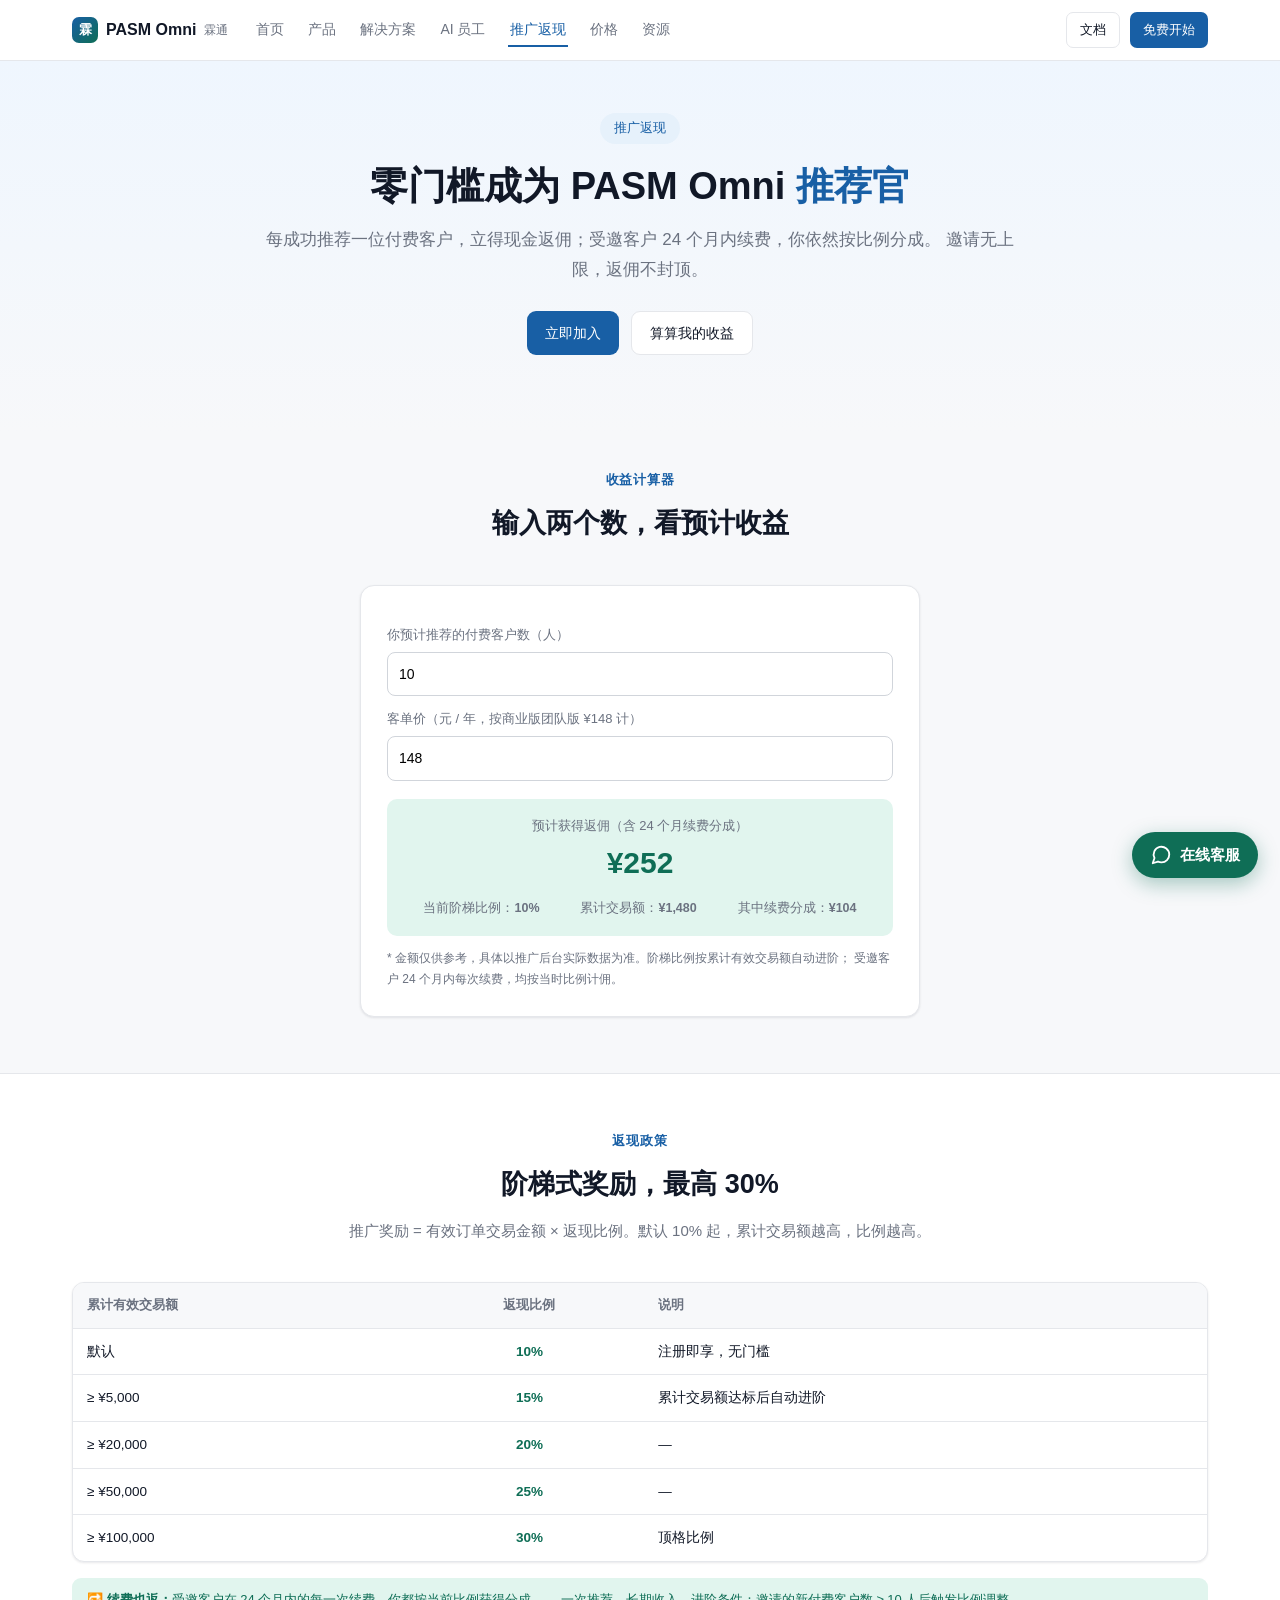
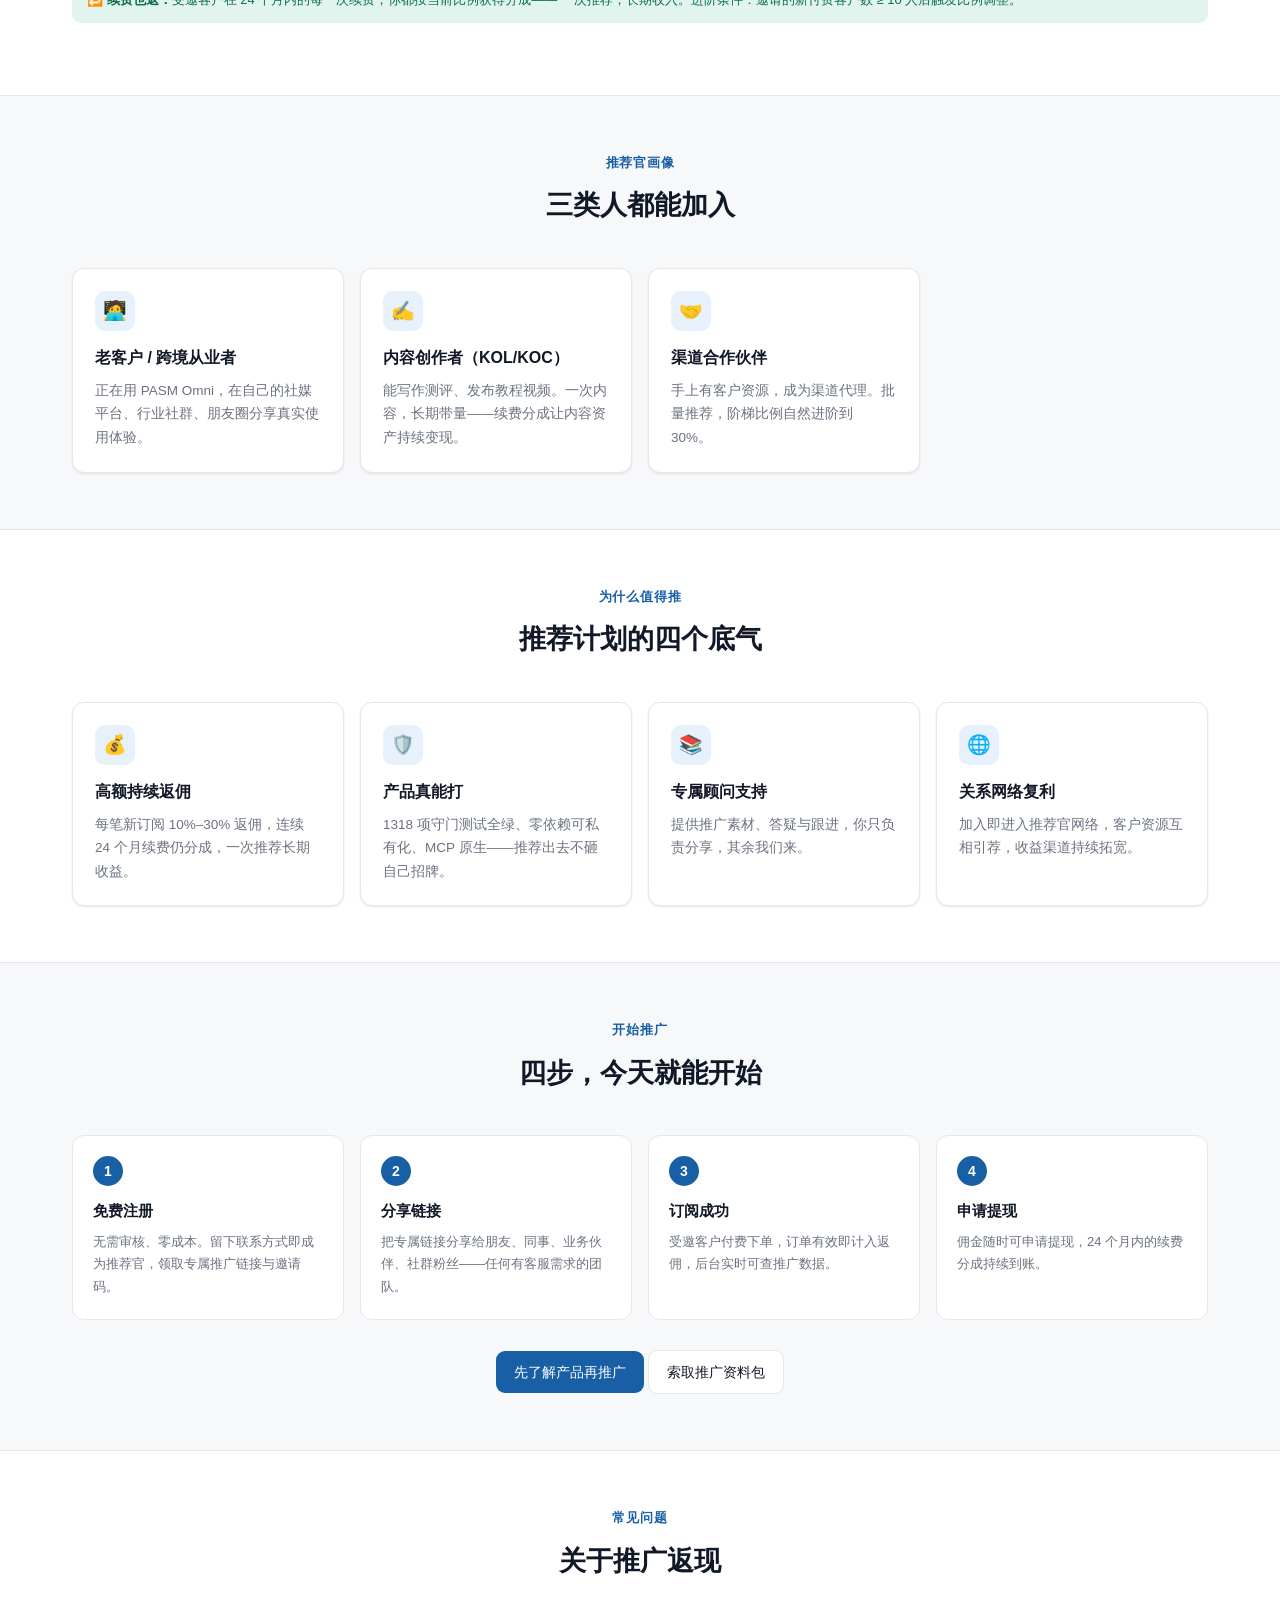
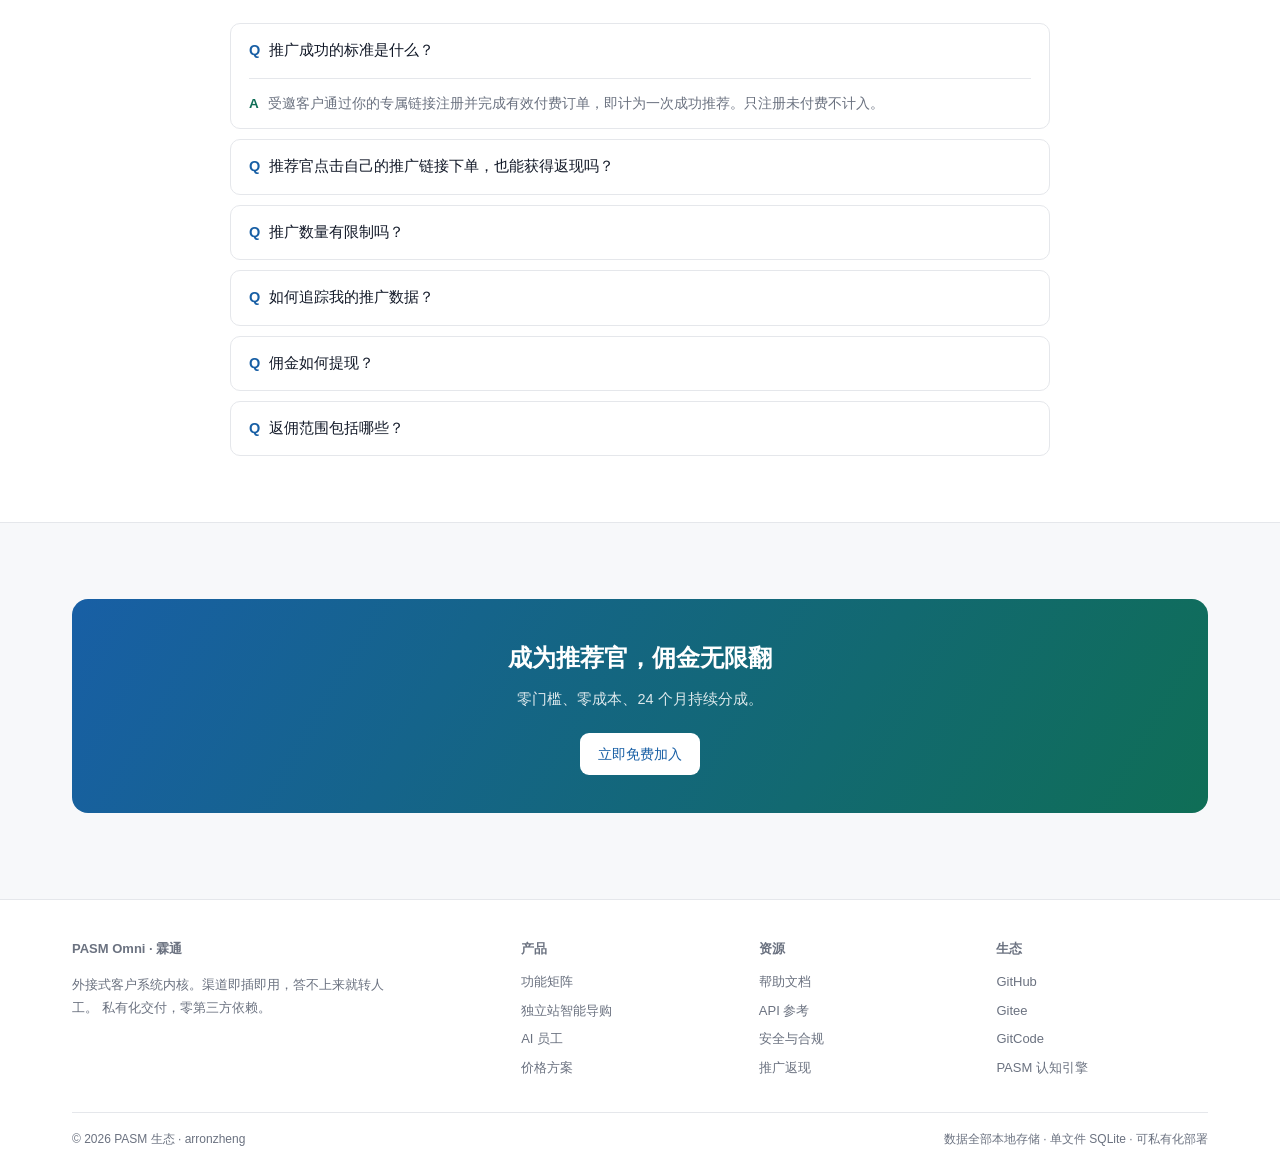
<file: promotion.html>
<!DOCTYPE html>
<html lang="zh-CN">
<head>
<meta charset="utf-8">
<meta name="viewport" content="width=device-width,initial-scale=1">
<title>推广返现 · PASM Omni 霖通 —— 零门槛推荐官计划</title>
<meta name="description" content="PASM Omni 推广返现计划：阶梯返佣 10%–30%，受邀客户 24 个月内续费仍按比例分成，单笔最高返佣上不封顶。推荐官四类权益、四步加入。">
<link rel="stylesheet" href="assets/site.css">
</head>
<body>

<nav class="nav">
  <div class="wrap">
    <a class="brand" href="index.html"><span class="logo">霖</span>PASM Omni <small>霖通</small></a>
    <div class="nav-links">
      <a href="index.html">首页</a>
      <a href="products.html">产品</a>
      <a href="solutions.html">解决方案</a>
      <a href="ai-agents.html">AI 员工</a>
      <a href="promotion.html" class="on">推广返现</a>
      <a href="pricing.html">价格</a>
      <a href="resources.html">资源</a>
    </div>
    <div class="nav-cta">
      <a class="btn ghost sm" href="resources.html">文档</a>
      <a class="btn sm" href="pricing.html">免费开始</a>
    </div>
  </div>
</nav>

<section class="hero" style="padding:52px 0 44px">
  <div class="wrap">
    <span class="kicker">推广返现</span>
    <h1>零门槛成为 PASM Omni <em>推荐官</em></h1>
    <p class="sub">每成功推荐一位付费客户，立得现金返佣；受邀客户 24 个月内续费，你依然按比例分成。
    邀请无上限，返佣不封顶。</p>
    <div class="cta">
      <a class="btn" href="#join">立即加入</a>
      <a class="btn ghost" href="#calc">算算我的收益</a>
    </div>
  </div>
</section>

<!-- ============ 计算器 ============ -->
<section class="block" style="padding-top:36px" id="calc">
  <div class="wrap">
    <div class="block-head">
      <div class="tag">收益计算器</div>
      <h2>输入两个数，看预计收益</h2>
    </div>
    <div class="calc">
      <label>你预计推荐的付费客户数（人）</label>
      <input type="number" id="cPeople" value="10" min="1" max="10000">
      <label>客单价（元 / 年，按商业版团队版 ¥148 计）</label>
      <input type="number" id="cPrice" value="148" min="1">
      <div class="out">
        <div style="font-size:13px;color:var(--sub)">预计获得返佣（含 24 个月续费分成）</div>
        <div class="big" id="cOut">¥0</div>
        <div class="row">
          <span>当前阶梯比例：<b id="cRate">10%</b></span>
          <span>累计交易额：<b id="cTotal">¥0</b></span>
          <span>其中续费分成：<b id="cRenew">¥0</b></span>
        </div>
      </div>
      <p style="font-size:12px;color:var(--sub);margin:12px 0 0">
        * 金额仅供参考，具体以推广后台实际数据为准。阶梯比例按累计有效交易额自动进阶；
        受邀客户 24 个月内每次续费，均按当时比例计佣。
      </p>
    </div>
  </div>
</section>

<!-- ============ 阶梯政策 ============ -->
<section class="block alt">
  <div class="wrap">
    <div class="block-head">
      <div class="tag">返现政策</div>
      <h2>阶梯式奖励，最高 30%</h2>
      <p>推广奖励 = 有效订单交易金额 × 返现比例。默认 10% 起，累计交易额越高，比例越高。</p>
    </div>
    <div class="tbl-wrap">
      <table>
        <thead><tr><th>累计有效交易额</th><th class="center">返现比例</th><th>说明</th></tr></thead>
        <tbody>
          <tr><td>默认</td><td class="center"><b style="color:var(--teal)">10%</b></td><td>注册即享，无门槛</td></tr>
          <tr><td>≥ ¥5,000</td><td class="center"><b style="color:var(--teal)">15%</b></td><td>累计交易额达标后自动进阶</td></tr>
          <tr><td>≥ ¥20,000</td><td class="center"><b style="color:var(--teal)">20%</b></td><td>—</td></tr>
          <tr><td>≥ ¥50,000</td><td class="center"><b style="color:var(--teal)">25%</b></td><td>—</td></tr>
          <tr><td>≥ ¥100,000</td><td class="center"><b style="color:var(--teal)">30%</b></td><td>顶格比例</td></tr>
        </tbody>
      </table>
    </div>
    <div class="good">
      🔁 <b>续费也返：</b>受邀客户在 24 个月内的每一次续费，你都按当前比例获得分成——
      一次推荐，长期收入。进阶条件：邀请的新付费客户数 ≥ 10 人后触发比例调整。
    </div>
  </div>
</section>

<!-- ============ 谁能成为推荐官 ============ -->
<section class="block">
  <div class="wrap">
    <div class="block-head">
      <div class="tag">推荐官画像</div>
      <h2>三类人都能加入</h2>
    </div>
    <div class="cards">
      <div class="card">
        <div class="icon">🧑‍💻</div>
        <h3>老客户 / 跨境从业者</h3>
        <p>正在用 PASM Omni，在自己的社媒平台、行业社群、朋友圈分享真实使用体验。</p>
      </div>
      <div class="card">
        <div class="icon">✍️</div>
        <h3>内容创作者（KOL/KOC）</h3>
        <p>能写作测评、发布教程视频。一次内容，长期带量——续费分成让内容资产持续变现。</p>
      </div>
      <div class="card">
        <div class="icon">🤝</div>
        <h3>渠道合作伙伴</h3>
        <p>手上有客户资源，成为渠道代理。批量推荐，阶梯比例自然进阶到 30%。</p>
      </div>
    </div>
  </div>
</section>

<!-- ============ 四大优势 ============ -->
<section class="block alt">
  <div class="wrap">
    <div class="block-head">
      <div class="tag">为什么值得推</div>
      <h2>推荐计划的四个底气</h2>
    </div>
    <div class="cards">
      <div class="card"><div class="icon">💰</div><h3>高额持续返佣</h3><p>每笔新订阅 10%–30% 返佣，连续 24 个月续费仍分成，一次推荐长期收益。</p></div>
      <div class="card"><div class="icon">🛡️</div><h3>产品真能打</h3><p>1318 项守门测试全绿、零依赖可私有化、MCP 原生——推荐出去不砸自己招牌。</p></div>
      <div class="card"><div class="icon">📚</div><h3>专属顾问支持</h3><p>提供推广素材、答疑与跟进，你只负责分享，其余我们来。</p></div>
      <div class="card"><div class="icon">🌐</div><h3>关系网络复利</h3><p>加入即进入推荐官网络，客户资源互相引荐，收益渠道持续拓宽。</p></div>
    </div>
  </div>
</section>

<!-- ============ 四步流程 ============ -->
<section class="block" id="join">
  <div class="wrap">
    <div class="block-head">
      <div class="tag">开始推广</div>
      <h2>四步，今天就能开始</h2>
    </div>
    <div class="steps">
      <div class="step"><div class="no">1</div><h3>免费注册</h3><p>无需审核、零成本。留下联系方式即成为推荐官，领取专属推广链接与邀请码。</p></div>
      <div class="step"><div class="no">2</div><h3>分享链接</h3><p>把专属链接分享给朋友、同事、业务伙伴、社群粉丝——任何有客服需求的团队。</p></div>
      <div class="step"><div class="no">3</div><h3>订阅成功</h3><p>受邀客户付费下单，订单有效即计入返佣，后台实时可查推广数据。</p></div>
      <div class="step"><div class="no">4</div><h3>申请提现</h3><p>佣金随时可申请提现，24 个月内的续费分成持续到账。</p></div>
    </div>
    <div class="center mt30">
      <a class="btn" href="pricing.html">先了解产品再推广</a>
      <a class="btn ghost" href="resources.html">索取推广资料包</a>
    </div>
  </div>
</section>

<!-- ============ FAQ ============ -->
<section class="block alt">
  <div class="wrap">
    <div class="block-head"><div class="tag">常见问题</div><h2>关于推广返现</h2></div>
    <div class="faq">
      <details open>
        <summary>推广成功的标准是什么？</summary>
        <div class="a">受邀客户通过你的专属链接注册并完成有效付费订单，即计为一次成功推荐。只注册未付费不计入。</div>
      </details>
      <details>
        <summary>推荐官点击自己的推广链接下单，也能获得返现吗？</summary>
        <div class="a">不可以。自推自购不计佣，该规则用于保护计划公平性，请勿尝试。</div>
      </details>
      <details>
        <summary>推广数量有限制吗？</summary>
        <div class="a">没有限制。邀请人数无上限，累计交易额不清零，返佣不封顶。</div>
      </details>
      <details>
        <summary>如何追踪我的推广数据？</summary>
        <div class="a">注册后进入推广后台，可查看点击、注册、付费转化与佣金明细，全部实时更新。</div>
      </details>
      <details>
        <summary>佣金如何提现？</summary>
        <div class="a">在推广后台申请提现，按流程办理。比例进阶与加速提现可联系你的推广经理人工处理。</div>
      </details>
      <details>
        <summary>返佣范围包括哪些？</summary>
        <div class="a">商业版订阅订单（团队版/企业版/定制版）均计入；附加组件（Email 代发、实施服务等）按订单实收金额计入。</div>
      </details>
    </div>
  </div>
</section>

<section class="block">
  <div class="wrap">
    <div class="cta-bar">
      <h2>成为推荐官，佣金无限翻</h2>
      <p>零门槛、零成本、24 个月持续分成。</p>
      <a class="btn" href="#join">立即免费加入</a>
    </div>
  </div>
</section>

<footer>
  <div class="wrap">
    <div class="cols">
      <div>
        <h4>PASM Omni · 霖通</h4>
        <p class="about">外接式客户系统内核。渠道即插即用，答不上来就转人工。
        私有化交付，零第三方依赖。</p>
      </div>
      <div>
        <h4>产品</h4>
        <ul>
          <li><a href="products.html">功能矩阵</a></li>
          <li><a href="solutions.html">独立站智能导购</a></li>
          <li><a href="ai-agents.html">AI 员工</a></li>
          <li><a href="pricing.html">价格方案</a></li>
        </ul>
      </div>
      <div>
        <h4>资源</h4>
        <ul>
          <li><a href="resources.html">帮助文档</a></li>
          <li><a href="resources.html#api">API 参考</a></li>
          <li><a href="resources.html#security">安全与合规</a></li>
          <li><a href="promotion.html">推广返现</a></li>
        </ul>
      </div>
      <div>
        <h4>生态</h4>
        <ul>
          <li><a href="https://github.com/arronJack/pasm-omni" target="_blank" rel="noopener">GitHub</a></li>
          <li><a href="https://gitee.com/arronzheng/pasm-omni" target="_blank" rel="noopener">Gitee</a></li>
          <li><a href="https://gitcode.com/arronzheng/pasm-omni" target="_blank" rel="noopener">GitCode</a></li>
          <li><a href="ai-agents.html#pasm">PASM 认知引擎</a></li>
        </ul>
      </div>
    </div>
    <div class="copy">
      <span>© 2026 PASM 生态 · arronzheng</span>
      <span>数据全部本地存储 · 单文件 SQLite · 可私有化部署</span>
    </div>
  </div>
</footer>

<script>
(function () {
  var people = document.getElementById("cPeople");
  var price = document.getElementById("cPrice");
  var out = document.getElementById("cOut");
  var rateEl = document.getElementById("cRate");
  var totalEl = document.getElementById("cTotal");
  var renewEl = document.getElementById("cRenew");

  function fmt(n) {
    return "¥" + Math.round(n).toString().replace(/\B(?=(\d{3})+(?!\d))/g, ",");
  }
  function rateOf(total) {
    if (total >= 100000) return 0.30;
    if (total >= 50000) return 0.25;
    if (total >= 20000) return 0.20;
    if (total >= 5000) return 0.15;
    return 0.10;
  }
  function calc() {
    var p = Math.max(1, parseInt(people.value || "1", 10));
    var pr = Math.max(1, parseFloat(price.value || "1"));
    var firstYear = p * pr;              // 首年交易额
    var r1 = rateOf(firstYear);
    var commission = firstYear * r1;
    // 24 个月续费分成：假设 70% 客户续费 1 次（简化模型，仅供参考）
    var renew = firstYear * 0.7 * r1;
    out.textContent = fmt(commission + renew);
    rateEl.textContent = Math.round(r1 * 100) + "%";
    totalEl.textContent = fmt(firstYear);
    renewEl.textContent = fmt(renew);
  }
  people.oninput = calc;
  price.oninput = calc;
  calc();
})();
</script>


<!-- PASM Omni 客服接入挂件（打开即聊，参考 SaleSmartly 浮动客服） -->
<div id="pasmCsWidget">
  <div id="pasmCsPanel" class="pasm-cs-panel" hidden>
    <div class="pasm-cs-head">
      <div>
        <div class="pasm-cs-title">PASM Omni &middot; 在线客服</div>
        <div class="pasm-cs-sub2" id="pasmCsMode">演示模式</div>
      </div>
      <button id="pasmCsClose" class="pasm-cs-x" aria-label="关闭">&times;</button>
    </div>
    <div class="pasm-cs-chat" id="pasmCsMsgs"></div>
    <div class="pasm-cs-quick" id="pasmCsQuick"></div>
    <div class="pasm-cs-inputrow">
      <input id="pasmCsText" type="text" placeholder="输入消息，回车发送&hellip;" autocomplete="off">
      <button id="pasmCsSend">发送</button>
    </div>
    <div class="pasm-cs-foot">由 PASM Omni 霖通驱动 &middot; 私有化部署</div>
  </div>
  <button id="pasmCsBtn" class="pasm-cs-btn" aria-label="在线客服">
    <svg viewBox="0 0 24 24" width="22" height="22" fill="none" stroke="currentColor" stroke-width="2" stroke-linecap="round" stroke-linejoin="round"><path d="M21 11.5a8.38 8.38 0 0 1-8.5 8.5 8.5 8.5 0 0 1-3.8-.9L3 21l1.9-5.7A8.5 8.5 0 1 1 21 11.5z"/></svg>
    <span>在线客服</span>
  </button>
</div>
<style>
  #pasmCsWidget{position:fixed;right:22px;bottom:22px;z-index:9999;font-family:-apple-system,BlinkMacSystemFont,"Segoe UI","PingFang SC","Microsoft YaHei",sans-serif}
  .pasm-cs-btn{display:flex;align-items:center;gap:8px;background:#0F6E56;color:#fff;border:none;border-radius:28px;padding:12px 18px;font-size:15px;font-weight:600;cursor:pointer;box-shadow:0 6px 20px rgba(15,110,86,.35);transition:transform .15s,box-shadow .15s}
  .pasm-cs-btn:hover{transform:translateY(-2px);box-shadow:0 10px 26px rgba(15,110,86,.45)}
  .pasm-cs-panel{position:absolute;right:0;bottom:66px;width:344px;max-width:92vw;height:470px;max-height:78vh;display:flex;flex-direction:column;background:#fff;border:1px solid #e6e8eb;border-radius:16px;box-shadow:0 16px 48px rgba(17,24,39,.18);overflow:hidden}
  .pasm-cs-head{display:flex;align-items:center;justify-content:space-between;padding:12px 16px;background:#0F6E56;color:#fff}
  .pasm-cs-title{font-weight:700;font-size:15px}
  .pasm-cs-sub2{font-size:11px;opacity:.85;margin-top:2px}
  .pasm-cs-x{background:none;border:none;color:#fff;font-size:22px;line-height:1;cursor:pointer}
  .pasm-cs-chat{flex:1;overflow-y:auto;padding:14px;background:#f7f8f9;display:flex;flex-direction:column;gap:10px}
  .pcs-b{max-width:82%;padding:9px 12px;border-radius:12px;font-size:14px;line-height:1.55;white-space:pre-wrap;word-break:break-word}
  .pcs-c{align-self:flex-end;background:#0F6E56;color:#fff;border-bottom-right-radius:4px}
  .pcs-a{align-self:flex-start;background:#fff;border:1px solid #e5e7eb;border-bottom-left-radius:4px}
  .pcs-s{align-self:center;font-size:11px;color:#8a929c;background:#eef0f2;padding:4px 10px;border-radius:10px}
  .pcs-typing{align-self:flex-start;font-size:12px;color:#8a929c;padding:4px 10px}
  .pasm-cs-quick{display:flex;flex-wrap:wrap;gap:6px;padding:10px 12px 0;border-top:1px solid #f0f1f3;background:#fff}
  .pasm-cs-quick button{border:1px solid #d7e3dd;background:#f3f6f5;color:#0F6E56;border-radius:14px;padding:5px 10px;font-size:12px;cursor:pointer}
  .pasm-cs-quick button:hover{background:#e3efe9}
  .pasm-cs-inputrow{display:flex;gap:8px;padding:10px 12px;background:#fff}
  .pasm-cs-inputrow input{flex:1;border:1px solid #d1d5db;border-radius:8px;padding:8px 10px;font-size:14px;font-family:inherit;outline:none}
  .pasm-cs-inputrow input:focus{border-color:#0F6E56}
  .pasm-cs-inputrow button{background:#0F6E56;color:#fff;border:none;border-radius:8px;padding:0 16px;font-size:14px;cursor:pointer;white-space:nowrap}
  .pasm-cs-inputrow button:disabled{background:#b0b7c3;cursor:not-allowed}
  .pasm-cs-foot{padding:0 12px 10px;font-size:11px;color:#aab0b8;background:#fff;text-align:center}
  [hidden]{display:none!important}
  @media(max-width:520px){#pasmCsWidget{right:14px;bottom:14px}.pasm-cs-panel{width:300px;height:420px}}
</style>
<script>
(function () {
  // ===== 接入配置：部署 pasm-omni 服务后，把地址填在这里即变为真实客服 =====
  var PASM_API = ""; // 例如 "https://omni.example.com"（留空 = 演示模式）
  var btn = document.getElementById("pasmCsBtn"),
      panel = document.getElementById("pasmCsPanel"),
      x = document.getElementById("pasmCsClose"),
      box = document.getElementById("pasmCsMsgs"),
      quick = document.getElementById("pasmCsQuick"),
      input = document.getElementById("pasmCsText"),
      send = document.getElementById("pasmCsSend"),
      mode = document.getElementById("pasmCsMode");
  if (!btn) return;

  // 访客身份：localStorage 记住，避免每次刷新都是新客户
  var KEY = "pasm_omni_visitor";
  var visitor;
  try { visitor = JSON.parse(localStorage.getItem(KEY) || "null"); } catch (e) {}
  if (!visitor) {
    visitor = { id: "v" + Math.random().toString(36).slice(2, 10) + Date.now().toString(36).slice(-4) };
    try { localStorage.setItem(KEY, JSON.stringify(visitor)); } catch (e) {}
  }

  var sending = false, greeted = false;

  function esc(s) {
    return String(s == null ? "" : s).replace(/[&<>"]/g, function (c) {
      return { "&": "&amp;", "<": "&lt;", ">": "&gt;", '"': "&quot;" }[c];
    });
  }
  function bubble(text, who) {
    var d = document.createElement("div");
    d.className = "pcs-b pcs-" + who;
    d.textContent = text;
    box.appendChild(d);
    box.scrollTop = 1e9;
    return d;
  }
  function notice(text) {
    var d = document.createElement("div");
    d.className = "pcs-s";
    d.textContent = text;
    box.appendChild(d);
    box.scrollTop = 1e9;
  }
  function typingOn() {
    var d = document.createElement("div");
    d.className = "pcs-typing";
    d.textContent = "对方正在输入…";
    box.appendChild(d);
    box.scrollTop = 1e9;
    return d;
  }

  // ===== 常见问题快选 =====
  var QUICK = [
    "价格是多少？",
    "支持哪些渠道？",
    "怎么私有化部署？",
    "AI 会不会乱答？",
    "转人工"
  ];
  QUICK.forEach(function (q) {
    var b = document.createElement("button");
    b.textContent = q;
    b.onclick = function () { input.value = q; doSend(); };
    quick.appendChild(b);
  });

  // ===== 演示模式 FAQ（本地应答，不经过网络；真实模式由服务端大脑应答） =====
  var FAQ = [
    { k: ["价格", "多少钱", "费用", "收费", "版本"], a: "PASM Omni 价格：\n· 免费版（自托管）¥0\n· 团队版 ¥148/年\n· 企业版 ¥1,880/年\n详见价格页：<a href='pricing.html' style='color:#0F6E56'>pricing.html</a>（当前为演示模式，配置 API 地址后由真实系统应答）" },
    { k: ["渠道", "接入", "微信", "企微", "飞书", "钉钉", "telegram", "email", "line"], a: "内置 10 个渠道：webchat 网页挂件、Email、Telegram、Passthrough、企业微信、微信客服、WhatsApp、Line、飞书、钉钉。挂件一行 <script> 即可嵌入任何站点，访客打开就能聊。" },
    { k: ["部署", "私有化", "安装", "自托管", "依赖"], a: "纯 Python 标准库实现（sqlite3/http.server/hashlib/json），Python 3.11+ 即可运行，SQLite 单文件存储，数据不出自己的机器。\n启动：python -m pasm_omni.cli serve --port 8770" },
    { k: ["乱答", "幻觉", "准确", "靠谱", "答错"], a: "两层保险：① 反幻觉相关性闸门——知识库够不着就明说答不上来，不编造；② 确定性规则引擎——关键词/条件命中的答复不经过大模型，不可能幻觉。" },
    { k: ["人工", "转人工", "坐席"], a: "演示模式无法真正转人工。真实部署后：识别到客诉/高危/规则命中即自动转人工，坐席在工作台接管，会话全程留痕。" },
    { k: ["试用", "测试", "demo"], a: "可以。免费版支持完整自托管；需要实施服务或定制可联系我们（页面底部有联系方式）。" }
  ];

  function demoAnswer(text) {
    var t = text.toLowerCase();
    for (var i = 0; i < FAQ.length; i++) {
      for (var j = 0; j < FAQ[i].k.length; j++) {
        if (t.indexOf(FAQ[i].k[j]) >= 0) return FAQ[i].a;
      }
    }
    return "这里是演示应答 🦉\n真实部署后，这个问题会由 PASM Omni 的客服系统回答：先查知识库（反幻觉闸门把关），答不上来会转人工。\n想了解价格、渠道或部署方式，可以点下面的常见问题。";
  }

  function doSend() {
    var text = (input.value || "").trim();
    if (!text || sending) return;
    sending = true;
    send.disabled = true;
    bubble(text, "c");
    input.value = "";
    var tp = typingOn();

    function done() {
      if (tp && tp.parentNode) tp.parentNode.removeChild(tp);
      sending = false;
      send.disabled = false;
      input.focus();
    }

    if (PASM_API) {
      // ===== 真实模式：与官方 widget.js 同协议 =====
      fetch(PASM_API + "/api/chat", {
        method: "POST",
        headers: { "Content-Type": "application/json" },
        body: JSON.stringify({ channel: "webchat", external_id: visitor.id, text: text })
      }).then(function (r) { return r.json(); }).then(function (r) {
        done();
        if (r && r.reply) {
          bubble(r.reply, "a");
          if (r.action === "handoff") notice("已转人工，坐席稍后回复");
        } else if (r && r.error) {
          notice("发送失败：" + r.error);
        } else {
          notice("服务未返回应答，请稍后重试");
        }
      }).catch(function () {
        done();
        notice("网络异常：服务暂不可达（演示模式下仅本地应答）");
      });
    } else {
      // ===== 演示模式：本地 FAQ =====
      setTimeout(function () {
        done();
        var a = demoAnswer(text);
        var d = document.createElement("div");
        d.className = "pcs-b pcs-a";
        d.innerHTML = esc(a).replace(/\n/g, "<br>").replace(
          /&lt;a href='([^']+)' style='color:#0F6E56'&gt;([^&]+)&lt;\/a&gt;/g,
          "<a href='$1' style='color:#0F6E56'>$2</a>");
        box.appendChild(d);
        box.scrollTop = 1e9;
      }, 450);
    }
  }

  btn.onclick = function () {
    panel.hidden = !panel.hidden;
    if (!panel.hidden) {
      if (!greeted) {
        greeted = true;
        bubble("您好 👋 欢迎了解 PASM Omni 霖通——外接式客户系统内核。\n有什么可以帮您？", "a");
        mode.textContent = PASM_API ? "在线" : "演示模式";
      }
      input.focus();
    }
  };
  if (x) x.onclick = function () { panel.hidden = true; };
  send.onclick = doSend;
  input.onkeydown = function (e) {
    if (e.key === "Enter") { e.preventDefault(); doSend(); }
  };
})();
</script></body>
</html>
</file>
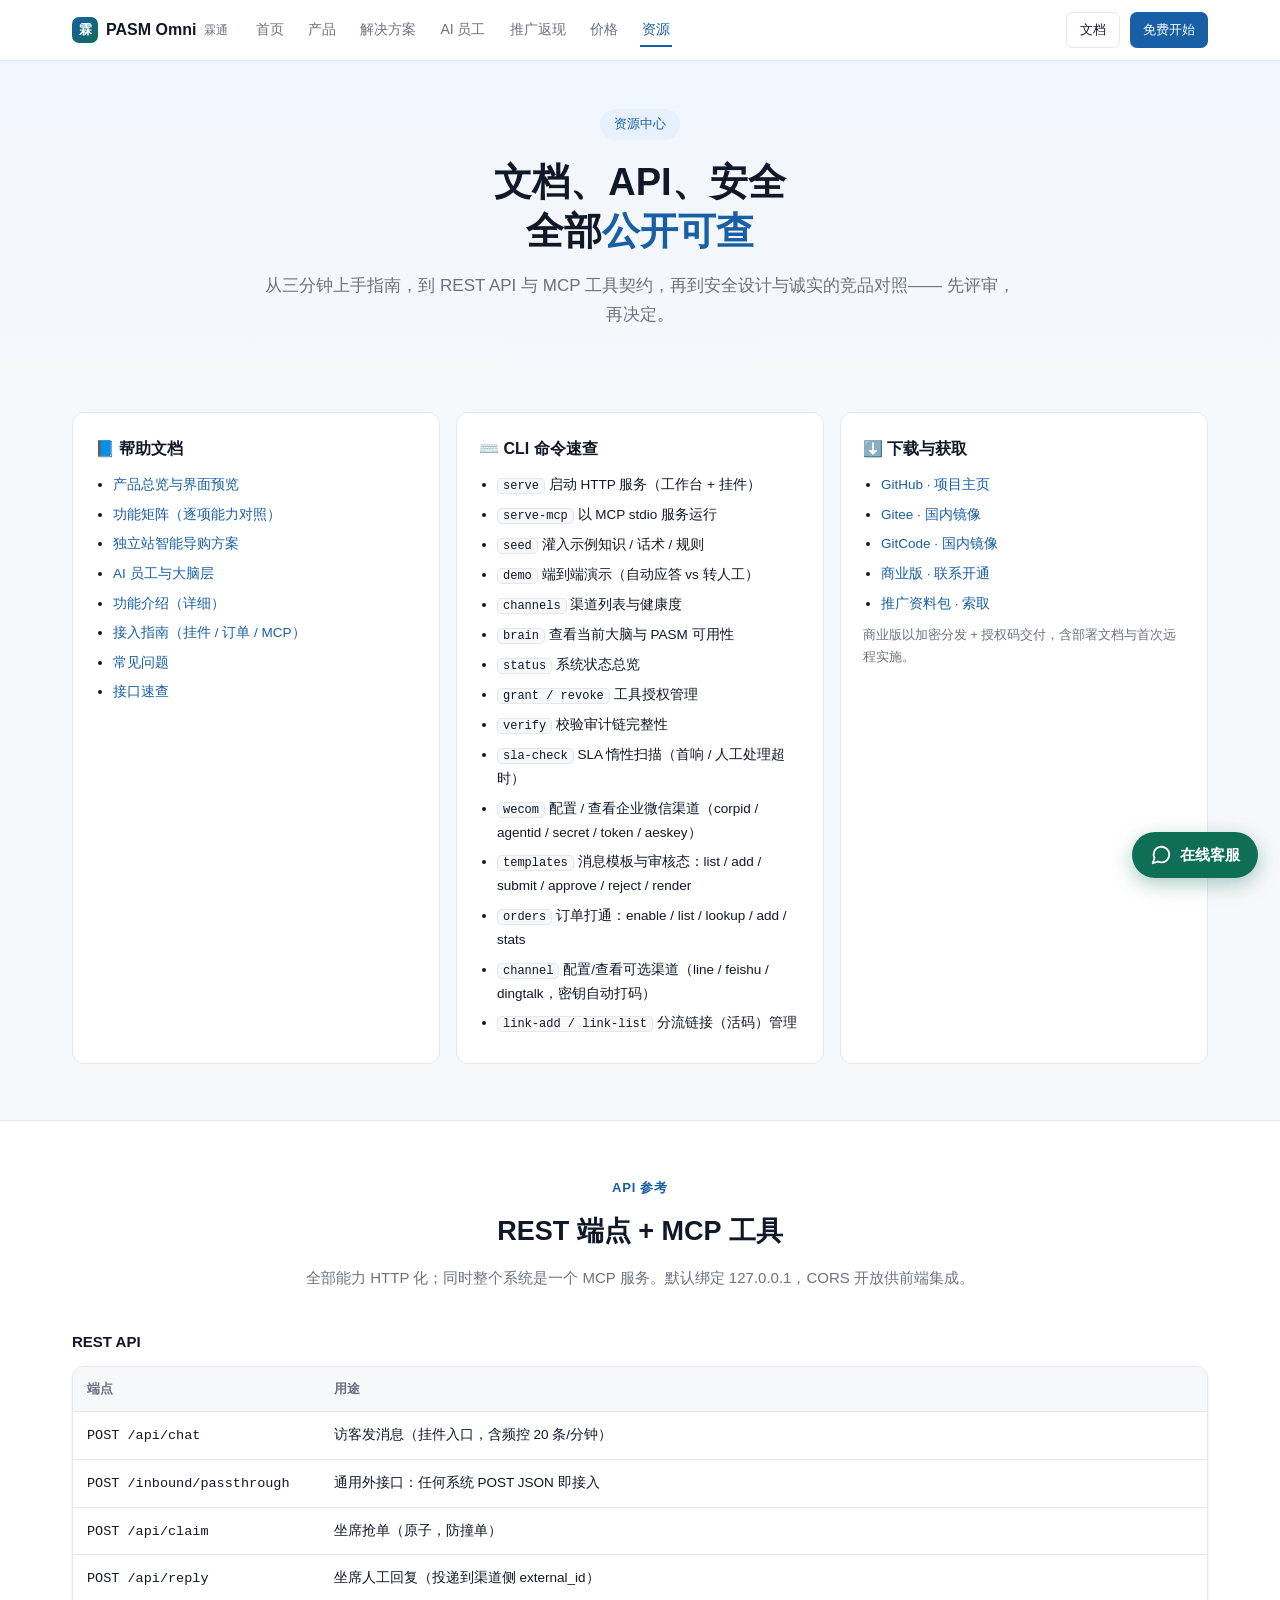
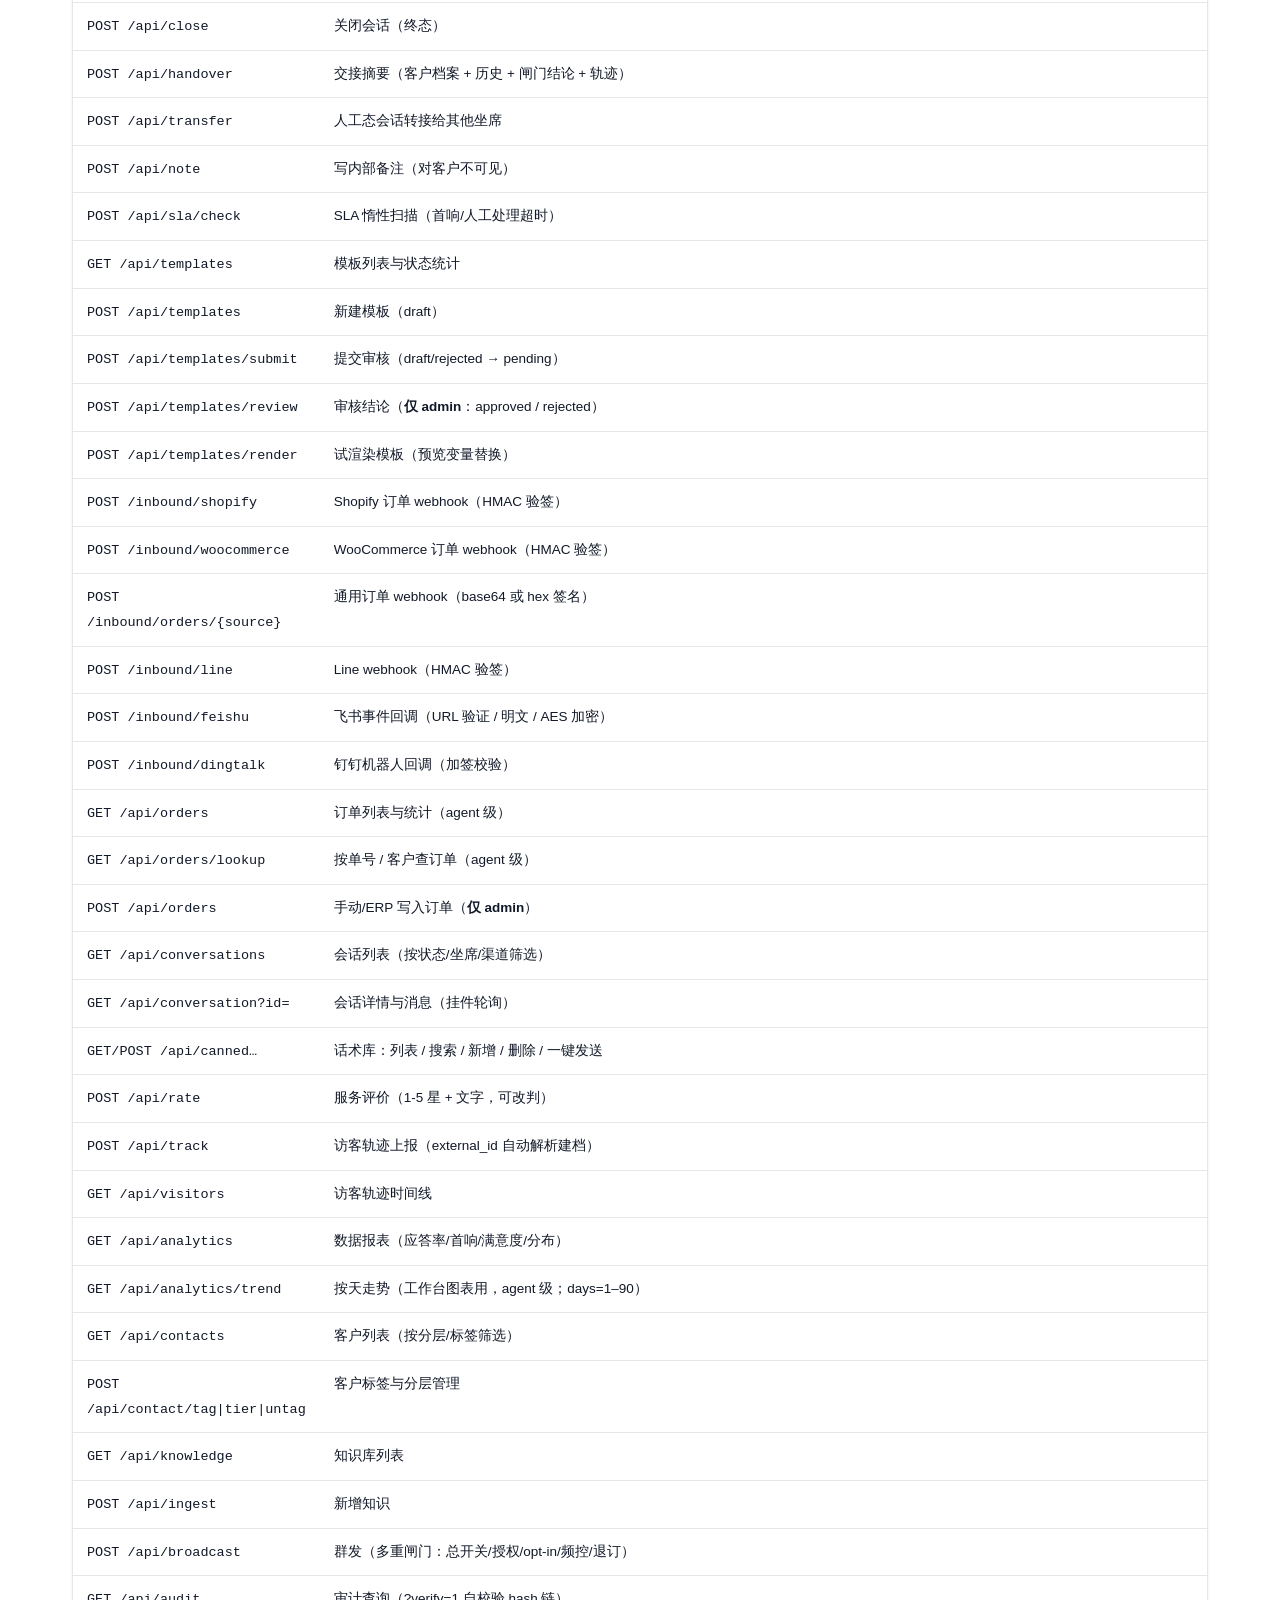
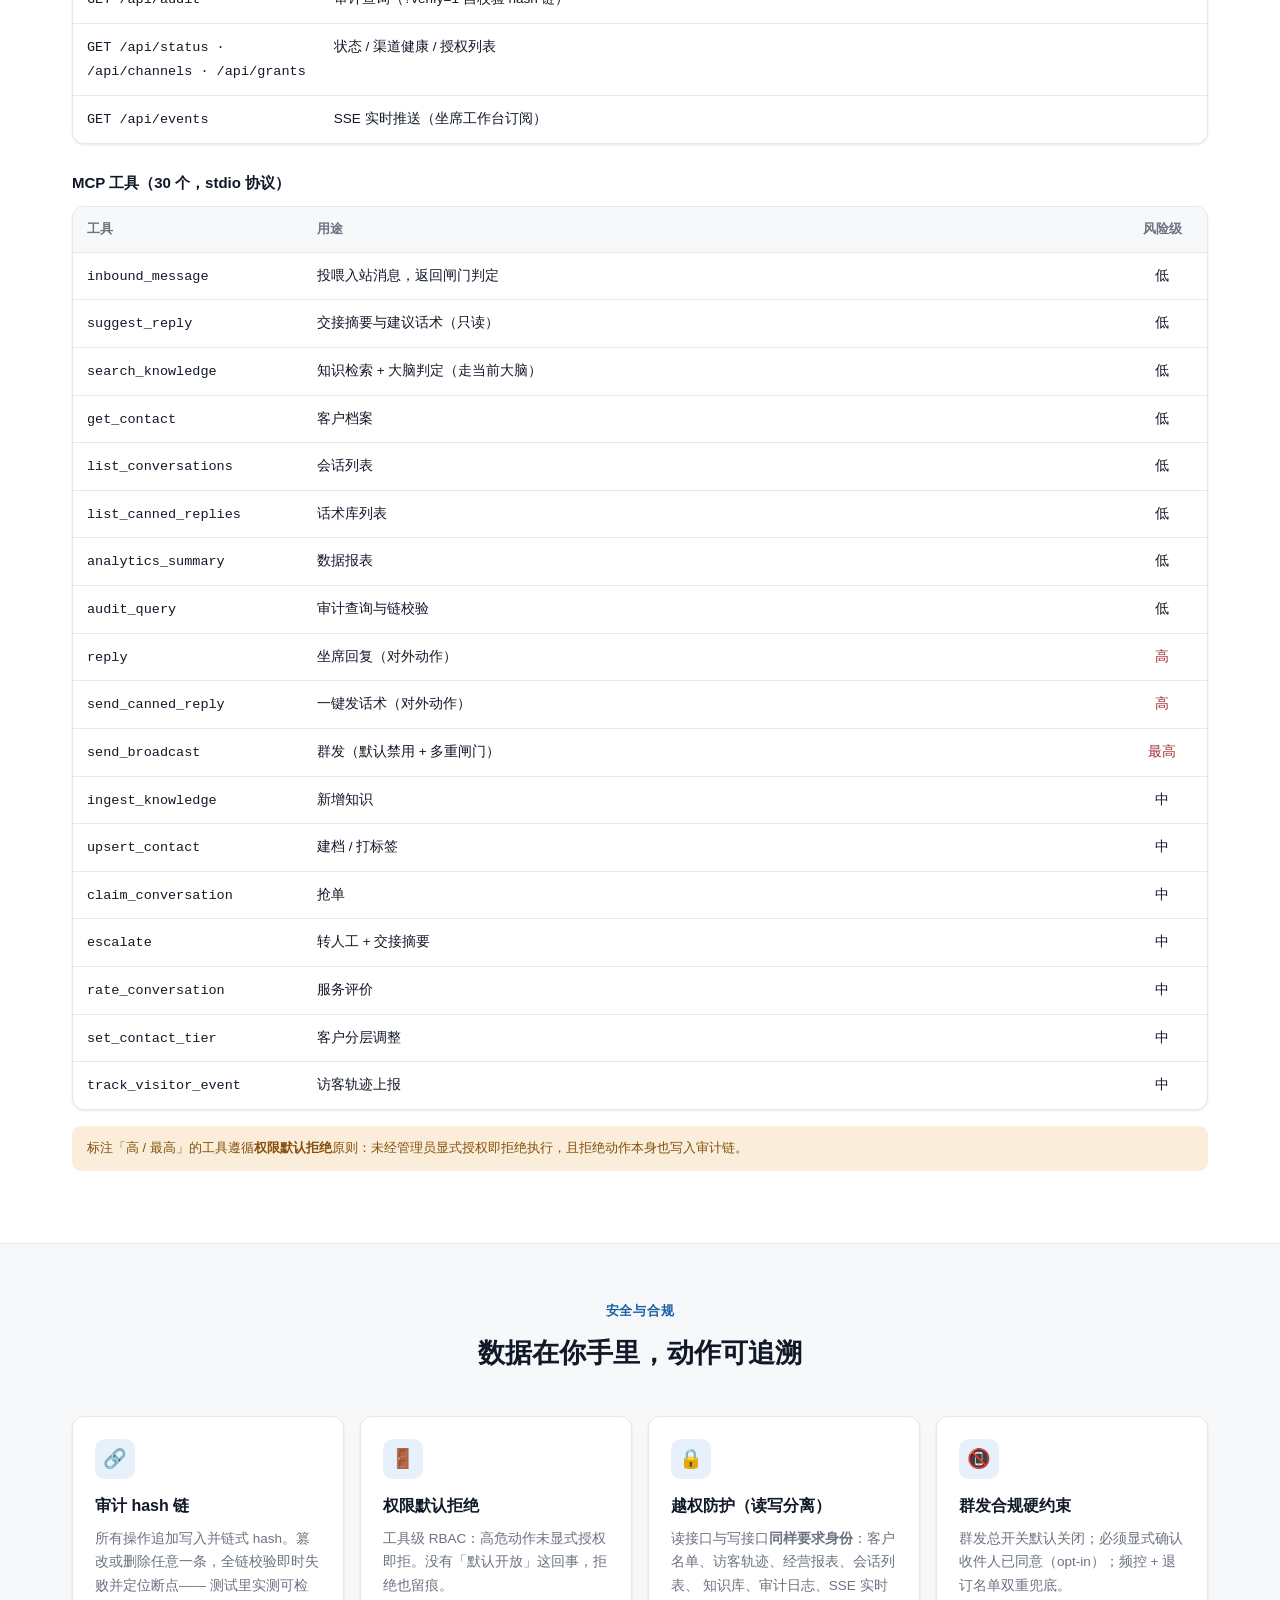
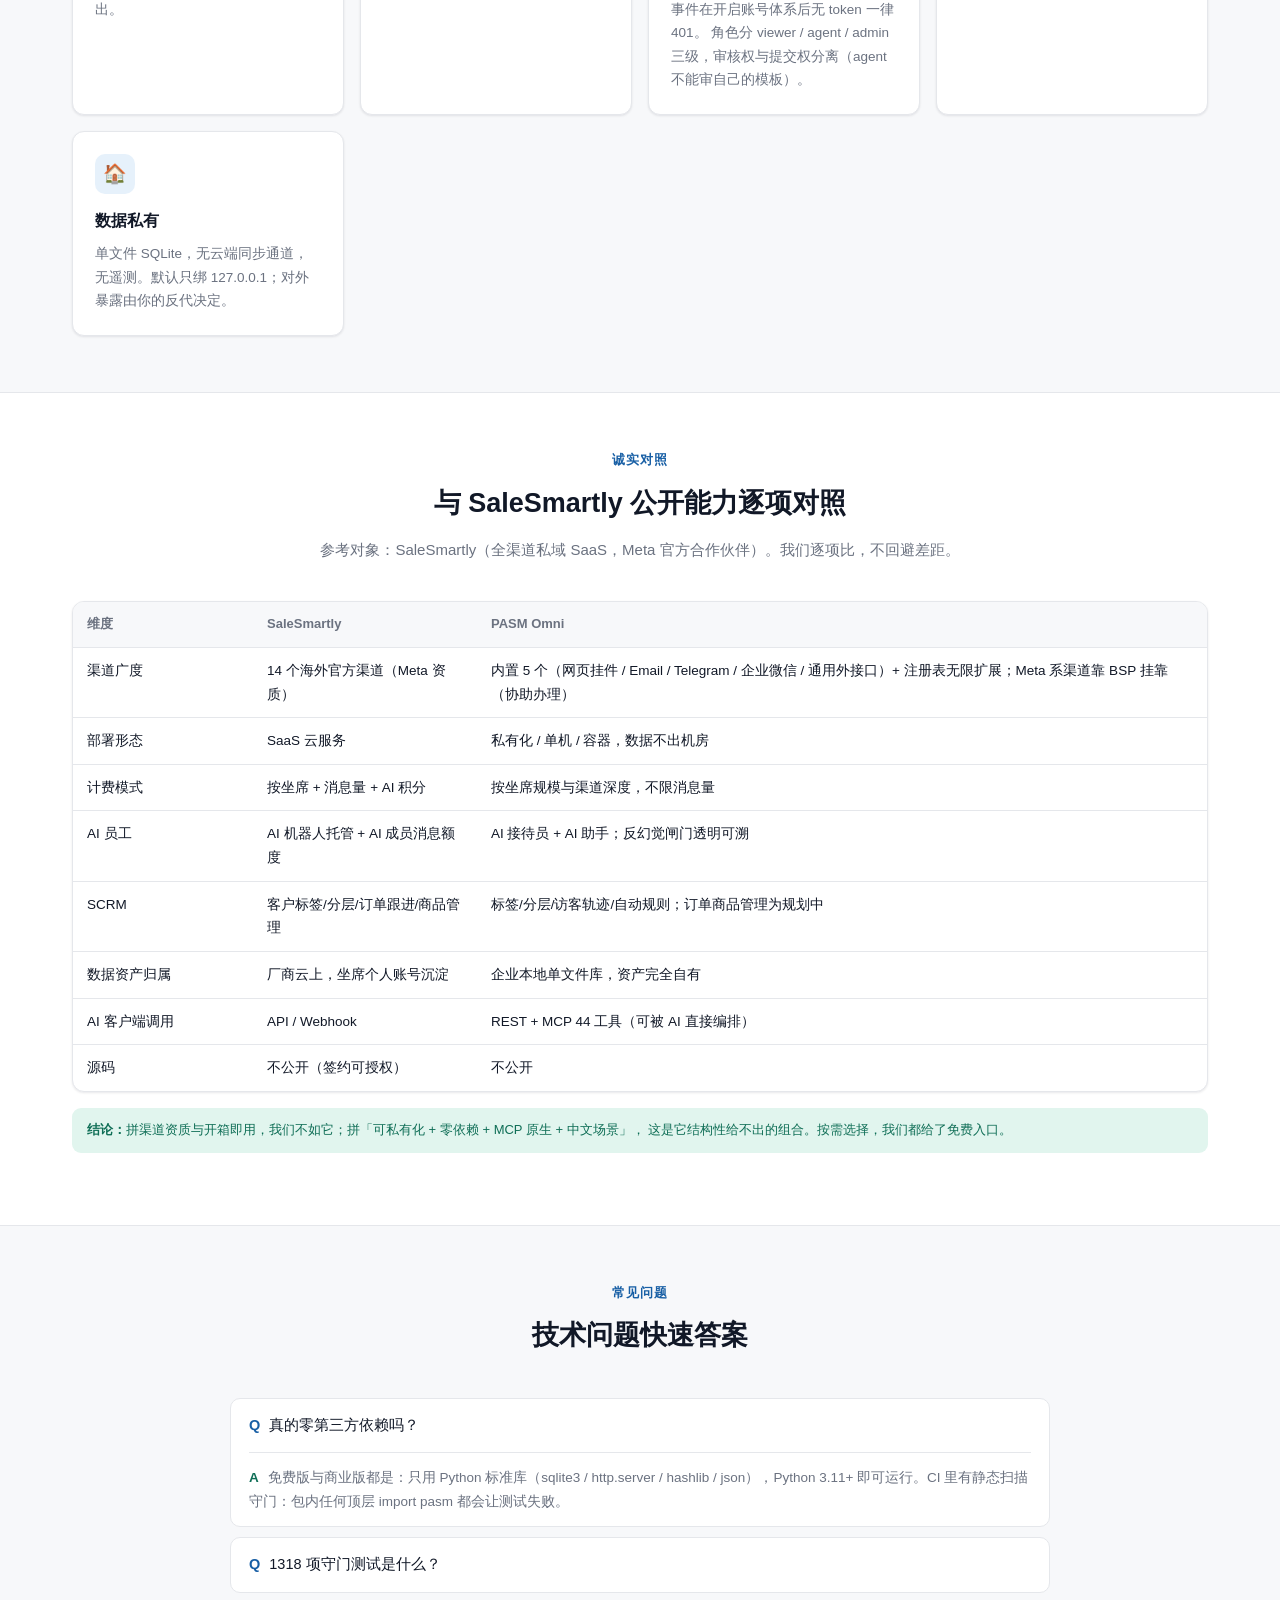
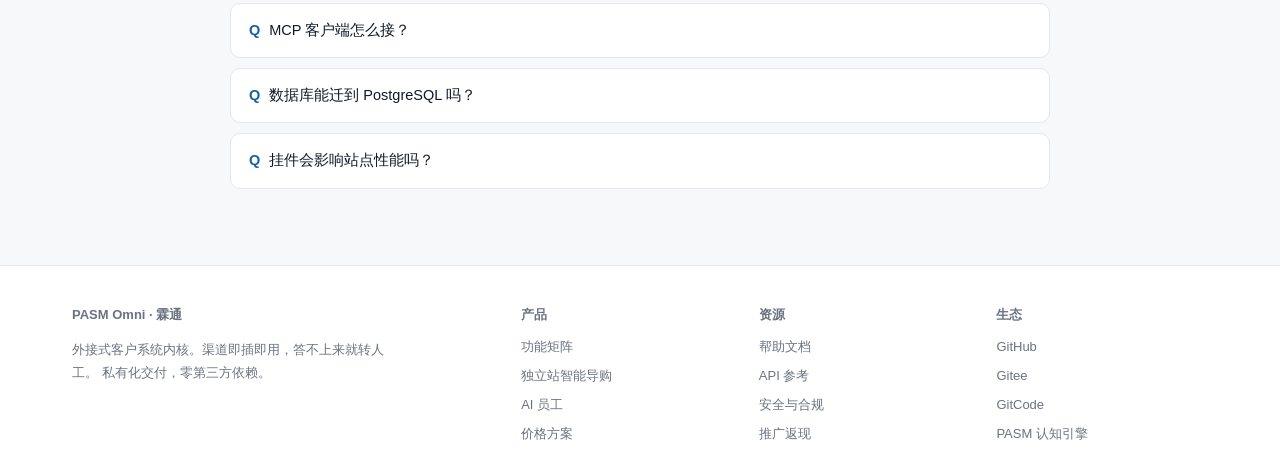
<file: resources.html>
<!DOCTYPE html>
<html lang="zh-CN">
<head>
<meta charset="utf-8">
<meta name="viewport" content="width=device-width,initial-scale=1">
<title>资源中心 · PASM Omni 霖通 —— 文档 / API / 安全 / 下载</title>
<meta name="description" content="PASM Omni 资源中心：快速开始、CLI 命令速查、REST API 与 MCP 44 工具参考、双版本策略、安全与合规说明、下载与常见问题。">
<link rel="stylesheet" href="assets/site.css">
</head>
<body>

<nav class="nav">
  <div class="wrap">
    <a class="brand" href="index.html"><span class="logo">霖</span>PASM Omni <small>霖通</small></a>
    <div class="nav-links">
      <a href="index.html">首页</a>
      <a href="products.html">产品</a>
      <a href="solutions.html">解决方案</a>
      <a href="ai-agents.html">AI 员工</a>
      <a href="promotion.html">推广返现</a>
      <a href="pricing.html">价格</a>
      <a href="resources.html" class="on">资源</a>
    </div>
    <div class="nav-cta">
      <a class="btn ghost sm" href="resources.html">文档</a>
      <a class="btn sm" href="pricing.html">免费开始</a>
    </div>
  </div>
</nav>

<section class="hero" style="padding:48px 0 36px">
  <div class="wrap">
    <span class="kicker">资源中心</span>
    <h1>文档、API、安全<br>全部<em>公开可查</em></h1>
    <p class="sub">从三分钟上手指南，到 REST API 与 MCP 工具契约，再到安全设计与诚实的竞品对照——
    先评审，再决定。</p>
  </div>
</section>

<!-- ============ 帮助文档 ============ -->
<section class="block" style="padding-top:20px">
  <div class="wrap">
    <div class="res-grid">
      <div class="res-card">
        <h3>📘 帮助文档</h3>
        <ul>
          <li><a href="index.html">产品总览与界面预览</a></li>
          <li><a href="products.html">功能矩阵（逐项能力对照）</a></li>
          <li><a href="solutions.html">独立站智能导购方案</a></li>
          <li><a href="ai-agents.html">AI 员工与大脑层</a></li>
          <li><a href="docs/功能介绍.md">功能介绍（详细）</a></li>
          <li><a href="docs/接入指南.md">接入指南（挂件 / 订单 / MCP）</a></li>
          <li><a href="docs/FAQ.md">常见问题</a></li>
          <li><a href="resources.html#api">接口速查</a></li>
        </ul>
      </div>
      <div class="res-card">
        <h3>⌨️ CLI 命令速查</h3>
        <ul>
          <li><span class="doc">serve</span> 启动 HTTP 服务（工作台 + 挂件）</li>
          <li><span class="doc">serve-mcp</span> 以 MCP stdio 服务运行</li>
          <li><span class="doc">seed</span> 灌入示例知识 / 话术 / 规则</li>
          <li><span class="doc">demo</span> 端到端演示（自动应答 vs 转人工）</li>
          <li><span class="doc">channels</span> 渠道列表与健康度</li>
          <li><span class="doc">brain</span> 查看当前大脑与 PASM 可用性</li>
          <li><span class="doc">status</span> 系统状态总览</li>
          <li><span class="doc">grant / revoke</span> 工具授权管理</li>
          <li><span class="doc">verify</span> 校验审计链完整性</li>
          <li><span class="doc">sla-check</span> SLA 惰性扫描（首响 / 人工处理超时）</li>
          <li><span class="doc">wecom</span> 配置 / 查看企业微信渠道（corpid / agentid / secret / token / aeskey）</li>
          <li><span class="doc">templates</span> 消息模板与审核态：list / add / submit / approve / reject / render</li>
          <li><span class="doc">orders</span> 订单打通：enable / list / lookup / add / stats</li>
          <li><span class="doc">channel</span> 配置/查看可选渠道（line / feishu / dingtalk，密钥自动打码）</li>
                    <li><span class="doc">link-add / link-list</span> 分流链接（活码）管理</li>
        </ul>
      </div>
      <div class="res-card">
        <h3>⬇️ 下载与获取</h3>
        <ul>
          <li><a href="https://github.com/arronJack/pasm-omni" target="_blank" rel="noopener">GitHub · 项目主页</a></li>
          <li><a href="https://gitee.com/arronzheng/pasm-omni" target="_blank" rel="noopener">Gitee · 国内镜像</a></li>
          <li><a href="https://gitcode.com/arronzheng/pasm-omni" target="_blank" rel="noopener">GitCode · 国内镜像</a></li>
          <li><a href="pricing.html">商业版 · 联系开通</a></li>
          <li><a href="promotion.html">推广资料包 · 索取</a></li>
        </ul>
        <p style="font-size:12.5px;color:var(--sub);margin-top:10px">商业版以加密分发 + 授权码交付，含部署文档与首次远程实施。</p>
      </div>
    </div>
  </div>
</section>

<!-- ============ API 参考 ============ -->
<section class="block alt" id="api">
  <div class="wrap">
    <div class="block-head">
      <div class="tag">API 参考</div>
      <h2>REST 端点 + MCP 工具</h2>
      <p>全部能力 HTTP 化；同时整个系统是一个 MCP 服务。默认绑定 127.0.0.1，CORS 开放供前端集成。</p>
    </div>

    <h3 style="font-size:15px;margin:22px 0 10px">REST API</h3>
    <div class="tbl-wrap">
      <table>
        <thead><tr><th style="width:230px">端点</th><th>用途</th></tr></thead>
        <tbody>
          <tr><td><code>POST /api/chat</code></td><td>访客发消息（挂件入口，含频控 20 条/分钟）</td></tr>
          <tr><td><code>POST /inbound/passthrough</code></td><td>通用外接口：任何系统 POST JSON 即接入</td></tr>
          <tr><td><code>POST /api/claim</code></td><td>坐席抢单（原子，防撞单）</td></tr>
          <tr><td><code>POST /api/reply</code></td><td>坐席人工回复（投递到渠道侧 external_id）</td></tr>
          <tr><td><code>POST /api/close</code></td><td>关闭会话（终态）</td></tr>
          <tr><td><code>POST /api/handover</code></td><td>交接摘要（客户档案 + 历史 + 闸门结论 + 轨迹）</td></tr>
          <tr><td><code>POST /api/transfer</code></td><td>人工态会话转接给其他坐席</td></tr>
          <tr><td><code>POST /api/note</code></td><td>写内部备注（对客户不可见）</td></tr>
          <tr><td><code>POST /api/sla/check</code></td><td>SLA 惰性扫描（首响/人工处理超时）</td></tr>
          <tr><td><code>GET /api/templates</code></td><td>模板列表与状态统计</td></tr>
          <tr><td><code>POST /api/templates</code></td><td>新建模板（draft）</td></tr>
          <tr><td><code>POST /api/templates/submit</code></td><td>提交审核（draft/rejected → pending）</td></tr>
          <tr><td><code>POST /api/templates/review</code></td><td>审核结论（<b>仅 admin</b>：approved / rejected）</td></tr>
          <tr><td><code>POST /api/templates/render</code></td><td>试渲染模板（预览变量替换）</td></tr>
          <tr><td><code>POST /inbound/shopify</code></td><td>Shopify 订单 webhook（HMAC 验签）</td></tr>
          <tr><td><code>POST /inbound/woocommerce</code></td><td>WooCommerce 订单 webhook（HMAC 验签）</td></tr>
          <tr><td><code>POST /inbound/orders/{source}</code></td><td>通用订单 webhook（base64 或 hex 签名）</td></tr>
          <tr><td><code>POST /inbound/line</code></td><td>Line webhook（HMAC 验签）</td></tr>
          <tr><td><code>POST /inbound/feishu</code></td><td>飞书事件回调（URL 验证 / 明文 / AES 加密）</td></tr>
          <tr><td><code>POST /inbound/dingtalk</code></td><td>钉钉机器人回调（加签校验）</td></tr>
          <tr><td><code>GET /api/orders</code></td><td>订单列表与统计（agent 级）</td></tr>
          <tr><td><code>GET /api/orders/lookup</code></td><td>按单号 / 客户查订单（agent 级）</td></tr>
          <tr><td><code>POST /api/orders</code></td><td>手动/ERP 写入订单（<b>仅 admin</b>）</td></tr>
          <tr><td><code>GET /api/conversations</code></td><td>会话列表（按状态/坐席/渠道筛选）</td></tr>
          <tr><td><code>GET /api/conversation?id=</code></td><td>会话详情与消息（挂件轮询）</td></tr>
          <tr><td><code>GET/POST /api/canned…</code></td><td>话术库：列表 / 搜索 / 新增 / 删除 / 一键发送</td></tr>
          <tr><td><code>POST /api/rate</code></td><td>服务评价（1-5 星 + 文字，可改判）</td></tr>
          <tr><td><code>POST /api/track</code></td><td>访客轨迹上报（external_id 自动解析建档）</td></tr>
          <tr><td><code>GET /api/visitors</code></td><td>访客轨迹时间线</td></tr>
          <tr><td><code>GET /api/analytics</code></td><td>数据报表（应答率/首响/满意度/分布）</td></tr>
          <tr><td><code>GET /api/analytics/trend</code></td><td>按天走势（工作台图表用，agent 级；days=1–90）</td></tr>
          <tr><td><code>GET /api/contacts</code></td><td>客户列表（按分层/标签筛选）</td></tr>
          <tr><td><code>POST /api/contact/tag|tier|untag</code></td><td>客户标签与分层管理</td></tr>
          <tr><td><code>GET /api/knowledge</code></td><td>知识库列表</td></tr>
          <tr><td><code>POST /api/ingest</code></td><td>新增知识</td></tr>
          <tr><td><code>POST /api/broadcast</code></td><td>群发（多重闸门：总开关/授权/opt-in/频控/退订）</td></tr>
          <tr><td><code>GET /api/audit</code></td><td>审计查询（?verify=1 自校验 hash 链）</td></tr>
          <tr><td><code>GET /api/status · /api/channels · /api/grants</code></td><td>状态 / 渠道健康 / 授权列表</td></tr>
          <tr><td><code>GET /api/events</code></td><td>SSE 实时推送（坐席工作台订阅）</td></tr>
        </tbody>
      </table>
    </div>

    <h3 style="font-size:15px;margin:26px 0 10px">MCP 工具（30 个，stdio 协议）</h3>
    <div class="tbl-wrap">
      <table>
        <thead><tr><th style="width:230px">工具</th><th>用途</th><th class="center" style="width:90px">风险级</th></tr></thead>
        <tbody>
          <tr><td><code>inbound_message</code></td><td>投喂入站消息，返回闸门判定</td><td class="center">低</td></tr>
          <tr><td><code>suggest_reply</code></td><td>交接摘要与建议话术（只读）</td><td class="center">低</td></tr>
          <tr><td><code>search_knowledge</code></td><td>知识检索 + 大脑判定（走当前大脑）</td><td class="center">低</td></tr>
          <tr><td><code>get_contact</code></td><td>客户档案</td><td class="center">低</td></tr>
          <tr><td><code>list_conversations</code></td><td>会话列表</td><td class="center">低</td></tr>
          <tr><td><code>list_canned_replies</code></td><td>话术库列表</td><td class="center">低</td></tr>
          <tr><td><code>analytics_summary</code></td><td>数据报表</td><td class="center">低</td></tr>
          <tr><td><code>audit_query</code></td><td>审计查询与链校验</td><td class="center">低</td></tr>
          <tr><td><code>reply</code></td><td>坐席回复（对外动作）</td><td class="center" style="color:var(--red)">高</td></tr>
          <tr><td><code>send_canned_reply</code></td><td>一键发话术（对外动作）</td><td class="center" style="color:var(--red)">高</td></tr>
          <tr><td><code>send_broadcast</code></td><td>群发（默认禁用 + 多重闸门）</td><td class="center" style="color:var(--red)">最高</td></tr>
          <tr><td><code>ingest_knowledge</code></td><td>新增知识</td><td class="center">中</td></tr>
          <tr><td><code>upsert_contact</code></td><td>建档 / 打标签</td><td class="center">中</td></tr>
          <tr><td><code>claim_conversation</code></td><td>抢单</td><td class="center">中</td></tr>
          <tr><td><code>escalate</code></td><td>转人工 + 交接摘要</td><td class="center">中</td></tr>
          <tr><td><code>rate_conversation</code></td><td>服务评价</td><td class="center">中</td></tr>
          <tr><td><code>set_contact_tier</code></td><td>客户分层调整</td><td class="center">中</td></tr>
          <tr><td><code>track_visitor_event</code></td><td>访客轨迹上报</td><td class="center">中</td></tr>
        </tbody>
      </table>
    </div>
    <div class="note">标注「高 / 最高」的工具遵循<b>权限默认拒绝</b>原则：未经管理员显式授权即拒绝执行，且拒绝动作本身也写入审计链。</div>
  </div>
</section>

<!-- ============ 安全 ============ -->
<section class="block" id="security">
  <div class="wrap">
    <div class="block-head">
      <div class="tag">安全与合规</div>
      <h2>数据在你手里，动作可追溯</h2>
    </div>
    <div class="cards">
      <div class="card">
        <div class="icon">🔗</div>
        <h3>审计 hash 链</h3>
        <p>所有操作追加写入并链式 hash。篡改或删除任意一条，全链校验即时失败并定位断点——
        测试里实测可检出。</p>
      </div>
      <div class="card">
        <div class="icon">🚪</div>
        <h3>权限默认拒绝</h3>
        <p>工具级 RBAC：高危动作未显式授权即拒。没有「默认开放」这回事，拒绝也留痕。</p>
      </div>
      <div class="card">
        <div class="icon">🔒</div>
        <h3>越权防护（读写分离）</h3>
        <p>读接口与写接口<strong>同样要求身份</strong>：客户名单、访客轨迹、经营报表、会话列表、
        知识库、审计日志、SSE 实时事件在开启账号体系后无 token 一律 401。
        角色分 viewer / agent / admin 三级，审核权与提交权分离（agent 不能审自己的模板）。</p>
      </div>
      <div class="card">
        <div class="icon">📵</div>
        <h3>群发合规硬约束</h3>
        <p>群发总开关默认关闭；必须显式确认收件人已同意（opt-in）；频控 + 退订名单双重兜底。</p>
      </div>
      <div class="card">
        <div class="icon">🏠</div>
        <h3>数据私有</h3>
        <p>单文件 SQLite，无云端同步通道，无遥测。默认只绑 127.0.0.1；对外暴露由你的反代决定。</p>
      </div>
    </div>
  </div>
</section>

<!-- ============ 诚实对照 ============ -->
<section class="block alt" id="compare">
  <div class="wrap">
    <div class="block-head">
      <div class="tag">诚实对照</div>
      <h2>与 SaleSmartly 公开能力逐项对照</h2>
      <p>参考对象：SaleSmartly（全渠道私域 SaaS，Meta 官方合作伙伴）。我们逐项比，不回避差距。</p>
    </div>
    <div class="tbl-wrap">
      <table>
        <thead><tr><th style="width:180px">维度</th><th>SaleSmartly</th><th>PASM Omni</th></tr></thead>
        <tbody>
          <tr><td>渠道广度</td><td>14 个海外官方渠道（Meta 资质）</td><td>内置 5 个（网页挂件 / Email / Telegram / 企业微信 / 通用外接口）+ 注册表无限扩展；Meta 系渠道靠 BSP 挂靠（协助办理）</td></tr>
          <tr><td>部署形态</td><td>SaaS 云服务</td><td>私有化 / 单机 / 容器，数据不出机房</td></tr>
          <tr><td>计费模式</td><td>按坐席 + 消息量 + AI 积分</td><td>按坐席规模与渠道深度，不限消息量</td></tr>
          <tr><td>AI 员工</td><td>AI 机器人托管 + AI 成员消息额度</td><td>AI 接待员 + AI 助手；反幻觉闸门透明可溯</td></tr>
          <tr><td>SCRM</td><td>客户标签/分层/订单跟进/商品管理</td><td>标签/分层/访客轨迹/自动规则；订单商品管理为规划中</td></tr>
          <tr><td>数据资产归属</td><td>厂商云上，坐席个人账号沉淀</td><td>企业本地单文件库，资产完全自有</td></tr>
          <tr><td>AI 客户端调用</td><td>API / Webhook</td><td>REST + MCP 44 工具（可被 AI 直接编排）</td></tr>
          <tr><td>源码</td><td>不公开（签约可授权）</td><td>不公开</td></tr>
        </tbody>
      </table>
    </div>
    <div class="good">
      <b>结论：</b>拼渠道资质与开箱即用，我们不如它；拼「可私有化 + 零依赖 + MCP 原生 + 中文场景」，
      这是它结构性给不出的组合。按需选择，我们都给了免费入口。
    </div>
  </div>
</section>

<!-- ============ FAQ ============ -->
<section class="block">
  <div class="wrap">
    <div class="block-head"><div class="tag">常见问题</div><h2>技术问题快速答案</h2></div>
    <div class="faq">
      <details open>
        <summary>真的零第三方依赖吗？</summary>
        <div class="a">免费版与商业版都是：只用 Python 标准库（sqlite3 / http.server / hashlib / json），Python 3.11+ 即可运行。CI 里有静态扫描守门：包内任何顶层 import pasm 都会让测试失败。</div>
      </details>
      <details>
        <summary>1318 项守门测试是什么？</summary>
        <div class="a">16 套自动化测试共 1318 项，全部退出码 0：端到端 46、大脑层 34（含 PASM 真实集成）、功能补强 176、坐席 64、分流链接 34、运维件 43、企微 60、模板审核 57、权限越权 174、订单 88、渠道扩展 174、HTTP 全链路 62、规则引擎 122、话术推荐 45、多语言 42、营销工作流 97。</div>
      </details>
      <details>
        <summary>MCP 客户端怎么接？</summary>
        <div class="a">在 MCP 客户端配置里启动 <code>pasm-omni --db omni.db serve-mcp</code>，initialize 后即可见 44 个工具。高危工具先用 CLI grant 授权。</div>
      </details>
      <details>
        <summary>数据库能迁到 PostgreSQL 吗？</summary>
        <div class="a">当前存储层为 SQLite 单文件（FTS5 内置）。存储访问全部收敛在 store.py，换库只需替换该层；多租户 SaaS 化在路线图上，不在内核范围。</div>
      </details>
      <details>
        <summary>挂件会影响站点性能吗？</summary>
        <div class="a">挂件为单文件原生 JS（无框架、无依赖），约 10KB；轮询仅在面板打开时进行，关闭即停。</div>
      </details>
    </div>
  </div>
</section>

<footer>
  <div class="wrap">
    <div class="cols">
      <div>
        <h4>PASM Omni · 霖通</h4>
        <p class="about">外接式客户系统内核。渠道即插即用，答不上来就转人工。
        私有化交付，零第三方依赖。</p>
      </div>
      <div>
        <h4>产品</h4>
        <ul>
          <li><a href="products.html">功能矩阵</a></li>
          <li><a href="solutions.html">独立站智能导购</a></li>
          <li><a href="ai-agents.html">AI 员工</a></li>
          <li><a href="pricing.html">价格方案</a></li>
        </ul>
      </div>
      <div>
        <h4>资源</h4>
        <ul>
          <li><a href="resources.html">帮助文档</a></li>
          <li><a href="resources.html#api">API 参考</a></li>
          <li><a href="resources.html#security">安全与合规</a></li>
          <li><a href="promotion.html">推广返现</a></li>
        </ul>
      </div>
      <div>
        <h4>生态</h4>
        <ul>
          <li><a href="https://github.com/arronJack/pasm-omni" target="_blank" rel="noopener">GitHub</a></li>
          <li><a href="https://gitee.com/arronzheng/pasm-omni" target="_blank" rel="noopener">Gitee</a></li>
          <li><a href="https://gitcode.com/arronzheng/pasm-omni" target="_blank" rel="noopener">GitCode</a></li>
          <li><a href="ai-agents.html#pasm">PASM 认知引擎</a></li>
        </ul>
      </div>
    </div>
    <div class="copy">
      <span>© 2026 PASM 生态 · arronzheng</span>
      <span>数据全部本地存储 · 单文件 SQLite · 可私有化部署</span>
    </div>
  </div>
</footer>


<!-- PASM Omni 客服接入挂件（打开即聊，参考 SaleSmartly 浮动客服） -->
<div id="pasmCsWidget">
  <div id="pasmCsPanel" class="pasm-cs-panel" hidden>
    <div class="pasm-cs-head">
      <div>
        <div class="pasm-cs-title">PASM Omni &middot; 在线客服</div>
        <div class="pasm-cs-sub2" id="pasmCsMode">演示模式</div>
      </div>
      <button id="pasmCsClose" class="pasm-cs-x" aria-label="关闭">&times;</button>
    </div>
    <div class="pasm-cs-chat" id="pasmCsMsgs"></div>
    <div class="pasm-cs-quick" id="pasmCsQuick"></div>
    <div class="pasm-cs-inputrow">
      <input id="pasmCsText" type="text" placeholder="输入消息，回车发送&hellip;" autocomplete="off">
      <button id="pasmCsSend">发送</button>
    </div>
    <div class="pasm-cs-foot">由 PASM Omni 霖通驱动 &middot; 私有化部署</div>
  </div>
  <button id="pasmCsBtn" class="pasm-cs-btn" aria-label="在线客服">
    <svg viewBox="0 0 24 24" width="22" height="22" fill="none" stroke="currentColor" stroke-width="2" stroke-linecap="round" stroke-linejoin="round"><path d="M21 11.5a8.38 8.38 0 0 1-8.5 8.5 8.5 8.5 0 0 1-3.8-.9L3 21l1.9-5.7A8.5 8.5 0 1 1 21 11.5z"/></svg>
    <span>在线客服</span>
  </button>
</div>
<style>
  #pasmCsWidget{position:fixed;right:22px;bottom:22px;z-index:9999;font-family:-apple-system,BlinkMacSystemFont,"Segoe UI","PingFang SC","Microsoft YaHei",sans-serif}
  .pasm-cs-btn{display:flex;align-items:center;gap:8px;background:#0F6E56;color:#fff;border:none;border-radius:28px;padding:12px 18px;font-size:15px;font-weight:600;cursor:pointer;box-shadow:0 6px 20px rgba(15,110,86,.35);transition:transform .15s,box-shadow .15s}
  .pasm-cs-btn:hover{transform:translateY(-2px);box-shadow:0 10px 26px rgba(15,110,86,.45)}
  .pasm-cs-panel{position:absolute;right:0;bottom:66px;width:344px;max-width:92vw;height:470px;max-height:78vh;display:flex;flex-direction:column;background:#fff;border:1px solid #e6e8eb;border-radius:16px;box-shadow:0 16px 48px rgba(17,24,39,.18);overflow:hidden}
  .pasm-cs-head{display:flex;align-items:center;justify-content:space-between;padding:12px 16px;background:#0F6E56;color:#fff}
  .pasm-cs-title{font-weight:700;font-size:15px}
  .pasm-cs-sub2{font-size:11px;opacity:.85;margin-top:2px}
  .pasm-cs-x{background:none;border:none;color:#fff;font-size:22px;line-height:1;cursor:pointer}
  .pasm-cs-chat{flex:1;overflow-y:auto;padding:14px;background:#f7f8f9;display:flex;flex-direction:column;gap:10px}
  .pcs-b{max-width:82%;padding:9px 12px;border-radius:12px;font-size:14px;line-height:1.55;white-space:pre-wrap;word-break:break-word}
  .pcs-c{align-self:flex-end;background:#0F6E56;color:#fff;border-bottom-right-radius:4px}
  .pcs-a{align-self:flex-start;background:#fff;border:1px solid #e5e7eb;border-bottom-left-radius:4px}
  .pcs-s{align-self:center;font-size:11px;color:#8a929c;background:#eef0f2;padding:4px 10px;border-radius:10px}
  .pcs-typing{align-self:flex-start;font-size:12px;color:#8a929c;padding:4px 10px}
  .pasm-cs-quick{display:flex;flex-wrap:wrap;gap:6px;padding:10px 12px 0;border-top:1px solid #f0f1f3;background:#fff}
  .pasm-cs-quick button{border:1px solid #d7e3dd;background:#f3f6f5;color:#0F6E56;border-radius:14px;padding:5px 10px;font-size:12px;cursor:pointer}
  .pasm-cs-quick button:hover{background:#e3efe9}
  .pasm-cs-inputrow{display:flex;gap:8px;padding:10px 12px;background:#fff}
  .pasm-cs-inputrow input{flex:1;border:1px solid #d1d5db;border-radius:8px;padding:8px 10px;font-size:14px;font-family:inherit;outline:none}
  .pasm-cs-inputrow input:focus{border-color:#0F6E56}
  .pasm-cs-inputrow button{background:#0F6E56;color:#fff;border:none;border-radius:8px;padding:0 16px;font-size:14px;cursor:pointer;white-space:nowrap}
  .pasm-cs-inputrow button:disabled{background:#b0b7c3;cursor:not-allowed}
  .pasm-cs-foot{padding:0 12px 10px;font-size:11px;color:#aab0b8;background:#fff;text-align:center}
  [hidden]{display:none!important}
  @media(max-width:520px){#pasmCsWidget{right:14px;bottom:14px}.pasm-cs-panel{width:300px;height:420px}}
</style>
<script>
(function () {
  // ===== 接入配置：部署 pasm-omni 服务后，把地址填在这里即变为真实客服 =====
  var PASM_API = ""; // 例如 "https://omni.example.com"（留空 = 演示模式）
  var btn = document.getElementById("pasmCsBtn"),
      panel = document.getElementById("pasmCsPanel"),
      x = document.getElementById("pasmCsClose"),
      box = document.getElementById("pasmCsMsgs"),
      quick = document.getElementById("pasmCsQuick"),
      input = document.getElementById("pasmCsText"),
      send = document.getElementById("pasmCsSend"),
      mode = document.getElementById("pasmCsMode");
  if (!btn) return;

  // 访客身份：localStorage 记住，避免每次刷新都是新客户
  var KEY = "pasm_omni_visitor";
  var visitor;
  try { visitor = JSON.parse(localStorage.getItem(KEY) || "null"); } catch (e) {}
  if (!visitor) {
    visitor = { id: "v" + Math.random().toString(36).slice(2, 10) + Date.now().toString(36).slice(-4) };
    try { localStorage.setItem(KEY, JSON.stringify(visitor)); } catch (e) {}
  }

  var sending = false, greeted = false;

  function esc(s) {
    return String(s == null ? "" : s).replace(/[&<>"]/g, function (c) {
      return { "&": "&amp;", "<": "&lt;", ">": "&gt;", '"': "&quot;" }[c];
    });
  }
  function bubble(text, who) {
    var d = document.createElement("div");
    d.className = "pcs-b pcs-" + who;
    d.textContent = text;
    box.appendChild(d);
    box.scrollTop = 1e9;
    return d;
  }
  function notice(text) {
    var d = document.createElement("div");
    d.className = "pcs-s";
    d.textContent = text;
    box.appendChild(d);
    box.scrollTop = 1e9;
  }
  function typingOn() {
    var d = document.createElement("div");
    d.className = "pcs-typing";
    d.textContent = "对方正在输入…";
    box.appendChild(d);
    box.scrollTop = 1e9;
    return d;
  }

  // ===== 常见问题快选 =====
  var QUICK = [
    "价格是多少？",
    "支持哪些渠道？",
    "怎么私有化部署？",
    "AI 会不会乱答？",
    "转人工"
  ];
  QUICK.forEach(function (q) {
    var b = document.createElement("button");
    b.textContent = q;
    b.onclick = function () { input.value = q; doSend(); };
    quick.appendChild(b);
  });

  // ===== 演示模式 FAQ（本地应答，不经过网络；真实模式由服务端大脑应答） =====
  var FAQ = [
    { k: ["价格", "多少钱", "费用", "收费", "版本"], a: "PASM Omni 价格：\n· 免费版（自托管）¥0\n· 团队版 ¥148/年\n· 企业版 ¥1,880/年\n详见价格页：<a href='pricing.html' style='color:#0F6E56'>pricing.html</a>（当前为演示模式，配置 API 地址后由真实系统应答）" },
    { k: ["渠道", "接入", "微信", "企微", "飞书", "钉钉", "telegram", "email", "line"], a: "内置 10 个渠道：webchat 网页挂件、Email、Telegram、Passthrough、企业微信、微信客服、WhatsApp、Line、飞书、钉钉。挂件一行 <script> 即可嵌入任何站点，访客打开就能聊。" },
    { k: ["部署", "私有化", "安装", "自托管", "依赖"], a: "纯 Python 标准库实现（sqlite3/http.server/hashlib/json），Python 3.11+ 即可运行，SQLite 单文件存储，数据不出自己的机器。\n启动：python -m pasm_omni.cli serve --port 8770" },
    { k: ["乱答", "幻觉", "准确", "靠谱", "答错"], a: "两层保险：① 反幻觉相关性闸门——知识库够不着就明说答不上来，不编造；② 确定性规则引擎——关键词/条件命中的答复不经过大模型，不可能幻觉。" },
    { k: ["人工", "转人工", "坐席"], a: "演示模式无法真正转人工。真实部署后：识别到客诉/高危/规则命中即自动转人工，坐席在工作台接管，会话全程留痕。" },
    { k: ["试用", "测试", "demo"], a: "可以。免费版支持完整自托管；需要实施服务或定制可联系我们（页面底部有联系方式）。" }
  ];

  function demoAnswer(text) {
    var t = text.toLowerCase();
    for (var i = 0; i < FAQ.length; i++) {
      for (var j = 0; j < FAQ[i].k.length; j++) {
        if (t.indexOf(FAQ[i].k[j]) >= 0) return FAQ[i].a;
      }
    }
    return "这里是演示应答 🦉\n真实部署后，这个问题会由 PASM Omni 的客服系统回答：先查知识库（反幻觉闸门把关），答不上来会转人工。\n想了解价格、渠道或部署方式，可以点下面的常见问题。";
  }

  function doSend() {
    var text = (input.value || "").trim();
    if (!text || sending) return;
    sending = true;
    send.disabled = true;
    bubble(text, "c");
    input.value = "";
    var tp = typingOn();

    function done() {
      if (tp && tp.parentNode) tp.parentNode.removeChild(tp);
      sending = false;
      send.disabled = false;
      input.focus();
    }

    if (PASM_API) {
      // ===== 真实模式：与官方 widget.js 同协议 =====
      fetch(PASM_API + "/api/chat", {
        method: "POST",
        headers: { "Content-Type": "application/json" },
        body: JSON.stringify({ channel: "webchat", external_id: visitor.id, text: text })
      }).then(function (r) { return r.json(); }).then(function (r) {
        done();
        if (r && r.reply) {
          bubble(r.reply, "a");
          if (r.action === "handoff") notice("已转人工，坐席稍后回复");
        } else if (r && r.error) {
          notice("发送失败：" + r.error);
        } else {
          notice("服务未返回应答，请稍后重试");
        }
      }).catch(function () {
        done();
        notice("网络异常：服务暂不可达（演示模式下仅本地应答）");
      });
    } else {
      // ===== 演示模式：本地 FAQ =====
      setTimeout(function () {
        done();
        var a = demoAnswer(text);
        var d = document.createElement("div");
        d.className = "pcs-b pcs-a";
        d.innerHTML = esc(a).replace(/\n/g, "<br>").replace(
          /&lt;a href='([^']+)' style='color:#0F6E56'&gt;([^&]+)&lt;\/a&gt;/g,
          "<a href='$1' style='color:#0F6E56'>$2</a>");
        box.appendChild(d);
        box.scrollTop = 1e9;
      }, 450);
    }
  }

  btn.onclick = function () {
    panel.hidden = !panel.hidden;
    if (!panel.hidden) {
      if (!greeted) {
        greeted = true;
        bubble("您好 👋 欢迎了解 PASM Omni 霖通——外接式客户系统内核。\n有什么可以帮您？", "a");
        mode.textContent = PASM_API ? "在线" : "演示模式";
      }
      input.focus();
    }
  };
  if (x) x.onclick = function () { panel.hidden = true; };
  send.onclick = doSend;
  input.onkeydown = function (e) {
    if (e.key === "Enter") { e.preventDefault(); doSend(); }
  };
})();
</script></body>
</html>
</file>
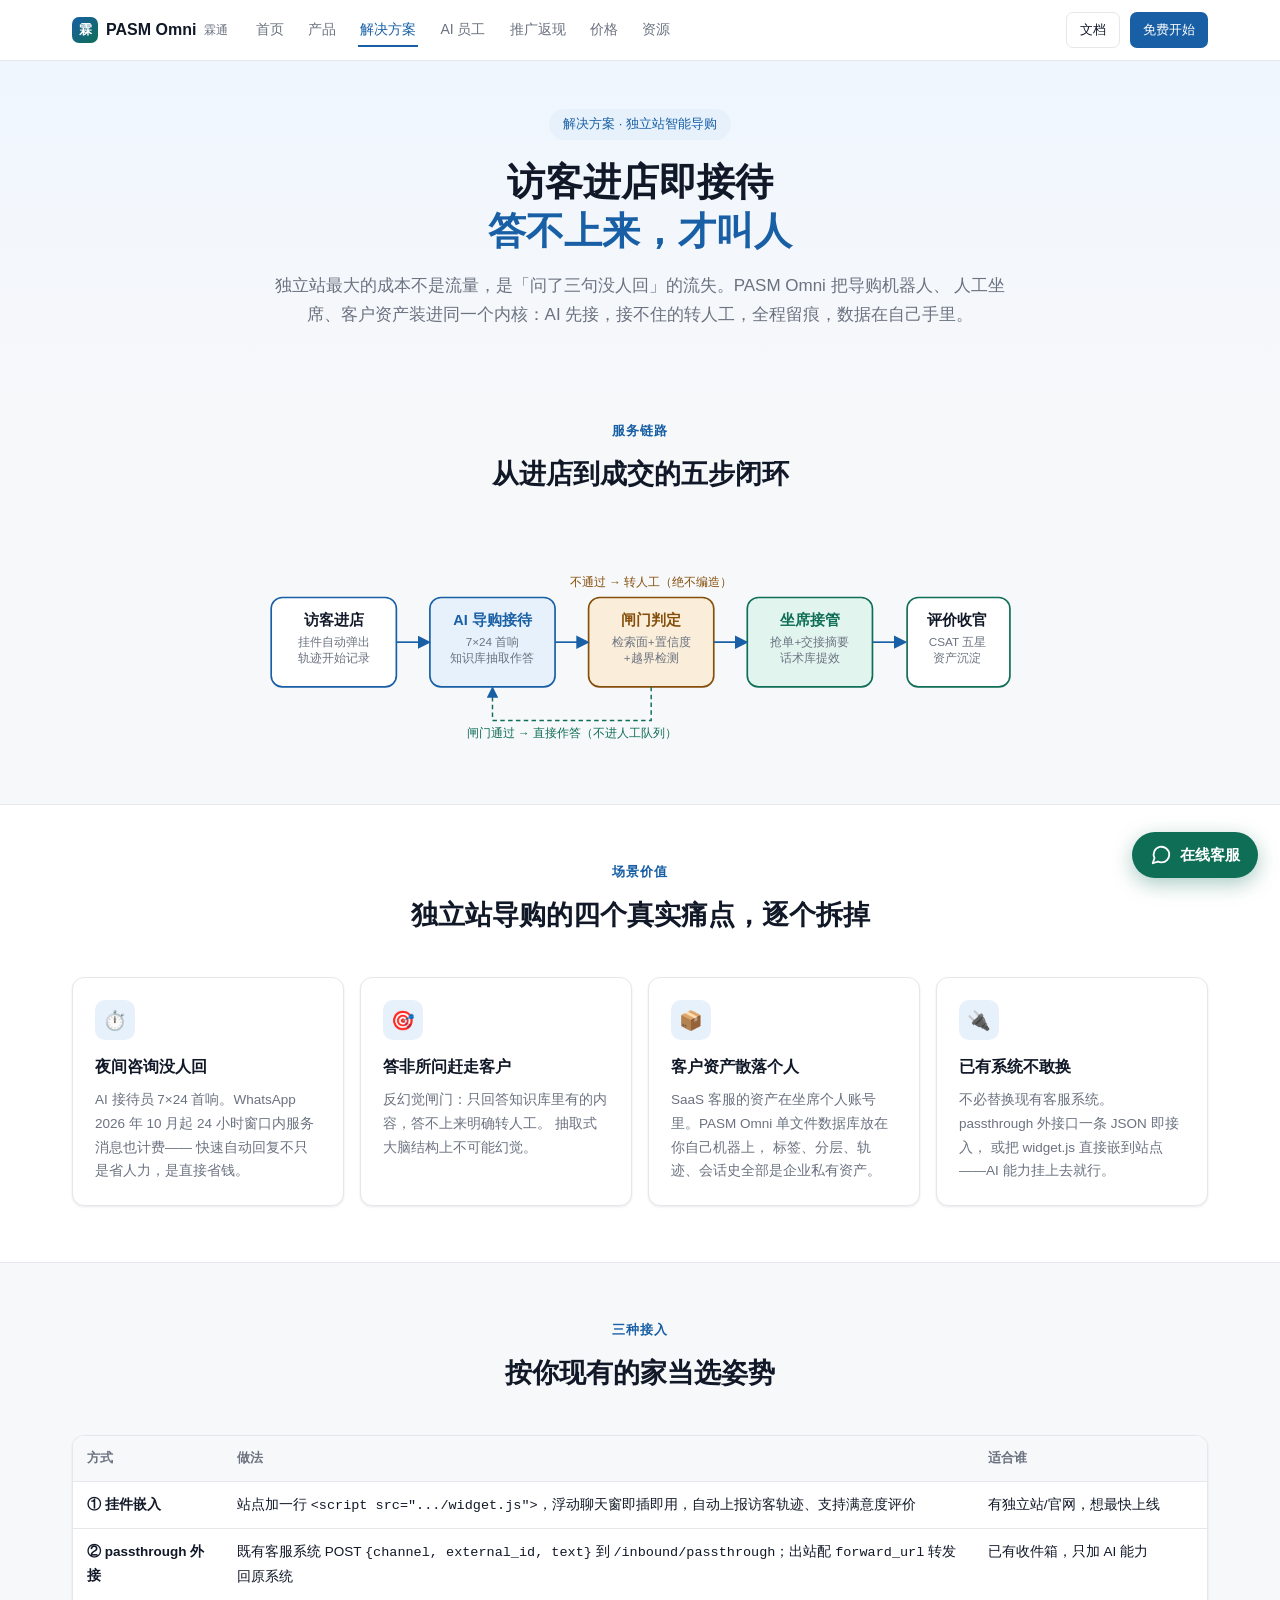
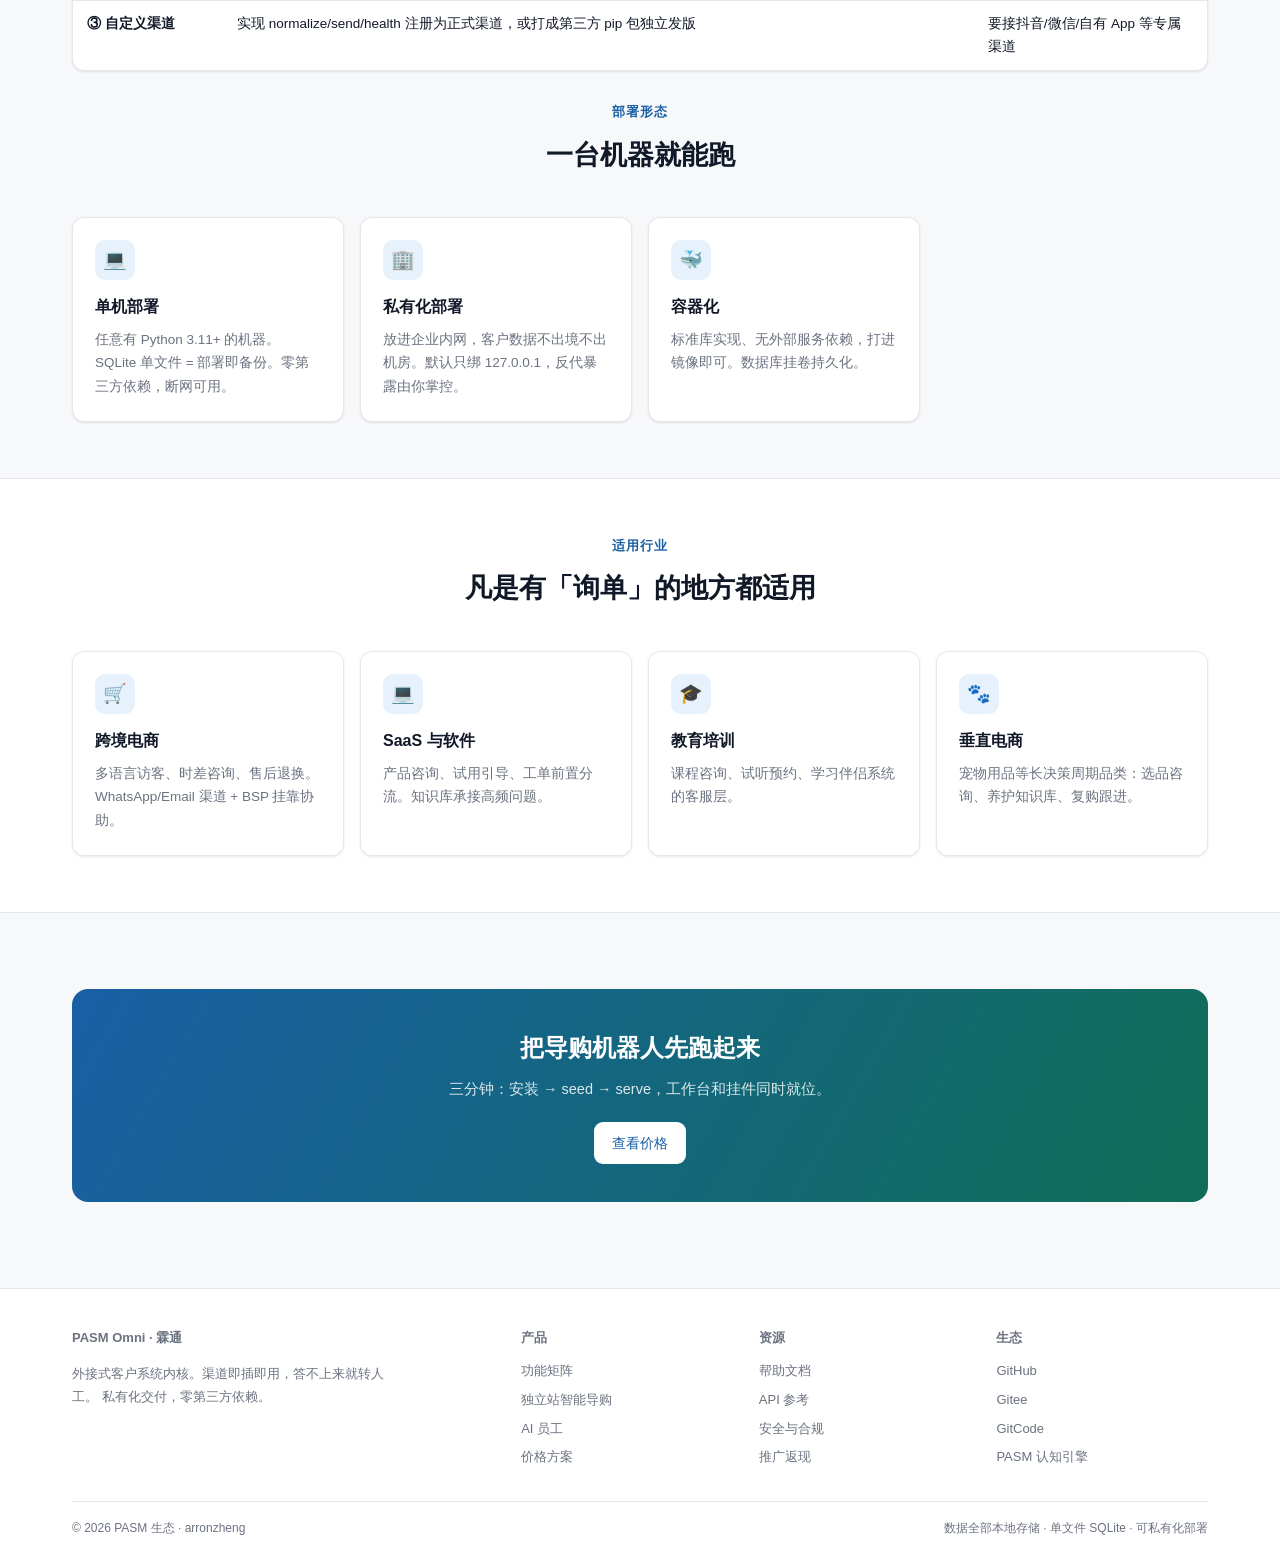
<file: solutions.html>
<!DOCTYPE html>
<html lang="zh-CN">
<head>
<meta charset="utf-8">
<meta name="viewport" content="width=device-width,initial-scale=1">
<title>解决方案 · 独立站智能导购 —— PASM Omni 霖通</title>
<meta name="description" content="独立站智能导购方案：访客进店挂件自动接待，AI 导购基于知识库作答，答不上转人工，坐席接管成交跟进。三种接入方式，支持私有化部署。">
<link rel="stylesheet" href="assets/site.css">
</head>
<body>

<nav class="nav">
  <div class="wrap">
    <a class="brand" href="index.html"><span class="logo">霖</span>PASM Omni <small>霖通</small></a>
    <div class="nav-links">
      <a href="index.html">首页</a>
      <a href="products.html">产品</a>
      <a href="solutions.html" class="on">解决方案</a>
      <a href="ai-agents.html">AI 员工</a>
      <a href="promotion.html">推广返现</a>
      <a href="pricing.html">价格</a>
      <a href="resources.html">资源</a>
    </div>
    <div class="nav-cta">
      <a class="btn ghost sm" href="resources.html">文档</a>
      <a class="btn sm" href="pricing.html">免费开始</a>
    </div>
  </div>
</nav>

<section class="hero" style="padding:48px 0 40px">
  <div class="wrap">
    <span class="kicker">解决方案 · 独立站智能导购</span>
    <h1>访客进店即接待<br><em>答不上来，才叫人</em></h1>
    <p class="sub">独立站最大的成本不是流量，是「问了三句没人回」的流失。PASM Omni 把导购机器人、
    人工坐席、客户资产装进同一个内核：AI 先接，接不住的转人工，全程留痕，数据在自己手里。</p>
  </div>
</section>

<section class="block" style="padding-top:24px">
  <div class="wrap">
    <div class="block-head">
      <div class="tag">服务链路</div>
      <h2>从进店到成交的五步闭环</h2>
    </div>

    <svg viewBox="0 0 680 190" style="width:100%;max-width:760px;display:block;margin:0 auto" xmlns="http://www.w3.org/2000/svg">
      <defs>
        <marker id="ah" markerWidth="8" markerHeight="8" refX="6" refY="4" orient="auto">
          <path d="M0,0 L8,4 L0,8 z" fill="#185FA5"/>
        </marker>
      </defs>
      <!-- 节点 -->
      <g font-family="inherit" text-anchor="middle">
        <rect x="10" y="55" width="112" height="80" rx="10" fill="#fff" stroke="#185FA5" stroke-width="1.5"/>
        <text x="66" y="80" font-size="13" font-weight="600" fill="#111827">访客进店</text>
        <text x="66" y="98" font-size="10.5" fill="#6B7280">挂件自动弹出</text>
        <text x="66" y="113" font-size="10.5" fill="#6B7280">轨迹开始记录</text>

        <rect x="152" y="55" width="112" height="80" rx="10" fill="#E6F1FB" stroke="#185FA5" stroke-width="1.5"/>
        <text x="208" y="80" font-size="13" font-weight="600" fill="#185FA5">AI 导购接待</text>
        <text x="208" y="98" font-size="10.5" fill="#6B7280">7×24 首响</text>
        <text x="208" y="113" font-size="10.5" fill="#6B7280">知识库抽取作答</text>

        <rect x="294" y="55" width="112" height="80" rx="10" fill="#FAEEDA" stroke="#854F0B" stroke-width="1.5"/>
        <text x="350" y="80" font-size="13" font-weight="600" fill="#854F0B">闸门判定</text>
        <text x="350" y="98" font-size="10.5" fill="#6B7280">检索面+置信度</text>
        <text x="350" y="113" font-size="10.5" fill="#6B7280">+越界检测</text>

        <rect x="436" y="55" width="112" height="80" rx="10" fill="#E1F5EE" stroke="#0F6E56" stroke-width="1.5"/>
        <text x="492" y="80" font-size="13" font-weight="600" fill="#0F6E56">坐席接管</text>
        <text x="492" y="98" font-size="10.5" fill="#6B7280">抢单+交接摘要</text>
        <text x="492" y="113" font-size="10.5" fill="#6B7280">话术库提效</text>

        <rect x="579" y="55" width="92" height="80" rx="10" fill="#fff" stroke="#0F6E56" stroke-width="1.5"/>
        <text x="624" y="80" font-size="13" font-weight="600" fill="#111827">评价收官</text>
        <text x="624" y="98" font-size="10.5" fill="#6B7280">CSAT 五星</text>
        <text x="624" y="113" font-size="10.5" fill="#6B7280">资产沉淀</text>

        <!-- 箭头 -->
        <line x1="122" y1="95" x2="150" y2="95" stroke="#185FA5" stroke-width="1.5" marker-end="url(#ah)"/>
        <line x1="264" y1="95" x2="292" y2="95" stroke="#185FA5" stroke-width="1.5" marker-end="url(#ah)"/>
        <line x1="406" y1="95" x2="434" y2="95" stroke="#185FA5" stroke-width="1.5" marker-end="url(#ah)"/>
        <line x1="548" y1="95" x2="576" y2="95" stroke="#185FA5" stroke-width="1.5" marker-end="url(#ah)"/>
        <!-- 回环：解决后回到 AI -->
        <path d="M 350 135 L 350 165 L 208 165 L 208 137" fill="none" stroke="#0F6E56" stroke-width="1.3" stroke-dasharray="4 3" marker-end="url(#ah)"/>
        <text x="279" y="180" font-size="10.5" fill="#0F6E56">闸门通过 → 直接作答（不进人工队列）</text>
        <text x="350" y="45" font-size="10.5" fill="#854F0B" text-anchor="middle">不通过 → 转人工（绝不编造）</text>
      </g>
    </svg>
  </div>
</section>

<section class="block alt">
  <div class="wrap">
    <div class="block-head">
      <div class="tag">场景价值</div>
      <h2>独立站导购的四个真实痛点，逐个拆掉</h2>
    </div>
    <div class="cards">
      <div class="card">
        <div class="icon">⏱️</div>
        <h3>夜间咨询没人回</h3>
        <p>AI 接待员 7×24 首响。WhatsApp 2026 年 10 月起 24 小时窗口内服务消息也计费——
        快速自动回复不只是省人力，是直接省钱。</p>
      </div>
      <div class="card">
        <div class="icon">🎯</div>
        <h3>答非所问赶走客户</h3>
        <p>反幻觉闸门：只回答知识库里有的内容，答不上来明确转人工。
        抽取式大脑结构上不可能幻觉。</p>
      </div>
      <div class="card">
        <div class="icon">📦</div>
        <h3>客户资产散落个人</h3>
        <p>SaaS 客服的资产在坐席个人账号里。PASM Omni 单文件数据库放在你自己机器上，
        标签、分层、轨迹、会话史全部是企业私有资产。</p>
      </div>
      <div class="card">
        <div class="icon">🔌</div>
        <h3>已有系统不敢换</h3>
        <p>不必替换现有客服系统。passthrough 外接口一条 JSON 即接入，
        或把 widget.js 直接嵌到站点——AI 能力挂上去就行。</p>
      </div>
    </div>
  </div>
</section>

<section class="block">
  <div class="wrap">
    <div class="block-head">
      <div class="tag">三种接入</div>
      <h2>按你现有的家当选姿势</h2>
    </div>
    <div class="tbl-wrap">
      <table>
        <thead><tr><th style="width:150px">方式</th><th>做法</th><th>适合谁</th></tr></thead>
        <tbody>
          <tr>
            <td><b>① 挂件嵌入</b></td>
            <td>站点加一行 <code>&lt;script src=".../widget.js"&gt;</code>，浮动聊天窗即插即用，自动上报访客轨迹、支持满意度评价</td>
            <td>有独立站/官网，想最快上线</td>
          </tr>
          <tr>
            <td><b>② passthrough 外接</b></td>
            <td>既有客服系统 POST <code>{channel, external_id, text}</code> 到 <code>/inbound/passthrough</code>；出站配 <code>forward_url</code> 转发回原系统</td>
            <td>已有收件箱，只加 AI 能力</td>
          </tr>
          <tr>
            <td><b>③ 自定义渠道</b></td>
            <td>实现 normalize/send/health 注册为正式渠道，或打成第三方 pip 包独立发版</td>
            <td>要接抖音/微信/自有 App 等专属渠道</td>
          </tr>
        </tbody>
      </table>
    </div>

    <div class="block-head mt30">
      <div class="tag">部署形态</div>
      <h2>一台机器就能跑</h2>
    </div>
    <div class="cards">
      <div class="card">
        <div class="icon">💻</div>
        <h3>单机部署</h3>
        <p>任意有 Python 3.11+ 的机器。SQLite 单文件 = 部署即备份。零第三方依赖，断网可用。</p>
      </div>
      <div class="card">
        <div class="icon">🏢</div>
        <h3>私有化部署</h3>
        <p>放进企业内网，客户数据不出境不出机房。默认只绑 127.0.0.1，反代暴露由你掌控。</p>
      </div>
      <div class="card">
        <div class="icon">🐳</div>
        <h3>容器化</h3>
        <p>标准库实现、无外部服务依赖，打进镜像即可。数据库挂卷持久化。</p>
      </div>
    </div>
  </div>
</section>

<section class="block alt">
  <div class="wrap">
    <div class="block-head">
      <div class="tag">适用行业</div>
      <h2>凡是有「询单」的地方都适用</h2>
    </div>
    <div class="cards">
      <div class="card"><div class="icon">🛒</div><h3>跨境电商</h3><p>多语言访客、时差咨询、售后退换。WhatsApp/Email 渠道 + BSP 挂靠协助。</p></div>
      <div class="card"><div class="icon">💻</div><h3>SaaS 与软件</h3><p>产品咨询、试用引导、工单前置分流。知识库承接高频问题。</p></div>
      <div class="card"><div class="icon">🎓</div><h3>教育培训</h3><p>课程咨询、试听预约、学习伴侣系统的客服层。</p></div>
      <div class="card"><div class="icon">🐾</div><h3>垂直电商</h3><p>宠物用品等长决策周期品类：选品咨询、养护知识库、复购跟进。</p></div>
    </div>
  </div>
</section>

<section class="block">
  <div class="wrap">
    <div class="cta-bar">
      <h2>把导购机器人先跑起来</h2>
      <p>三分钟：安装 → seed → serve，工作台和挂件同时就位。</p>
      <a class="btn" href="pricing.html">查看价格</a>
    </div>
  </div>
</section>

<footer>
  <div class="wrap">
    <div class="cols">
      <div>
        <h4>PASM Omni · 霖通</h4>
        <p class="about">外接式客户系统内核。渠道即插即用，答不上来就转人工。
        私有化交付，零第三方依赖。</p>
      </div>
      <div>
        <h4>产品</h4>
        <ul>
          <li><a href="products.html">功能矩阵</a></li>
          <li><a href="solutions.html">独立站智能导购</a></li>
          <li><a href="ai-agents.html">AI 员工</a></li>
          <li><a href="pricing.html">价格方案</a></li>
        </ul>
      </div>
      <div>
        <h4>资源</h4>
        <ul>
          <li><a href="resources.html">帮助文档</a></li>
          <li><a href="resources.html#api">API 参考</a></li>
          <li><a href="resources.html#security">安全与合规</a></li>
          <li><a href="promotion.html">推广返现</a></li>
        </ul>
      </div>
      <div>
        <h4>生态</h4>
        <ul>
          <li><a href="https://github.com/arronJack/pasm-omni" target="_blank" rel="noopener">GitHub</a></li>
          <li><a href="https://gitee.com/arronzheng/pasm-omni" target="_blank" rel="noopener">Gitee</a></li>
          <li><a href="https://gitcode.com/arronzheng/pasm-omni" target="_blank" rel="noopener">GitCode</a></li>
          <li><a href="ai-agents.html#pasm">PASM 认知引擎</a></li>
        </ul>
      </div>
    </div>
    <div class="copy">
      <span>© 2026 PASM 生态 · arronzheng</span>
      <span>数据全部本地存储 · 单文件 SQLite · 可私有化部署</span>
    </div>
  </div>
</footer>


<!-- PASM Omni 客服接入挂件（打开即聊，参考 SaleSmartly 浮动客服） -->
<div id="pasmCsWidget">
  <div id="pasmCsPanel" class="pasm-cs-panel" hidden>
    <div class="pasm-cs-head">
      <div>
        <div class="pasm-cs-title">PASM Omni &middot; 在线客服</div>
        <div class="pasm-cs-sub2" id="pasmCsMode">演示模式</div>
      </div>
      <button id="pasmCsClose" class="pasm-cs-x" aria-label="关闭">&times;</button>
    </div>
    <div class="pasm-cs-chat" id="pasmCsMsgs"></div>
    <div class="pasm-cs-quick" id="pasmCsQuick"></div>
    <div class="pasm-cs-inputrow">
      <input id="pasmCsText" type="text" placeholder="输入消息，回车发送&hellip;" autocomplete="off">
      <button id="pasmCsSend">发送</button>
    </div>
    <div class="pasm-cs-foot">由 PASM Omni 霖通驱动 &middot; 私有化部署</div>
  </div>
  <button id="pasmCsBtn" class="pasm-cs-btn" aria-label="在线客服">
    <svg viewBox="0 0 24 24" width="22" height="22" fill="none" stroke="currentColor" stroke-width="2" stroke-linecap="round" stroke-linejoin="round"><path d="M21 11.5a8.38 8.38 0 0 1-8.5 8.5 8.5 8.5 0 0 1-3.8-.9L3 21l1.9-5.7A8.5 8.5 0 1 1 21 11.5z"/></svg>
    <span>在线客服</span>
  </button>
</div>
<style>
  #pasmCsWidget{position:fixed;right:22px;bottom:22px;z-index:9999;font-family:-apple-system,BlinkMacSystemFont,"Segoe UI","PingFang SC","Microsoft YaHei",sans-serif}
  .pasm-cs-btn{display:flex;align-items:center;gap:8px;background:#0F6E56;color:#fff;border:none;border-radius:28px;padding:12px 18px;font-size:15px;font-weight:600;cursor:pointer;box-shadow:0 6px 20px rgba(15,110,86,.35);transition:transform .15s,box-shadow .15s}
  .pasm-cs-btn:hover{transform:translateY(-2px);box-shadow:0 10px 26px rgba(15,110,86,.45)}
  .pasm-cs-panel{position:absolute;right:0;bottom:66px;width:344px;max-width:92vw;height:470px;max-height:78vh;display:flex;flex-direction:column;background:#fff;border:1px solid #e6e8eb;border-radius:16px;box-shadow:0 16px 48px rgba(17,24,39,.18);overflow:hidden}
  .pasm-cs-head{display:flex;align-items:center;justify-content:space-between;padding:12px 16px;background:#0F6E56;color:#fff}
  .pasm-cs-title{font-weight:700;font-size:15px}
  .pasm-cs-sub2{font-size:11px;opacity:.85;margin-top:2px}
  .pasm-cs-x{background:none;border:none;color:#fff;font-size:22px;line-height:1;cursor:pointer}
  .pasm-cs-chat{flex:1;overflow-y:auto;padding:14px;background:#f7f8f9;display:flex;flex-direction:column;gap:10px}
  .pcs-b{max-width:82%;padding:9px 12px;border-radius:12px;font-size:14px;line-height:1.55;white-space:pre-wrap;word-break:break-word}
  .pcs-c{align-self:flex-end;background:#0F6E56;color:#fff;border-bottom-right-radius:4px}
  .pcs-a{align-self:flex-start;background:#fff;border:1px solid #e5e7eb;border-bottom-left-radius:4px}
  .pcs-s{align-self:center;font-size:11px;color:#8a929c;background:#eef0f2;padding:4px 10px;border-radius:10px}
  .pcs-typing{align-self:flex-start;font-size:12px;color:#8a929c;padding:4px 10px}
  .pasm-cs-quick{display:flex;flex-wrap:wrap;gap:6px;padding:10px 12px 0;border-top:1px solid #f0f1f3;background:#fff}
  .pasm-cs-quick button{border:1px solid #d7e3dd;background:#f3f6f5;color:#0F6E56;border-radius:14px;padding:5px 10px;font-size:12px;cursor:pointer}
  .pasm-cs-quick button:hover{background:#e3efe9}
  .pasm-cs-inputrow{display:flex;gap:8px;padding:10px 12px;background:#fff}
  .pasm-cs-inputrow input{flex:1;border:1px solid #d1d5db;border-radius:8px;padding:8px 10px;font-size:14px;font-family:inherit;outline:none}
  .pasm-cs-inputrow input:focus{border-color:#0F6E56}
  .pasm-cs-inputrow button{background:#0F6E56;color:#fff;border:none;border-radius:8px;padding:0 16px;font-size:14px;cursor:pointer;white-space:nowrap}
  .pasm-cs-inputrow button:disabled{background:#b0b7c3;cursor:not-allowed}
  .pasm-cs-foot{padding:0 12px 10px;font-size:11px;color:#aab0b8;background:#fff;text-align:center}
  [hidden]{display:none!important}
  @media(max-width:520px){#pasmCsWidget{right:14px;bottom:14px}.pasm-cs-panel{width:300px;height:420px}}
</style>
<script>
(function () {
  // ===== 接入配置：部署 pasm-omni 服务后，把地址填在这里即变为真实客服 =====
  var PASM_API = ""; // 例如 "https://omni.example.com"（留空 = 演示模式）
  var btn = document.getElementById("pasmCsBtn"),
      panel = document.getElementById("pasmCsPanel"),
      x = document.getElementById("pasmCsClose"),
      box = document.getElementById("pasmCsMsgs"),
      quick = document.getElementById("pasmCsQuick"),
      input = document.getElementById("pasmCsText"),
      send = document.getElementById("pasmCsSend"),
      mode = document.getElementById("pasmCsMode");
  if (!btn) return;

  // 访客身份：localStorage 记住，避免每次刷新都是新客户
  var KEY = "pasm_omni_visitor";
  var visitor;
  try { visitor = JSON.parse(localStorage.getItem(KEY) || "null"); } catch (e) {}
  if (!visitor) {
    visitor = { id: "v" + Math.random().toString(36).slice(2, 10) + Date.now().toString(36).slice(-4) };
    try { localStorage.setItem(KEY, JSON.stringify(visitor)); } catch (e) {}
  }

  var sending = false, greeted = false;

  function esc(s) {
    return String(s == null ? "" : s).replace(/[&<>"]/g, function (c) {
      return { "&": "&amp;", "<": "&lt;", ">": "&gt;", '"': "&quot;" }[c];
    });
  }
  function bubble(text, who) {
    var d = document.createElement("div");
    d.className = "pcs-b pcs-" + who;
    d.textContent = text;
    box.appendChild(d);
    box.scrollTop = 1e9;
    return d;
  }
  function notice(text) {
    var d = document.createElement("div");
    d.className = "pcs-s";
    d.textContent = text;
    box.appendChild(d);
    box.scrollTop = 1e9;
  }
  function typingOn() {
    var d = document.createElement("div");
    d.className = "pcs-typing";
    d.textContent = "对方正在输入…";
    box.appendChild(d);
    box.scrollTop = 1e9;
    return d;
  }

  // ===== 常见问题快选 =====
  var QUICK = [
    "价格是多少？",
    "支持哪些渠道？",
    "怎么私有化部署？",
    "AI 会不会乱答？",
    "转人工"
  ];
  QUICK.forEach(function (q) {
    var b = document.createElement("button");
    b.textContent = q;
    b.onclick = function () { input.value = q; doSend(); };
    quick.appendChild(b);
  });

  // ===== 演示模式 FAQ（本地应答，不经过网络；真实模式由服务端大脑应答） =====
  var FAQ = [
    { k: ["价格", "多少钱", "费用", "收费", "版本"], a: "PASM Omni 价格：\n· 免费版（自托管）¥0\n· 团队版 ¥148/年\n· 企业版 ¥1,880/年\n详见价格页：<a href='pricing.html' style='color:#0F6E56'>pricing.html</a>（当前为演示模式，配置 API 地址后由真实系统应答）" },
    { k: ["渠道", "接入", "微信", "企微", "飞书", "钉钉", "telegram", "email", "line"], a: "内置 10 个渠道：webchat 网页挂件、Email、Telegram、Passthrough、企业微信、微信客服、WhatsApp、Line、飞书、钉钉。挂件一行 <script> 即可嵌入任何站点，访客打开就能聊。" },
    { k: ["部署", "私有化", "安装", "自托管", "依赖"], a: "纯 Python 标准库实现（sqlite3/http.server/hashlib/json），Python 3.11+ 即可运行，SQLite 单文件存储，数据不出自己的机器。\n启动：python -m pasm_omni.cli serve --port 8770" },
    { k: ["乱答", "幻觉", "准确", "靠谱", "答错"], a: "两层保险：① 反幻觉相关性闸门——知识库够不着就明说答不上来，不编造；② 确定性规则引擎——关键词/条件命中的答复不经过大模型，不可能幻觉。" },
    { k: ["人工", "转人工", "坐席"], a: "演示模式无法真正转人工。真实部署后：识别到客诉/高危/规则命中即自动转人工，坐席在工作台接管，会话全程留痕。" },
    { k: ["试用", "测试", "demo"], a: "可以。免费版支持完整自托管；需要实施服务或定制可联系我们（页面底部有联系方式）。" }
  ];

  function demoAnswer(text) {
    var t = text.toLowerCase();
    for (var i = 0; i < FAQ.length; i++) {
      for (var j = 0; j < FAQ[i].k.length; j++) {
        if (t.indexOf(FAQ[i].k[j]) >= 0) return FAQ[i].a;
      }
    }
    return "这里是演示应答 🦉\n真实部署后，这个问题会由 PASM Omni 的客服系统回答：先查知识库（反幻觉闸门把关），答不上来会转人工。\n想了解价格、渠道或部署方式，可以点下面的常见问题。";
  }

  function doSend() {
    var text = (input.value || "").trim();
    if (!text || sending) return;
    sending = true;
    send.disabled = true;
    bubble(text, "c");
    input.value = "";
    var tp = typingOn();

    function done() {
      if (tp && tp.parentNode) tp.parentNode.removeChild(tp);
      sending = false;
      send.disabled = false;
      input.focus();
    }

    if (PASM_API) {
      // ===== 真实模式：与官方 widget.js 同协议 =====
      fetch(PASM_API + "/api/chat", {
        method: "POST",
        headers: { "Content-Type": "application/json" },
        body: JSON.stringify({ channel: "webchat", external_id: visitor.id, text: text })
      }).then(function (r) { return r.json(); }).then(function (r) {
        done();
        if (r && r.reply) {
          bubble(r.reply, "a");
          if (r.action === "handoff") notice("已转人工，坐席稍后回复");
        } else if (r && r.error) {
          notice("发送失败：" + r.error);
        } else {
          notice("服务未返回应答，请稍后重试");
        }
      }).catch(function () {
        done();
        notice("网络异常：服务暂不可达（演示模式下仅本地应答）");
      });
    } else {
      // ===== 演示模式：本地 FAQ =====
      setTimeout(function () {
        done();
        var a = demoAnswer(text);
        var d = document.createElement("div");
        d.className = "pcs-b pcs-a";
        d.innerHTML = esc(a).replace(/\n/g, "<br>").replace(
          /&lt;a href='([^']+)' style='color:#0F6E56'&gt;([^&]+)&lt;\/a&gt;/g,
          "<a href='$1' style='color:#0F6E56'>$2</a>");
        box.appendChild(d);
        box.scrollTop = 1e9;
      }, 450);
    }
  }

  btn.onclick = function () {
    panel.hidden = !panel.hidden;
    if (!panel.hidden) {
      if (!greeted) {
        greeted = true;
        bubble("您好 👋 欢迎了解 PASM Omni 霖通——外接式客户系统内核。\n有什么可以帮您？", "a");
        mode.textContent = PASM_API ? "在线" : "演示模式";
      }
      input.focus();
    }
  };
  if (x) x.onclick = function () { panel.hidden = true; };
  send.onclick = doSend;
  input.onkeydown = function (e) {
    if (e.key === "Enter") { e.preventDefault(); doSend(); }
  };
})();
</script></body>
</html>
</file>
<file: assets/site.css>
/* PASM Omni · 官网共享样式（浅色主题 / 零依赖 / 响应式） */
:root{
  --bg:#F7F8FA; --card:#FFFFFF; --line:#E5E7EB; --txt:#111827; --sub:#6B7280;
  --blue:#185FA5; --blue-d:#0C447C; --blue-l:#E6F1FB;
  --teal:#0F6E56; --teal-l:#E1F5EE;
  --amber:#854F0B; --amber-l:#FAEEDA;
  --red:#A32D2D; --red-l:#FCEBEB;
  --radius:12px;
  --shadow:0 1px 3px rgba(16,24,40,.06),0 1px 2px rgba(16,24,40,.04);
}
*{box-sizing:border-box}
html{scroll-behavior:smooth}
body{margin:0;font:15px/1.75 -apple-system,BlinkMacSystemFont,"Segoe UI","PingFang SC","Hiragino Sans GB","Microsoft YaHei",sans-serif;
  background:var(--bg);color:var(--txt);-webkit-font-smoothing:antialiased}
a{color:var(--blue);text-decoration:none}
a:hover{text-decoration:underline}
img{max-width:100%}
.wrap{max-width:1180px;margin:0 auto;padding:0 22px}

/* ---------- 导航 ---------- */
.nav{background:var(--card);border-bottom:1px solid var(--line);position:sticky;top:0;z-index:100}
.nav .wrap{display:flex;align-items:center;gap:26px;height:60px}
.brand{font-weight:600;font-size:16px;color:var(--txt);display:flex;align-items:center;gap:8px;white-space:nowrap}
.brand:hover{text-decoration:none}
.brand .logo{width:26px;height:26px;border-radius:7px;background:linear-gradient(135deg,#185FA5,#0F6E56);
  color:#fff;display:inline-flex;align-items:center;justify-content:center;font-size:13px;font-weight:700}
.brand small{color:var(--sub);font-weight:400;font-size:12px}
.nav-links{display:flex;gap:20px;flex:1;overflow-x:auto}
.nav-links a{color:var(--sub);font-size:14px;white-space:nowrap;padding:4px 2px}
.nav-links a:hover{color:var(--blue);text-decoration:none}
.nav-links a.on{color:var(--blue);font-weight:500;border-bottom:2px solid var(--blue)}
.nav-cta{display:flex;gap:10px}
@media(max-width:900px){.nav-links{display:none}.nav .wrap{justify-content:space-between}}

/* ---------- 按钮 ---------- */
.btn{display:inline-flex;align-items:center;gap:6px;background:var(--blue);color:#fff;
  border:none;border-radius:9px;padding:9px 18px;font:inherit;font-size:14px;cursor:pointer;
  transition:background .15s}
.btn:hover{background:var(--blue-d);text-decoration:none}
.btn.ghost{background:#fff;color:var(--txt);border:1px solid var(--line)}
.btn.ghost:hover{background:var(--bg)}
.btn.teal{background:var(--teal)}
.btn.teal:hover{background:#0A563F}
.btn.sm{padding:6px 13px;font-size:13px;border-radius:7px}

/* ---------- Hero ---------- */
.hero{background:linear-gradient(180deg,#EFF6FE 0%,var(--bg) 100%);padding:64px 0 54px;text-align:center}
.hero .kicker{display:inline-block;background:var(--blue-l);color:var(--blue);font-size:13px;
  padding:4px 14px;border-radius:20px;margin-bottom:18px}
.hero h1{font-size:38px;line-height:1.3;margin:0 0 14px;font-weight:700}
.hero h1 em{font-style:normal;color:var(--blue)}
.hero p.sub{font-size:17px;color:var(--sub);max-width:760px;margin:0 auto 26px}
.hero .cta{display:flex;gap:12px;justify-content:center;flex-wrap:wrap;margin-bottom:34px}
.hero .code{background:#0F172A;color:#E2E8F0;border-radius:10px;padding:14px 20px;font-size:13px;
  font-family:ui-monospace,SFMono-Regular,Consolas,monospace;display:inline-block;text-align:left;
  line-height:1.9;box-shadow:var(--shadow)}
.hero .code .c{color:#64748B}
.hero .code .g{color:#4ADE80}
@media(max-width:640px){.hero h1{font-size:28px}}

/* ---------- 双版本徽章 ---------- */
.editions{display:grid;grid-template-columns:1fr 1fr;gap:14px;max-width:760px;margin:34px auto 0}
@media(max-width:640px){.editions{grid-template-columns:1fr}}
.edition{background:var(--card);border:1px solid var(--line);border-radius:var(--radius);
  padding:16px 18px;text-align:left}
.edition h3{margin:0 0 6px;font-size:15px;display:flex;align-items:center;gap:8px}
.edition p{margin:0;font-size:13px;color:var(--sub)}
.pill{font-size:11px;padding:2px 8px;border-radius:9px;font-weight:500}
.pill.free{background:var(--teal-l);color:var(--teal)}
.pill.oss{background:var(--blue-l);color:var(--blue)}
.pill.pay{background:var(--amber-l);color:var(--amber)}

/* ---------- 数据条 ---------- */
.stats{background:var(--card);border-top:1px solid var(--line);border-bottom:1px solid var(--line);padding:26px 0}
.stats .wrap{display:grid;grid-template-columns:repeat(4,1fr);gap:18px;text-align:center}
.stats .n{font-size:26px;font-weight:700;color:var(--blue)}
.stats .l{font-size:13px;color:var(--sub)}
@media(max-width:640px){.stats .wrap{grid-template-columns:repeat(2,1fr)}}

/* ---------- 区块 ---------- */
section.block{padding:56px 0}
section.alt{background:var(--card);border-top:1px solid var(--line);border-bottom:1px solid var(--line)}
.block-head{text-align:center;max-width:720px;margin:0 auto 38px}
.block-head .tag{color:var(--blue);font-size:13px;font-weight:600;letter-spacing:.06em}
.block-head h2{font-size:27px;margin:8px 0 10px}
.block-head p{color:var(--sub);margin:0}

/* ---------- 卡片 ---------- */
.cards{display:grid;grid-template-columns:repeat(4,1fr);gap:16px}
@media(max-width:1000px){.cards{grid-template-columns:repeat(2,1fr)}}
@media(max-width:560px){.cards{grid-template-columns:1fr}}
.card{background:var(--card);border:1px solid var(--line);border-radius:var(--radius);
  padding:22px;box-shadow:var(--shadow)}
.card .icon{width:40px;height:40px;border-radius:10px;background:var(--blue-l);color:var(--blue);
  display:flex;align-items:center;justify-content:center;font-size:19px;margin-bottom:13px}
.card h3{margin:0 0 7px;font-size:16px}
.card p{margin:0;font-size:13.5px;color:var(--sub)}
.card .tags{margin-top:11px}
.card .tags span{display:inline-block;font-size:11px;background:var(--bg);border:1px solid var(--line);
  color:var(--sub);border-radius:6px;padding:1px 7px;margin:0 4px 4px 0}

/* ---------- 表格 ---------- */
.tbl-wrap{overflow-x:auto;background:var(--card);border:1px solid var(--line);
  border-radius:var(--radius);box-shadow:var(--shadow)}
table{width:100%;border-collapse:collapse;font-size:13.5px;min-width:640px}
th{background:var(--bg);text-align:left;padding:11px 14px;font-weight:600;font-size:13px;
  color:var(--sub);border-bottom:1px solid var(--line);white-space:nowrap}
td{padding:11px 14px;border-bottom:1px solid var(--line);vertical-align:top}
tr:last-child td{border-bottom:none}
tr:hover td{background:#FAFBFD}
td .grp{font-weight:600;color:var(--sub);font-size:12px}
.yes{color:var(--teal);font-weight:600}
.no{color:#9CA3AF}
.plan{color:var(--amber);font-size:12px}

/* ---------- 步骤 ---------- */
.steps{display:grid;grid-template-columns:repeat(4,1fr);gap:16px;counter-reset:step}
@media(max-width:900px){.steps{grid-template-columns:repeat(2,1fr)}}
@media(max-width:520px){.steps{grid-template-columns:1fr}}
.step{background:var(--card);border:1px solid var(--line);border-radius:var(--radius);padding:20px;position:relative}
.step .no{width:30px;height:30px;border-radius:50%;background:var(--blue);color:#fff;font-weight:600;
  display:flex;align-items:center;justify-content:center;font-size:14px;margin-bottom:12px}
.step h3{margin:0 0 6px;font-size:15px}
.step p{margin:0;font-size:13px;color:var(--sub)}

/* ---------- 流程/架构图 ---------- */
.flow{display:flex;align-items:stretch;gap:0;flex-wrap:wrap;justify-content:center;margin:26px 0}
.flow .node{background:var(--card);border:1.5px solid var(--blue);border-radius:10px;
  padding:12px 16px;font-size:13px;text-align:center;min-width:130px;position:relative}
.flow .node b{display:block;font-size:13.5px}
.flow .node span{color:var(--sub);font-size:12px}
.flow .arr{align-self:center;color:var(--blue);font-size:20px;padding:0 8px;font-weight:700}

/* ---------- FAQ ---------- */
.faq{max-width:820px;margin:0 auto}
.faq details{background:var(--card);border:1px solid var(--line);border-radius:10px;
  margin-bottom:10px;padding:0 18px}
.faq summary{cursor:pointer;padding:14px 0;font-weight:500;font-size:14.5px;list-style:none}
.faq summary::before{content:"Q";color:var(--blue);font-weight:700;margin-right:9px}
.faq details[open] summary{border-bottom:1px solid var(--line)}
.faq .a{padding:13px 0;font-size:13.5px;color:var(--sub)}
.faq .a::before{content:"A";color:var(--teal);font-weight:700;margin-right:9px}

/* ---------- 价格 ---------- */
.plans{display:grid;grid-template-columns:repeat(4,1fr);gap:16px;align-items:stretch}
@media(max-width:1000px){.plans{grid-template-columns:repeat(2,1fr)}}
@media(max-width:560px){.plans{grid-template-columns:1fr}}
.plan-card{background:var(--card);border:1px solid var(--line);border-radius:14px;padding:24px;
  display:flex;flex-direction:column;position:relative}
.plan-card.hot{border:2px solid var(--blue);box-shadow:0 8px 28px rgba(24,95,165,.12)}
.plan-card .ribbon{position:absolute;top:-11px;left:50%;transform:translateX(-50%);
  background:var(--blue);color:#fff;font-size:11px;padding:2px 12px;border-radius:10px;white-space:nowrap}
.plan-card h3{margin:0 0 3px;font-size:17px}
.plan-card .for{font-size:12px;color:var(--sub);min-height:34px}
.plan-card .price{font-size:32px;font-weight:700;margin:12px 0 2px}
.plan-card .price small{font-size:13px;font-weight:400;color:var(--sub)}
.plan-card .per{font-size:12px;color:var(--sub);margin-bottom:16px}
.plan-card ul{list-style:none;margin:0 0 20px;padding:0;flex:1}
.plan-card li{font-size:13px;padding:5px 0;border-bottom:1px dashed var(--line);color:var(--txt)}
.plan-card li::before{content:"✓";color:var(--teal);margin-right:7px;font-weight:700}
.plan-card li.off{color:#9CA3AF}
.plan-card li.off::before{content:"—";color:#9CA3AF}
.toggle{display:inline-flex;background:var(--card);border:1px solid var(--line);border-radius:9px;
  padding:3px;gap:2px;margin-bottom:26px}
.toggle button{border:none;background:none;font:inherit;font-size:13px;padding:6px 16px;
  border-radius:7px;cursor:pointer;color:var(--sub)}
.toggle button.on{background:var(--blue);color:#fff}

/* ---------- 返现计算器 ---------- */
.calc{background:var(--card);border:1px solid var(--line);border-radius:14px;padding:26px;
  max-width:560px;margin:0 auto;box-shadow:var(--shadow)}
.calc label{display:block;font-size:13px;color:var(--sub);margin:12px 0 5px}
.calc input,.calc select{width:100%;font:inherit;font-size:14px;padding:9px 11px;
  border:1px solid #D1D5DB;border-radius:8px;outline:none}
.calc .out{margin-top:18px;background:var(--teal-l);border-radius:10px;padding:16px;text-align:center}
.calc .out .big{font-size:30px;font-weight:700;color:var(--teal)}
.calc .out .row{display:flex;justify-content:space-around;font-size:12.5px;color:var(--sub);margin-top:8px}

/* ---------- 资源卡 ---------- */
.res-grid{display:grid;grid-template-columns:repeat(3,1fr);gap:16px}
@media(max-width:900px){.res-grid{grid-template-columns:1fr}}
.res-card{background:var(--card);border:1px solid var(--line);border-radius:var(--radius);padding:22px}
.res-card h3{margin:0 0 10px;font-size:16px;display:flex;align-items:center;gap:8px}
.res-card ul{margin:0;padding-left:18px;font-size:13.5px}
.res-card li{margin:6px 0}
.res-card .doc{font-family:ui-monospace,Consolas,monospace;font-size:12px;background:var(--bg);
  border:1px solid var(--line);border-radius:5px;padding:0 5px}

/* ---------- 代码块 ---------- */
pre.code{background:#0F172A;color:#E2E8F0;border-radius:10px;padding:16px 18px;font-size:12.5px;
  font-family:ui-monospace,SFMono-Regular,Consolas,monospace;line-height:1.8;overflow-x:auto}
pre.code .cm{color:#64748B}
pre.code .kw{color:#7DD3FC}
pre.code .st{color:#86EFAC}

/* ---------- CTA 条 ---------- */
.cta-bar{background:linear-gradient(120deg,#185FA5,#0F6E56);border-radius:16px;padding:38px;
  text-align:center;color:#fff;margin:20px 0}
.cta-bar h2{margin:0 0 8px;font-size:24px}
.cta-bar p{margin:0 0 20px;opacity:.85;font-size:14.5px}
.cta-bar .btn{background:#fff;color:var(--blue)}
.cta-bar .btn:hover{background:#EFF6FE}

/* ---------- 页脚 ---------- */
footer{background:var(--card);border-top:1px solid var(--line);padding:38px 0 26px;margin-top:10px}
footer .cols{display:grid;grid-template-columns:2fr 1fr 1fr 1fr;gap:26px}
@media(max-width:800px){footer .cols{grid-template-columns:1fr 1fr}}
footer h4{margin:0 0 10px;font-size:13px;color:var(--sub)}
footer ul{list-style:none;margin:0;padding:0}
footer li{margin:6px 0;font-size:13px}
footer li a{color:var(--sub)}
footer li a:hover{color:var(--blue)}
footer .about{font-size:13px;color:var(--sub);max-width:320px}
footer .copy{margin-top:26px;padding-top:16px;border-top:1px solid var(--line);
  font-size:12px;color:var(--sub);display:flex;justify-content:space-between;flex-wrap:wrap;gap:8px}

/* ---------- 工具类 ---------- */
.center{text-align:center}
.mt20{margin-top:20px}.mt30{margin-top:30px}
.note{background:var(--amber-l);color:var(--amber);border-radius:9px;padding:11px 15px;
  font-size:13px;margin:16px 0}
.good{background:var(--teal-l);color:var(--teal);border-radius:9px;padding:11px 15px;
  font-size:13px;margin:16px 0}
.grid2{display:grid;grid-template-columns:1fr 1fr;gap:22px;align-items:center}
@media(max-width:800px){.grid2{grid-template-columns:1fr}}
.check-list{list-style:none;margin:0;padding:0}
.check-list li{padding:6px 0 6px 26px;position:relative;font-size:14px}
.check-list li::before{content:"✓";position:absolute;left:0;color:var(--teal);font-weight:700}
.vs{display:grid;grid-template-columns:1fr 1fr;gap:16px}
@media(max-width:700px){.vs{grid-template-columns:1fr}}
.vs .col{background:var(--card);border:1px solid var(--line);border-radius:var(--radius);padding:20px}
.vs .col h3{margin:0 0 10px;font-size:15px}
.vs .col.us{border-color:var(--teal)}
.vs .col.them{border-color:#D1D5DB}

/* ---------- 界面预览（真实截图） ---------- */
.shots{display:grid;grid-template-columns:1fr 1fr;gap:22px}
@media(max-width:860px){.shots{grid-template-columns:1fr}}
.shot{margin:0;border:1px solid var(--line);border-radius:12px;overflow:hidden;background:#fff;
  box-shadow:0 1px 2px rgba(16,24,40,.05)}
.shot .bar{height:26px;background:#F7F8FA;border-bottom:1px solid var(--line);
  display:flex;align-items:center;gap:5px;padding:0 10px}
.shot .bar i{width:8px;height:8px;border-radius:50%;background:#E4E7EC;display:block}
.shot img{display:block;width:100%;height:auto}
.shot figcaption{padding:10px 14px;font-size:13px;color:var(--sub);line-height:1.6}
.shot figcaption b{color:var(--txt)}
</file>
